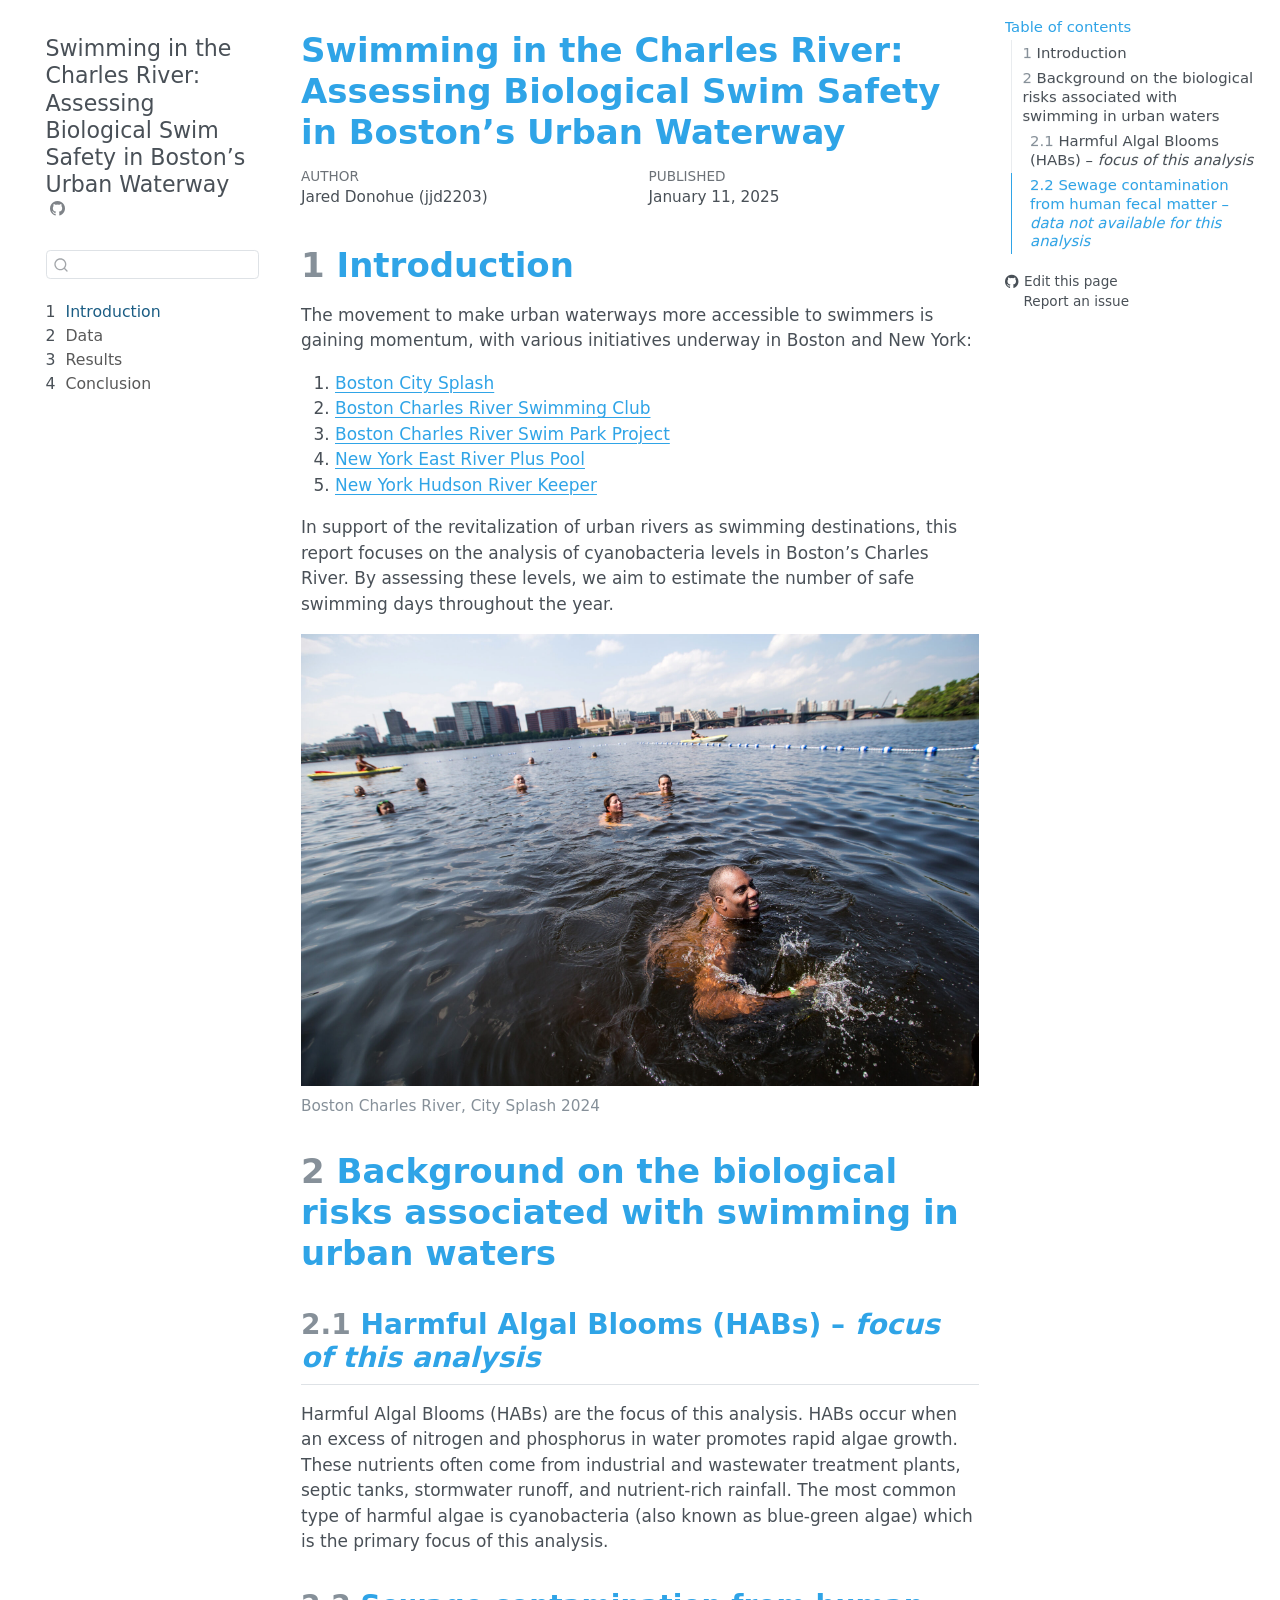
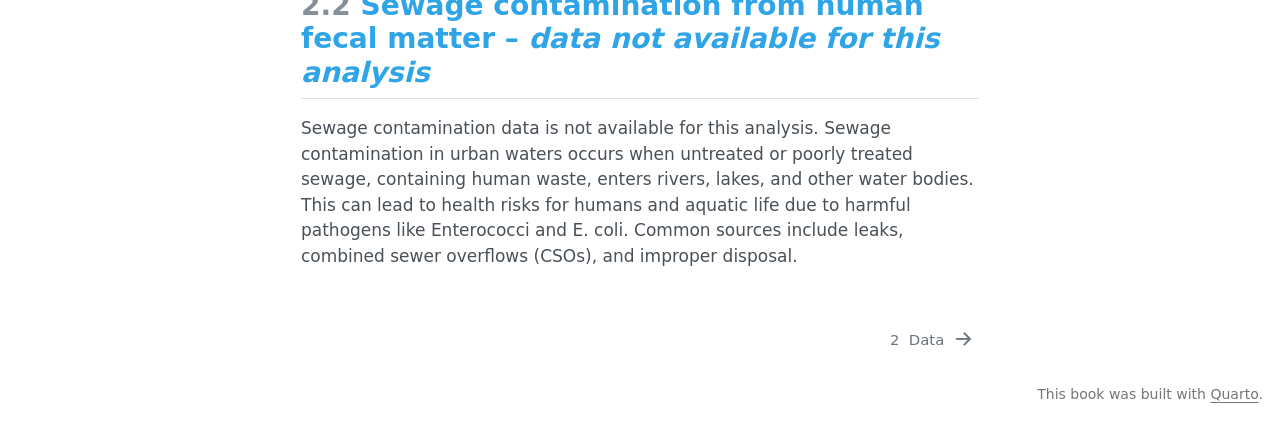
<file: docs/index.html>
<!DOCTYPE html>
<html xmlns="http://www.w3.org/1999/xhtml" lang="en" xml:lang="en"><head>

<meta charset="utf-8">
<meta name="generator" content="quarto-1.5.57">

<meta name="viewport" content="width=device-width, initial-scale=1.0, user-scalable=yes">

<meta name="author" content="Jared Donohue (jjd2203)">
<meta name="dcterms.date" content="2025-01-11">

<title>Swimming in the Charles River: Assessing Biological Swim Safety in Boston’s Urban Waterway</title>
<style>
code{white-space: pre-wrap;}
span.smallcaps{font-variant: small-caps;}
div.columns{display: flex; gap: min(4vw, 1.5em);}
div.column{flex: auto; overflow-x: auto;}
div.hanging-indent{margin-left: 1.5em; text-indent: -1.5em;}
ul.task-list{list-style: none;}
ul.task-list li input[type="checkbox"] {
  width: 0.8em;
  margin: 0 0.8em 0.2em -1em; /* quarto-specific, see https://github.com/quarto-dev/quarto-cli/issues/4556 */ 
  vertical-align: middle;
}
</style>


<script src="site_libs/quarto-nav/quarto-nav.js"></script>
<script src="site_libs/quarto-nav/headroom.min.js"></script>
<script src="site_libs/clipboard/clipboard.min.js"></script>
<script src="site_libs/quarto-search/autocomplete.umd.js"></script>
<script src="site_libs/quarto-search/fuse.min.js"></script>
<script src="site_libs/quarto-search/quarto-search.js"></script>
<meta name="quarto:offset" content="./">
<link href="./data.html" rel="next">
<script src="site_libs/quarto-html/quarto.js"></script>
<script src="site_libs/quarto-html/popper.min.js"></script>
<script src="site_libs/quarto-html/tippy.umd.min.js"></script>
<script src="site_libs/quarto-html/anchor.min.js"></script>
<link href="site_libs/quarto-html/tippy.css" rel="stylesheet">
<link href="site_libs/quarto-html/quarto-syntax-highlighting.css" rel="stylesheet" id="quarto-text-highlighting-styles">
<script src="site_libs/bootstrap/bootstrap.min.js"></script>
<link href="site_libs/bootstrap/bootstrap-icons.css" rel="stylesheet">
<link href="site_libs/bootstrap/bootstrap.min.css" rel="stylesheet" id="quarto-bootstrap" data-mode="light">
<script id="quarto-search-options" type="application/json">{
  "location": "sidebar",
  "copy-button": false,
  "collapse-after": 3,
  "panel-placement": "start",
  "type": "textbox",
  "limit": 50,
  "keyboard-shortcut": [
    "f",
    "/",
    "s"
  ],
  "show-item-context": false,
  "language": {
    "search-no-results-text": "No results",
    "search-matching-documents-text": "matching documents",
    "search-copy-link-title": "Copy link to search",
    "search-hide-matches-text": "Hide additional matches",
    "search-more-match-text": "more match in this document",
    "search-more-matches-text": "more matches in this document",
    "search-clear-button-title": "Clear",
    "search-text-placeholder": "",
    "search-detached-cancel-button-title": "Cancel",
    "search-submit-button-title": "Submit",
    "search-label": "Search"
  }
}</script>


</head>

<body class="nav-sidebar floating">

<div id="quarto-search-results"></div>
  <header id="quarto-header" class="headroom fixed-top">
  <nav class="quarto-secondary-nav">
    <div class="container-fluid d-flex">
      <button type="button" class="quarto-btn-toggle btn" data-bs-toggle="collapse" role="button" data-bs-target=".quarto-sidebar-collapse-item" aria-controls="quarto-sidebar" aria-expanded="false" aria-label="Toggle sidebar navigation" onclick="if (window.quartoToggleHeadroom) { window.quartoToggleHeadroom(); }">
        <i class="bi bi-layout-text-sidebar-reverse"></i>
      </button>
        <nav class="quarto-page-breadcrumbs" aria-label="breadcrumb"><ol class="breadcrumb"><li class="breadcrumb-item"><a href="./index.html"><span class="chapter-number">1</span>&nbsp; <span class="chapter-title">Introduction</span></a></li></ol></nav>
        <a class="flex-grow-1" role="navigation" data-bs-toggle="collapse" data-bs-target=".quarto-sidebar-collapse-item" aria-controls="quarto-sidebar" aria-expanded="false" aria-label="Toggle sidebar navigation" onclick="if (window.quartoToggleHeadroom) { window.quartoToggleHeadroom(); }">      
        </a>
      <button type="button" class="btn quarto-search-button" aria-label="Search" onclick="window.quartoOpenSearch();">
        <i class="bi bi-search"></i>
      </button>
    </div>
  </nav>
</header>
<!-- content -->
<div id="quarto-content" class="quarto-container page-columns page-rows-contents page-layout-article">
<!-- sidebar -->
  <nav id="quarto-sidebar" class="sidebar collapse collapse-horizontal quarto-sidebar-collapse-item sidebar-navigation floating overflow-auto">
    <div class="pt-lg-2 mt-2 text-left sidebar-header">
    <div class="sidebar-title mb-0 py-0">
      <a href="./">Swimming in the Charles River: Assessing Biological Swim Safety in Boston’s Urban Waterway</a> 
        <div class="sidebar-tools-main">
    <a href="https://github.com/jdonohue44/SwimTheCharlesRiver" title="Source Code" class="quarto-navigation-tool px-1" aria-label="Source Code"><i class="bi bi-github"></i></a>
</div>
    </div>
      </div>
        <div class="mt-2 flex-shrink-0 align-items-center">
        <div class="sidebar-search">
        <div id="quarto-search" class="" title="Search"></div>
        </div>
        </div>
    <div class="sidebar-menu-container"> 
    <ul class="list-unstyled mt-1">
        <li class="sidebar-item">
  <div class="sidebar-item-container"> 
  <a href="./index.html" class="sidebar-item-text sidebar-link active">
 <span class="menu-text"><span class="chapter-number">1</span>&nbsp; <span class="chapter-title">Introduction</span></span></a>
  </div>
</li>
        <li class="sidebar-item">
  <div class="sidebar-item-container"> 
  <a href="./data.html" class="sidebar-item-text sidebar-link">
 <span class="menu-text"><span class="chapter-number">2</span>&nbsp; <span class="chapter-title">Data</span></span></a>
  </div>
</li>
        <li class="sidebar-item">
  <div class="sidebar-item-container"> 
  <a href="./results.html" class="sidebar-item-text sidebar-link">
 <span class="menu-text"><span class="chapter-number">3</span>&nbsp; <span class="chapter-title">Results</span></span></a>
  </div>
</li>
        <li class="sidebar-item">
  <div class="sidebar-item-container"> 
  <a href="./conclusion.html" class="sidebar-item-text sidebar-link">
 <span class="menu-text"><span class="chapter-number">4</span>&nbsp; <span class="chapter-title">Conclusion</span></span></a>
  </div>
</li>
    </ul>
    </div>
</nav>
<div id="quarto-sidebar-glass" class="quarto-sidebar-collapse-item" data-bs-toggle="collapse" data-bs-target=".quarto-sidebar-collapse-item"></div>
<!-- margin-sidebar -->
    <div id="quarto-margin-sidebar" class="sidebar margin-sidebar">
        <nav id="TOC" role="doc-toc" class="toc-active">
    <h2 id="toc-title">Table of contents</h2>
   
  <ul>
  <li><a href="#introduction" id="toc-introduction" class="nav-link active" data-scroll-target="#introduction"><span class="header-section-number">1</span> Introduction</a></li>
  <li><a href="#background-on-the-biological-risks-associated-with-swimming-in-urban-waters" id="toc-background-on-the-biological-risks-associated-with-swimming-in-urban-waters" class="nav-link" data-scroll-target="#background-on-the-biological-risks-associated-with-swimming-in-urban-waters"><span class="header-section-number">2</span> Background on the biological risks associated with swimming in urban waters</a>
  <ul class="collapse">
  <li><a href="#harmful-algal-blooms-habs-focus-of-this-analysis" id="toc-harmful-algal-blooms-habs-focus-of-this-analysis" class="nav-link" data-scroll-target="#harmful-algal-blooms-habs-focus-of-this-analysis"><span class="header-section-number">2.1</span> Harmful Algal Blooms (HABs) – <em>focus of this analysis</em></a></li>
  <li><a href="#sewage-contamination-from-human-fecal-matter-data-not-available-for-this-analysis" id="toc-sewage-contamination-from-human-fecal-matter-data-not-available-for-this-analysis" class="nav-link" data-scroll-target="#sewage-contamination-from-human-fecal-matter-data-not-available-for-this-analysis"><span class="header-section-number">2.2</span> Sewage contamination from human fecal matter – <em>data not available for this analysis</em></a></li>
  </ul></li>
  </ul>
<div class="toc-actions"><ul><li><a href="https://github.com/jdonohue44/SwimTheCharlesRiver/edit/main/index.qmd" class="toc-action"><i class="bi bi-github"></i>Edit this page</a></li><li><a href="https://github.com/jdonohue44/SwimTheCharlesRiver/issues/new" class="toc-action"><i class="bi empty"></i>Report an issue</a></li></ul></div></nav>
    </div>
<!-- main -->
<main class="content" id="quarto-document-content">

<header id="title-block-header" class="quarto-title-block default">
<div class="quarto-title">
<h1 class="title">Swimming in the Charles River: Assessing Biological Swim Safety in Boston’s Urban Waterway</h1>
</div>



<div class="quarto-title-meta">

    <div>
    <div class="quarto-title-meta-heading">Author</div>
    <div class="quarto-title-meta-contents">
             <p>Jared Donohue (jjd2203) </p>
          </div>
  </div>
    
    <div>
    <div class="quarto-title-meta-heading">Published</div>
    <div class="quarto-title-meta-contents">
      <p class="date">January 11, 2025</p>
    </div>
  </div>
  
    
  </div>
  


</header>


<section id="introduction" class="level1" data-number="1">
<h1 data-number="1"><span class="header-section-number">1</span> Introduction</h1>
<p>The movement to make urban waterways more accessible to swimmers is gaining momentum, with various initiatives underway in Boston and New York:</p>
<ol type="1">
<li><a href="https://thecharles.org/city-splash/">Boston City Splash</a></li>
<li><a href="https://www.charlesriverswimmingclub.org/">Boston Charles River Swimming Club</a></li>
<li><a href="https://thecharles.org/swim-park-project/">Boston Charles River Swim Park Project</a></li>
<li><a href="https://pluspool.com/pool/design/">New York East River Plus Pool</a></li>
<li><a href="https://www.riverkeeper.org/">New York Hudson River Keeper</a></li>
</ol>
<p>In support of the revitalization of urban rivers as swimming destinations, this report focuses on the analysis of cyanobacteria levels in Boston’s Charles River. By assessing these levels, we aim to estimate the number of safe swimming days throughout the year.</p>
<div class="quarto-figure quarto-figure-center">
<figure class="figure">
<p><img src="./img/citysplash2024.jpg" class="img-fluid figure-img" style="width:100.0%"></p>
<figcaption>Boston Charles River, City Splash 2024</figcaption>
</figure>
</div>
</section>
<section id="background-on-the-biological-risks-associated-with-swimming-in-urban-waters" class="level1" data-number="2">
<h1 data-number="2"><span class="header-section-number">2</span> Background on the biological risks associated with swimming in urban waters</h1>
<section id="harmful-algal-blooms-habs-focus-of-this-analysis" class="level2" data-number="2.1">
<h2 data-number="2.1" class="anchored" data-anchor-id="harmful-algal-blooms-habs-focus-of-this-analysis"><span class="header-section-number">2.1</span> Harmful Algal Blooms (HABs) – <em>focus of this analysis</em></h2>
<p>Harmful Algal Blooms (HABs) are the focus of this analysis. HABs occur when an excess of nitrogen and phosphorus in water promotes rapid algae growth. These nutrients often come from industrial and wastewater treatment plants, septic tanks, stormwater runoff, and nutrient-rich rainfall. The most common type of harmful algae is cyanobacteria (also known as blue-green algae) which is the primary focus of this analysis.</p>
</section>
<section id="sewage-contamination-from-human-fecal-matter-data-not-available-for-this-analysis" class="level2" data-number="2.2">
<h2 data-number="2.2" class="anchored" data-anchor-id="sewage-contamination-from-human-fecal-matter-data-not-available-for-this-analysis"><span class="header-section-number">2.2</span> Sewage contamination from human fecal matter – <em>data not available for this analysis</em></h2>
<p>Sewage contamination data is not available for this analysis. Sewage contamination in urban waters occurs when untreated or poorly treated sewage, containing human waste, enters rivers, lakes, and other water bodies. This can lead to health risks for humans and aquatic life due to harmful pathogens like Enterococci and E. coli. Common sources include leaks, combined sewer overflows (CSOs), and improper disposal.</p>


</section>
</section>

</main> <!-- /main -->
<script id="quarto-html-after-body" type="application/javascript">
window.document.addEventListener("DOMContentLoaded", function (event) {
  const toggleBodyColorMode = (bsSheetEl) => {
    const mode = bsSheetEl.getAttribute("data-mode");
    const bodyEl = window.document.querySelector("body");
    if (mode === "dark") {
      bodyEl.classList.add("quarto-dark");
      bodyEl.classList.remove("quarto-light");
    } else {
      bodyEl.classList.add("quarto-light");
      bodyEl.classList.remove("quarto-dark");
    }
  }
  const toggleBodyColorPrimary = () => {
    const bsSheetEl = window.document.querySelector("link#quarto-bootstrap");
    if (bsSheetEl) {
      toggleBodyColorMode(bsSheetEl);
    }
  }
  toggleBodyColorPrimary();  
  const icon = "";
  const anchorJS = new window.AnchorJS();
  anchorJS.options = {
    placement: 'right',
    icon: icon
  };
  anchorJS.add('.anchored');
  const isCodeAnnotation = (el) => {
    for (const clz of el.classList) {
      if (clz.startsWith('code-annotation-')) {                     
        return true;
      }
    }
    return false;
  }
  const onCopySuccess = function(e) {
    // button target
    const button = e.trigger;
    // don't keep focus
    button.blur();
    // flash "checked"
    button.classList.add('code-copy-button-checked');
    var currentTitle = button.getAttribute("title");
    button.setAttribute("title", "Copied!");
    let tooltip;
    if (window.bootstrap) {
      button.setAttribute("data-bs-toggle", "tooltip");
      button.setAttribute("data-bs-placement", "left");
      button.setAttribute("data-bs-title", "Copied!");
      tooltip = new bootstrap.Tooltip(button, 
        { trigger: "manual", 
          customClass: "code-copy-button-tooltip",
          offset: [0, -8]});
      tooltip.show();    
    }
    setTimeout(function() {
      if (tooltip) {
        tooltip.hide();
        button.removeAttribute("data-bs-title");
        button.removeAttribute("data-bs-toggle");
        button.removeAttribute("data-bs-placement");
      }
      button.setAttribute("title", currentTitle);
      button.classList.remove('code-copy-button-checked');
    }, 1000);
    // clear code selection
    e.clearSelection();
  }
  const getTextToCopy = function(trigger) {
      const codeEl = trigger.previousElementSibling.cloneNode(true);
      for (const childEl of codeEl.children) {
        if (isCodeAnnotation(childEl)) {
          childEl.remove();
        }
      }
      return codeEl.innerText;
  }
  const clipboard = new window.ClipboardJS('.code-copy-button:not([data-in-quarto-modal])', {
    text: getTextToCopy
  });
  clipboard.on('success', onCopySuccess);
  if (window.document.getElementById('quarto-embedded-source-code-modal')) {
    // For code content inside modals, clipBoardJS needs to be initialized with a container option
    // TODO: Check when it could be a function (https://github.com/zenorocha/clipboard.js/issues/860)
    const clipboardModal = new window.ClipboardJS('.code-copy-button[data-in-quarto-modal]', {
      text: getTextToCopy,
      container: window.document.getElementById('quarto-embedded-source-code-modal')
    });
    clipboardModal.on('success', onCopySuccess);
  }
    var localhostRegex = new RegExp(/^(?:http|https):\/\/localhost\:?[0-9]*\//);
    var mailtoRegex = new RegExp(/^mailto:/);
      var filterRegex = new RegExp('/' + window.location.host + '/');
    var isInternal = (href) => {
        return filterRegex.test(href) || localhostRegex.test(href) || mailtoRegex.test(href);
    }
    // Inspect non-navigation links and adorn them if external
 	var links = window.document.querySelectorAll('a[href]:not(.nav-link):not(.navbar-brand):not(.toc-action):not(.sidebar-link):not(.sidebar-item-toggle):not(.pagination-link):not(.no-external):not([aria-hidden]):not(.dropdown-item):not(.quarto-navigation-tool):not(.about-link)');
    for (var i=0; i<links.length; i++) {
      const link = links[i];
      if (!isInternal(link.href)) {
        // undo the damage that might have been done by quarto-nav.js in the case of
        // links that we want to consider external
        if (link.dataset.originalHref !== undefined) {
          link.href = link.dataset.originalHref;
        }
      }
    }
  function tippyHover(el, contentFn, onTriggerFn, onUntriggerFn) {
    const config = {
      allowHTML: true,
      maxWidth: 500,
      delay: 100,
      arrow: false,
      appendTo: function(el) {
          return el.parentElement;
      },
      interactive: true,
      interactiveBorder: 10,
      theme: 'quarto',
      placement: 'bottom-start',
    };
    if (contentFn) {
      config.content = contentFn;
    }
    if (onTriggerFn) {
      config.onTrigger = onTriggerFn;
    }
    if (onUntriggerFn) {
      config.onUntrigger = onUntriggerFn;
    }
    window.tippy(el, config); 
  }
  const noterefs = window.document.querySelectorAll('a[role="doc-noteref"]');
  for (var i=0; i<noterefs.length; i++) {
    const ref = noterefs[i];
    tippyHover(ref, function() {
      // use id or data attribute instead here
      let href = ref.getAttribute('data-footnote-href') || ref.getAttribute('href');
      try { href = new URL(href).hash; } catch {}
      const id = href.replace(/^#\/?/, "");
      const note = window.document.getElementById(id);
      if (note) {
        return note.innerHTML;
      } else {
        return "";
      }
    });
  }
  const xrefs = window.document.querySelectorAll('a.quarto-xref');
  const processXRef = (id, note) => {
    // Strip column container classes
    const stripColumnClz = (el) => {
      el.classList.remove("page-full", "page-columns");
      if (el.children) {
        for (const child of el.children) {
          stripColumnClz(child);
        }
      }
    }
    stripColumnClz(note)
    if (id === null || id.startsWith('sec-')) {
      // Special case sections, only their first couple elements
      const container = document.createElement("div");
      if (note.children && note.children.length > 2) {
        container.appendChild(note.children[0].cloneNode(true));
        for (let i = 1; i < note.children.length; i++) {
          const child = note.children[i];
          if (child.tagName === "P" && child.innerText === "") {
            continue;
          } else {
            container.appendChild(child.cloneNode(true));
            break;
          }
        }
        if (window.Quarto?.typesetMath) {
          window.Quarto.typesetMath(container);
        }
        return container.innerHTML
      } else {
        if (window.Quarto?.typesetMath) {
          window.Quarto.typesetMath(note);
        }
        return note.innerHTML;
      }
    } else {
      // Remove any anchor links if they are present
      const anchorLink = note.querySelector('a.anchorjs-link');
      if (anchorLink) {
        anchorLink.remove();
      }
      if (window.Quarto?.typesetMath) {
        window.Quarto.typesetMath(note);
      }
      // TODO in 1.5, we should make sure this works without a callout special case
      if (note.classList.contains("callout")) {
        return note.outerHTML;
      } else {
        return note.innerHTML;
      }
    }
  }
  for (var i=0; i<xrefs.length; i++) {
    const xref = xrefs[i];
    tippyHover(xref, undefined, function(instance) {
      instance.disable();
      let url = xref.getAttribute('href');
      let hash = undefined; 
      if (url.startsWith('#')) {
        hash = url;
      } else {
        try { hash = new URL(url).hash; } catch {}
      }
      if (hash) {
        const id = hash.replace(/^#\/?/, "");
        const note = window.document.getElementById(id);
        if (note !== null) {
          try {
            const html = processXRef(id, note.cloneNode(true));
            instance.setContent(html);
          } finally {
            instance.enable();
            instance.show();
          }
        } else {
          // See if we can fetch this
          fetch(url.split('#')[0])
          .then(res => res.text())
          .then(html => {
            const parser = new DOMParser();
            const htmlDoc = parser.parseFromString(html, "text/html");
            const note = htmlDoc.getElementById(id);
            if (note !== null) {
              const html = processXRef(id, note);
              instance.setContent(html);
            } 
          }).finally(() => {
            instance.enable();
            instance.show();
          });
        }
      } else {
        // See if we can fetch a full url (with no hash to target)
        // This is a special case and we should probably do some content thinning / targeting
        fetch(url)
        .then(res => res.text())
        .then(html => {
          const parser = new DOMParser();
          const htmlDoc = parser.parseFromString(html, "text/html");
          const note = htmlDoc.querySelector('main.content');
          if (note !== null) {
            // This should only happen for chapter cross references
            // (since there is no id in the URL)
            // remove the first header
            if (note.children.length > 0 && note.children[0].tagName === "HEADER") {
              note.children[0].remove();
            }
            const html = processXRef(null, note);
            instance.setContent(html);
          } 
        }).finally(() => {
          instance.enable();
          instance.show();
        });
      }
    }, function(instance) {
    });
  }
      let selectedAnnoteEl;
      const selectorForAnnotation = ( cell, annotation) => {
        let cellAttr = 'data-code-cell="' + cell + '"';
        let lineAttr = 'data-code-annotation="' +  annotation + '"';
        const selector = 'span[' + cellAttr + '][' + lineAttr + ']';
        return selector;
      }
      const selectCodeLines = (annoteEl) => {
        const doc = window.document;
        const targetCell = annoteEl.getAttribute("data-target-cell");
        const targetAnnotation = annoteEl.getAttribute("data-target-annotation");
        const annoteSpan = window.document.querySelector(selectorForAnnotation(targetCell, targetAnnotation));
        const lines = annoteSpan.getAttribute("data-code-lines").split(",");
        const lineIds = lines.map((line) => {
          return targetCell + "-" + line;
        })
        let top = null;
        let height = null;
        let parent = null;
        if (lineIds.length > 0) {
            //compute the position of the single el (top and bottom and make a div)
            const el = window.document.getElementById(lineIds[0]);
            top = el.offsetTop;
            height = el.offsetHeight;
            parent = el.parentElement.parentElement;
          if (lineIds.length > 1) {
            const lastEl = window.document.getElementById(lineIds[lineIds.length - 1]);
            const bottom = lastEl.offsetTop + lastEl.offsetHeight;
            height = bottom - top;
          }
          if (top !== null && height !== null && parent !== null) {
            // cook up a div (if necessary) and position it 
            let div = window.document.getElementById("code-annotation-line-highlight");
            if (div === null) {
              div = window.document.createElement("div");
              div.setAttribute("id", "code-annotation-line-highlight");
              div.style.position = 'absolute';
              parent.appendChild(div);
            }
            div.style.top = top - 2 + "px";
            div.style.height = height + 4 + "px";
            div.style.left = 0;
            let gutterDiv = window.document.getElementById("code-annotation-line-highlight-gutter");
            if (gutterDiv === null) {
              gutterDiv = window.document.createElement("div");
              gutterDiv.setAttribute("id", "code-annotation-line-highlight-gutter");
              gutterDiv.style.position = 'absolute';
              const codeCell = window.document.getElementById(targetCell);
              const gutter = codeCell.querySelector('.code-annotation-gutter');
              gutter.appendChild(gutterDiv);
            }
            gutterDiv.style.top = top - 2 + "px";
            gutterDiv.style.height = height + 4 + "px";
          }
          selectedAnnoteEl = annoteEl;
        }
      };
      const unselectCodeLines = () => {
        const elementsIds = ["code-annotation-line-highlight", "code-annotation-line-highlight-gutter"];
        elementsIds.forEach((elId) => {
          const div = window.document.getElementById(elId);
          if (div) {
            div.remove();
          }
        });
        selectedAnnoteEl = undefined;
      };
        // Handle positioning of the toggle
    window.addEventListener(
      "resize",
      throttle(() => {
        elRect = undefined;
        if (selectedAnnoteEl) {
          selectCodeLines(selectedAnnoteEl);
        }
      }, 10)
    );
    function throttle(fn, ms) {
    let throttle = false;
    let timer;
      return (...args) => {
        if(!throttle) { // first call gets through
            fn.apply(this, args);
            throttle = true;
        } else { // all the others get throttled
            if(timer) clearTimeout(timer); // cancel #2
            timer = setTimeout(() => {
              fn.apply(this, args);
              timer = throttle = false;
            }, ms);
        }
      };
    }
      // Attach click handler to the DT
      const annoteDls = window.document.querySelectorAll('dt[data-target-cell]');
      for (const annoteDlNode of annoteDls) {
        annoteDlNode.addEventListener('click', (event) => {
          const clickedEl = event.target;
          if (clickedEl !== selectedAnnoteEl) {
            unselectCodeLines();
            const activeEl = window.document.querySelector('dt[data-target-cell].code-annotation-active');
            if (activeEl) {
              activeEl.classList.remove('code-annotation-active');
            }
            selectCodeLines(clickedEl);
            clickedEl.classList.add('code-annotation-active');
          } else {
            // Unselect the line
            unselectCodeLines();
            clickedEl.classList.remove('code-annotation-active');
          }
        });
      }
  const findCites = (el) => {
    const parentEl = el.parentElement;
    if (parentEl) {
      const cites = parentEl.dataset.cites;
      if (cites) {
        return {
          el,
          cites: cites.split(' ')
        };
      } else {
        return findCites(el.parentElement)
      }
    } else {
      return undefined;
    }
  };
  var bibliorefs = window.document.querySelectorAll('a[role="doc-biblioref"]');
  for (var i=0; i<bibliorefs.length; i++) {
    const ref = bibliorefs[i];
    const citeInfo = findCites(ref);
    if (citeInfo) {
      tippyHover(citeInfo.el, function() {
        var popup = window.document.createElement('div');
        citeInfo.cites.forEach(function(cite) {
          var citeDiv = window.document.createElement('div');
          citeDiv.classList.add('hanging-indent');
          citeDiv.classList.add('csl-entry');
          var biblioDiv = window.document.getElementById('ref-' + cite);
          if (biblioDiv) {
            citeDiv.innerHTML = biblioDiv.innerHTML;
          }
          popup.appendChild(citeDiv);
        });
        return popup.innerHTML;
      });
    }
  }
});
</script>
<nav class="page-navigation">
  <div class="nav-page nav-page-previous">
  </div>
  <div class="nav-page nav-page-next">
      <a href="./data.html" class="pagination-link" aria-label="Data">
        <span class="nav-page-text"><span class="chapter-number">2</span>&nbsp; <span class="chapter-title">Data</span></span> <i class="bi bi-arrow-right-short"></i>
      </a>
  </div>
</nav>
</div> <!-- /content -->
<footer class="footer">
  <div class="nav-footer">
    <div class="nav-footer-left">
      &nbsp;
    </div>   
    <div class="nav-footer-center">
      &nbsp;
    <div class="toc-actions d-sm-block d-md-none"><ul><li><a href="https://github.com/jdonohue44/SwimTheCharlesRiver/edit/main/index.qmd" class="toc-action"><i class="bi bi-github"></i>Edit this page</a></li><li><a href="https://github.com/jdonohue44/SwimTheCharlesRiver/issues/new" class="toc-action"><i class="bi empty"></i>Report an issue</a></li></ul></div></div>
    <div class="nav-footer-right">
<p>This book was built with <a href="https://quarto.org/">Quarto</a>.</p>
</div>
  </div>
</footer>




</body></html>
</file>
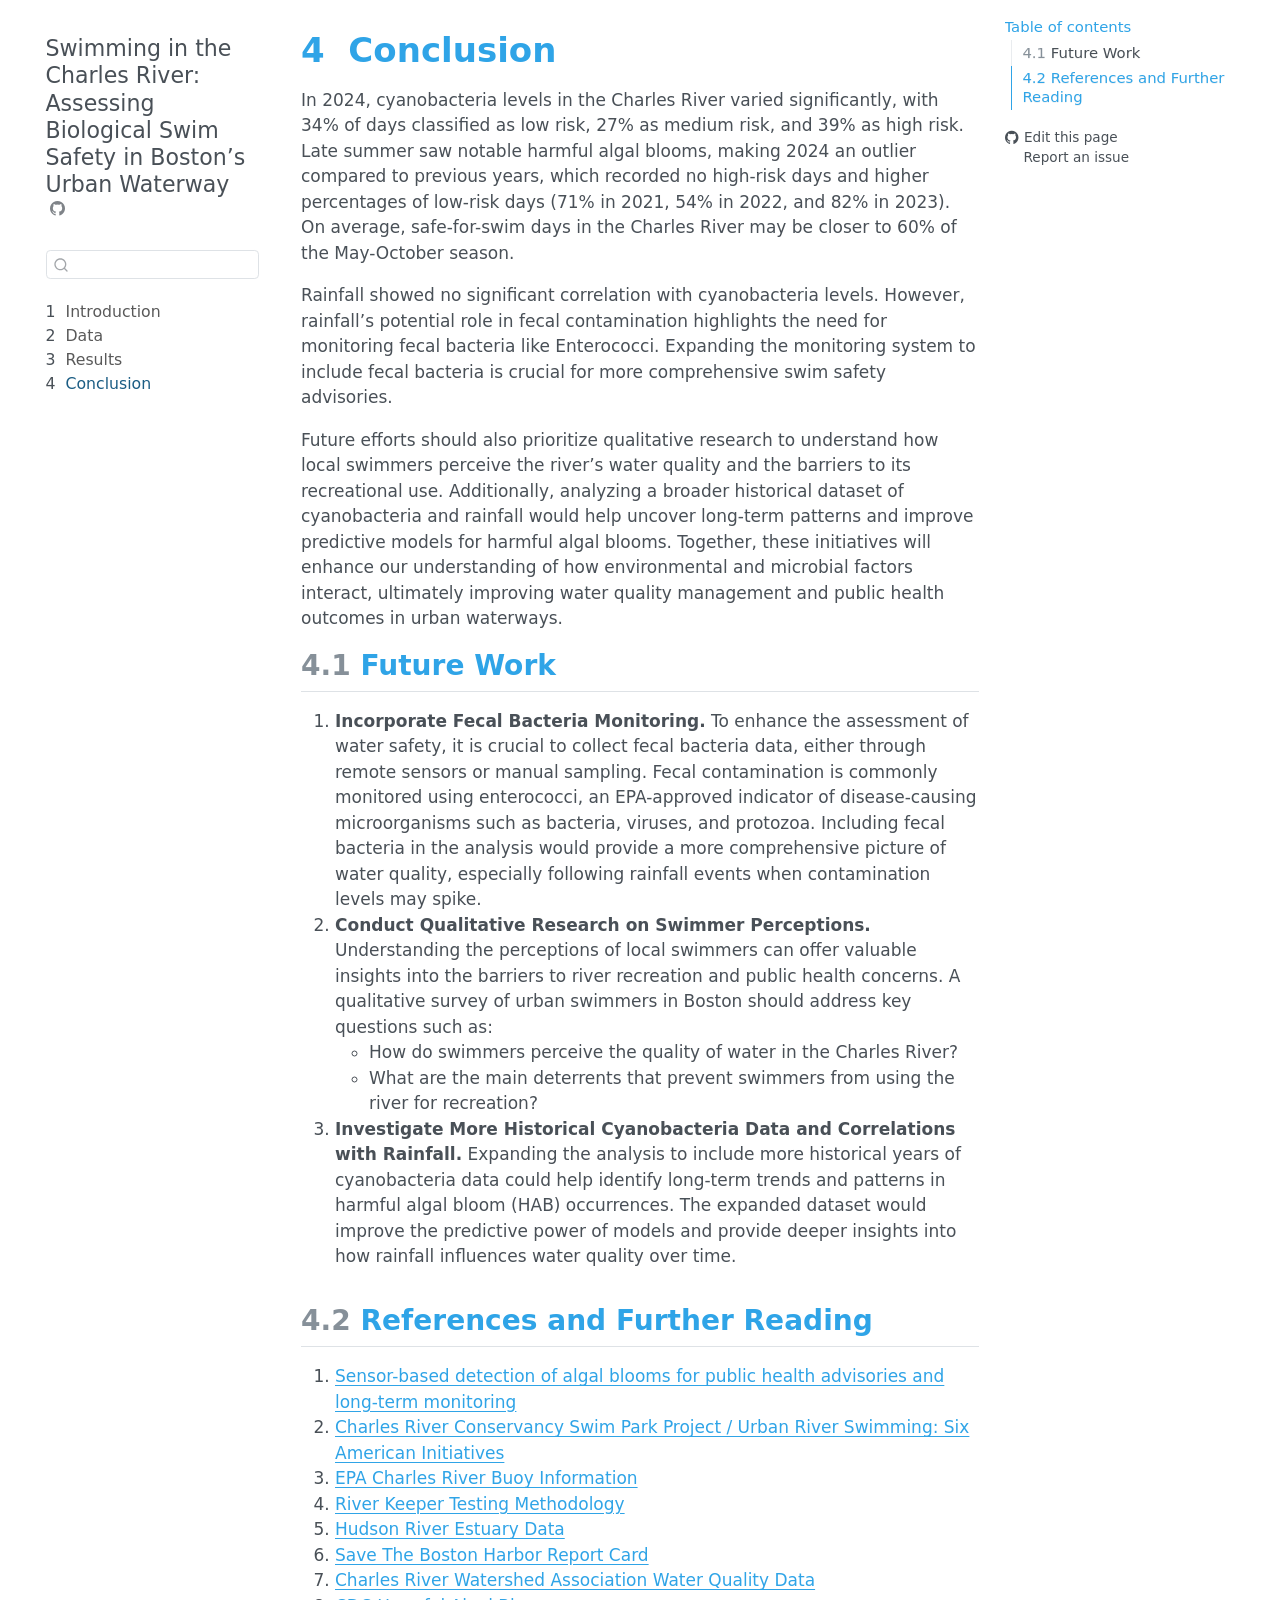
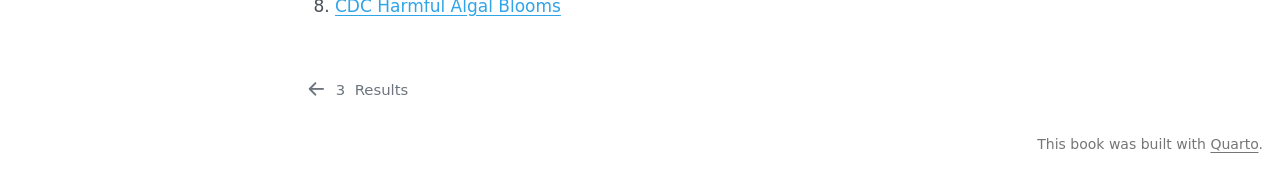
<file: docs/conclusion.html>
<!DOCTYPE html>
<html xmlns="http://www.w3.org/1999/xhtml" lang="en" xml:lang="en"><head>

<meta charset="utf-8">
<meta name="generator" content="quarto-1.5.57">

<meta name="viewport" content="width=device-width, initial-scale=1.0, user-scalable=yes">


<title>4&nbsp; Conclusion – Swimming in the Charles River: Assessing Biological Swim Safety in Boston's Urban Waterway</title>
<style>
code{white-space: pre-wrap;}
span.smallcaps{font-variant: small-caps;}
div.columns{display: flex; gap: min(4vw, 1.5em);}
div.column{flex: auto; overflow-x: auto;}
div.hanging-indent{margin-left: 1.5em; text-indent: -1.5em;}
ul.task-list{list-style: none;}
ul.task-list li input[type="checkbox"] {
  width: 0.8em;
  margin: 0 0.8em 0.2em -1em; /* quarto-specific, see https://github.com/quarto-dev/quarto-cli/issues/4556 */ 
  vertical-align: middle;
}
</style>


<script src="site_libs/quarto-nav/quarto-nav.js"></script>
<script src="site_libs/quarto-nav/headroom.min.js"></script>
<script src="site_libs/clipboard/clipboard.min.js"></script>
<script src="site_libs/quarto-search/autocomplete.umd.js"></script>
<script src="site_libs/quarto-search/fuse.min.js"></script>
<script src="site_libs/quarto-search/quarto-search.js"></script>
<meta name="quarto:offset" content="./">
<link href="./results.html" rel="prev">
<script src="site_libs/quarto-html/quarto.js"></script>
<script src="site_libs/quarto-html/popper.min.js"></script>
<script src="site_libs/quarto-html/tippy.umd.min.js"></script>
<script src="site_libs/quarto-html/anchor.min.js"></script>
<link href="site_libs/quarto-html/tippy.css" rel="stylesheet">
<link href="site_libs/quarto-html/quarto-syntax-highlighting.css" rel="stylesheet" id="quarto-text-highlighting-styles">
<script src="site_libs/bootstrap/bootstrap.min.js"></script>
<link href="site_libs/bootstrap/bootstrap-icons.css" rel="stylesheet">
<link href="site_libs/bootstrap/bootstrap.min.css" rel="stylesheet" id="quarto-bootstrap" data-mode="light">
<script id="quarto-search-options" type="application/json">{
  "location": "sidebar",
  "copy-button": false,
  "collapse-after": 3,
  "panel-placement": "start",
  "type": "textbox",
  "limit": 50,
  "keyboard-shortcut": [
    "f",
    "/",
    "s"
  ],
  "show-item-context": false,
  "language": {
    "search-no-results-text": "No results",
    "search-matching-documents-text": "matching documents",
    "search-copy-link-title": "Copy link to search",
    "search-hide-matches-text": "Hide additional matches",
    "search-more-match-text": "more match in this document",
    "search-more-matches-text": "more matches in this document",
    "search-clear-button-title": "Clear",
    "search-text-placeholder": "",
    "search-detached-cancel-button-title": "Cancel",
    "search-submit-button-title": "Submit",
    "search-label": "Search"
  }
}</script>


</head>

<body class="nav-sidebar floating">

<div id="quarto-search-results"></div>
  <header id="quarto-header" class="headroom fixed-top">
  <nav class="quarto-secondary-nav">
    <div class="container-fluid d-flex">
      <button type="button" class="quarto-btn-toggle btn" data-bs-toggle="collapse" role="button" data-bs-target=".quarto-sidebar-collapse-item" aria-controls="quarto-sidebar" aria-expanded="false" aria-label="Toggle sidebar navigation" onclick="if (window.quartoToggleHeadroom) { window.quartoToggleHeadroom(); }">
        <i class="bi bi-layout-text-sidebar-reverse"></i>
      </button>
        <nav class="quarto-page-breadcrumbs" aria-label="breadcrumb"><ol class="breadcrumb"><li class="breadcrumb-item"><a href="./conclusion.html"><span class="chapter-number">4</span>&nbsp; <span class="chapter-title">Conclusion</span></a></li></ol></nav>
        <a class="flex-grow-1" role="navigation" data-bs-toggle="collapse" data-bs-target=".quarto-sidebar-collapse-item" aria-controls="quarto-sidebar" aria-expanded="false" aria-label="Toggle sidebar navigation" onclick="if (window.quartoToggleHeadroom) { window.quartoToggleHeadroom(); }">      
        </a>
      <button type="button" class="btn quarto-search-button" aria-label="Search" onclick="window.quartoOpenSearch();">
        <i class="bi bi-search"></i>
      </button>
    </div>
  </nav>
</header>
<!-- content -->
<div id="quarto-content" class="quarto-container page-columns page-rows-contents page-layout-article">
<!-- sidebar -->
  <nav id="quarto-sidebar" class="sidebar collapse collapse-horizontal quarto-sidebar-collapse-item sidebar-navigation floating overflow-auto">
    <div class="pt-lg-2 mt-2 text-left sidebar-header">
    <div class="sidebar-title mb-0 py-0">
      <a href="./">Swimming in the Charles River: Assessing Biological Swim Safety in Boston’s Urban Waterway</a> 
        <div class="sidebar-tools-main">
    <a href="https://github.com/jdonohue44/SwimTheCharlesRiver" title="Source Code" class="quarto-navigation-tool px-1" aria-label="Source Code"><i class="bi bi-github"></i></a>
</div>
    </div>
      </div>
        <div class="mt-2 flex-shrink-0 align-items-center">
        <div class="sidebar-search">
        <div id="quarto-search" class="" title="Search"></div>
        </div>
        </div>
    <div class="sidebar-menu-container"> 
    <ul class="list-unstyled mt-1">
        <li class="sidebar-item">
  <div class="sidebar-item-container"> 
  <a href="./index.html" class="sidebar-item-text sidebar-link">
 <span class="menu-text"><span class="chapter-number">1</span>&nbsp; <span class="chapter-title">Introduction</span></span></a>
  </div>
</li>
        <li class="sidebar-item">
  <div class="sidebar-item-container"> 
  <a href="./data.html" class="sidebar-item-text sidebar-link">
 <span class="menu-text"><span class="chapter-number">2</span>&nbsp; <span class="chapter-title">Data</span></span></a>
  </div>
</li>
        <li class="sidebar-item">
  <div class="sidebar-item-container"> 
  <a href="./results.html" class="sidebar-item-text sidebar-link">
 <span class="menu-text"><span class="chapter-number">3</span>&nbsp; <span class="chapter-title">Results</span></span></a>
  </div>
</li>
        <li class="sidebar-item">
  <div class="sidebar-item-container"> 
  <a href="./conclusion.html" class="sidebar-item-text sidebar-link active">
 <span class="menu-text"><span class="chapter-number">4</span>&nbsp; <span class="chapter-title">Conclusion</span></span></a>
  </div>
</li>
    </ul>
    </div>
</nav>
<div id="quarto-sidebar-glass" class="quarto-sidebar-collapse-item" data-bs-toggle="collapse" data-bs-target=".quarto-sidebar-collapse-item"></div>
<!-- margin-sidebar -->
    <div id="quarto-margin-sidebar" class="sidebar margin-sidebar">
        <nav id="TOC" role="doc-toc" class="toc-active">
    <h2 id="toc-title">Table of contents</h2>
   
  <ul>
  <li><a href="#future-work" id="toc-future-work" class="nav-link active" data-scroll-target="#future-work"><span class="header-section-number">4.1</span> Future Work</a></li>
  <li><a href="#references-and-further-reading" id="toc-references-and-further-reading" class="nav-link" data-scroll-target="#references-and-further-reading"><span class="header-section-number">4.2</span> References and Further Reading</a></li>
  </ul>
<div class="toc-actions"><ul><li><a href="https://github.com/jdonohue44/SwimTheCharlesRiver/edit/main/conclusion.qmd" class="toc-action"><i class="bi bi-github"></i>Edit this page</a></li><li><a href="https://github.com/jdonohue44/SwimTheCharlesRiver/issues/new" class="toc-action"><i class="bi empty"></i>Report an issue</a></li></ul></div></nav>
    </div>
<!-- main -->
<main class="content" id="quarto-document-content">

<header id="title-block-header" class="quarto-title-block default">
<div class="quarto-title">
<h1 class="title"><span class="chapter-number">4</span>&nbsp; <span class="chapter-title">Conclusion</span></h1>
</div>



<div class="quarto-title-meta">

    
  
    
  </div>
  


</header>


<p>In 2024, cyanobacteria levels in the Charles River varied significantly, with 34% of days classified as low risk, 27% as medium risk, and 39% as high risk. Late summer saw notable harmful algal blooms, making 2024 an outlier compared to previous years, which recorded no high-risk days and higher percentages of low-risk days (71% in 2021, 54% in 2022, and 82% in 2023). On average, safe-for-swim days in the Charles River may be closer to 60% of the May-October season.</p>
<p>Rainfall showed no significant correlation with cyanobacteria levels. However, rainfall’s potential role in fecal contamination highlights the need for monitoring fecal bacteria like Enterococci. Expanding the monitoring system to include fecal bacteria is crucial for more comprehensive swim safety advisories.</p>
<p>Future efforts should also prioritize qualitative research to understand how local swimmers perceive the river’s water quality and the barriers to its recreational use. Additionally, analyzing a broader historical dataset of cyanobacteria and rainfall would help uncover long-term patterns and improve predictive models for harmful algal blooms. Together, these initiatives will enhance our understanding of how environmental and microbial factors interact, ultimately improving water quality management and public health outcomes in urban waterways.</p>
<section id="future-work" class="level2" data-number="4.1">
<h2 data-number="4.1" class="anchored" data-anchor-id="future-work"><span class="header-section-number">4.1</span> Future Work</h2>
<ol type="1">
<li><strong>Incorporate Fecal Bacteria Monitoring.</strong> To enhance the assessment of water safety, it is crucial to collect fecal bacteria data, either through remote sensors or manual sampling. Fecal contamination is commonly monitored using enterococci, an EPA-approved indicator of disease-causing microorganisms such as bacteria, viruses, and protozoa. Including fecal bacteria in the analysis would provide a more comprehensive picture of water quality, especially following rainfall events when contamination levels may spike.</li>
<li><strong>Conduct Qualitative Research on Swimmer Perceptions.</strong> Understanding the perceptions of local swimmers can offer valuable insights into the barriers to river recreation and public health concerns. A qualitative survey of urban swimmers in Boston should address key questions such as:
<ul>
<li>How do swimmers perceive the quality of water in the Charles River?<br>
</li>
<li>What are the main deterrents that prevent swimmers from using the river for recreation?</li>
</ul></li>
<li><strong>Investigate More Historical Cyanobacteria Data and Correlations with Rainfall.</strong> Expanding the analysis to include more historical years of cyanobacteria data could help identify long-term trends and patterns in harmful algal bloom (HAB) occurrences. The expanded dataset would improve the predictive power of models and provide deeper insights into how rainfall influences water quality over time.</li>
</ol>
</section>
<section id="references-and-further-reading" class="level2" data-number="4.2">
<h2 data-number="4.2" class="anchored" data-anchor-id="references-and-further-reading"><span class="header-section-number">4.2</span> References and Further Reading</h2>
<ol type="1">
<li><a href="https://pmc.ncbi.nlm.nih.gov/articles/PMC9562998/">Sensor-based detection of algal blooms for public health advisories and long-term monitoring</a></li>
<li><a href="https://www.thecharles.org/wp-content/uploads/2019/07/Tufts-Urban-River-Swimming-Report.pdf">Charles River Conservancy Swim Park Project / Urban River Swimming: Six American Initiatives</a></li>
<li><a href="https://www.epa.gov/charlesriver/basic-information-about-charles-river-buoy">EPA Charles River Buoy Information</a></li>
<li><a href="https://data.riverkeeper.org/water-quality/testing/what/">River Keeper Testing Methodology</a></li>
<li><a href="https://data.riverkeeper.org/water-quality/hudson-river/">Hudson River Estuary Data</a></li>
<li><a href="https://www.savetheharbor.org/reportcard">Save The Boston Harbor Report Card</a></li>
<li><a href="https://www.crwa.org/water-quality-data">Charles River Watershed Association Water Quality Data</a></li>
<li><a href="https://www.cdc.gov/harmful-algal-blooms/hcp/clinical-signs/symptoms-freshwater-harmful-algal-blooms.html">CDC Harmful Algal Blooms</a></li>
</ol>


</section>

</main> <!-- /main -->
<script id="quarto-html-after-body" type="application/javascript">
window.document.addEventListener("DOMContentLoaded", function (event) {
  const toggleBodyColorMode = (bsSheetEl) => {
    const mode = bsSheetEl.getAttribute("data-mode");
    const bodyEl = window.document.querySelector("body");
    if (mode === "dark") {
      bodyEl.classList.add("quarto-dark");
      bodyEl.classList.remove("quarto-light");
    } else {
      bodyEl.classList.add("quarto-light");
      bodyEl.classList.remove("quarto-dark");
    }
  }
  const toggleBodyColorPrimary = () => {
    const bsSheetEl = window.document.querySelector("link#quarto-bootstrap");
    if (bsSheetEl) {
      toggleBodyColorMode(bsSheetEl);
    }
  }
  toggleBodyColorPrimary();  
  const icon = "";
  const anchorJS = new window.AnchorJS();
  anchorJS.options = {
    placement: 'right',
    icon: icon
  };
  anchorJS.add('.anchored');
  const isCodeAnnotation = (el) => {
    for (const clz of el.classList) {
      if (clz.startsWith('code-annotation-')) {                     
        return true;
      }
    }
    return false;
  }
  const onCopySuccess = function(e) {
    // button target
    const button = e.trigger;
    // don't keep focus
    button.blur();
    // flash "checked"
    button.classList.add('code-copy-button-checked');
    var currentTitle = button.getAttribute("title");
    button.setAttribute("title", "Copied!");
    let tooltip;
    if (window.bootstrap) {
      button.setAttribute("data-bs-toggle", "tooltip");
      button.setAttribute("data-bs-placement", "left");
      button.setAttribute("data-bs-title", "Copied!");
      tooltip = new bootstrap.Tooltip(button, 
        { trigger: "manual", 
          customClass: "code-copy-button-tooltip",
          offset: [0, -8]});
      tooltip.show();    
    }
    setTimeout(function() {
      if (tooltip) {
        tooltip.hide();
        button.removeAttribute("data-bs-title");
        button.removeAttribute("data-bs-toggle");
        button.removeAttribute("data-bs-placement");
      }
      button.setAttribute("title", currentTitle);
      button.classList.remove('code-copy-button-checked');
    }, 1000);
    // clear code selection
    e.clearSelection();
  }
  const getTextToCopy = function(trigger) {
      const codeEl = trigger.previousElementSibling.cloneNode(true);
      for (const childEl of codeEl.children) {
        if (isCodeAnnotation(childEl)) {
          childEl.remove();
        }
      }
      return codeEl.innerText;
  }
  const clipboard = new window.ClipboardJS('.code-copy-button:not([data-in-quarto-modal])', {
    text: getTextToCopy
  });
  clipboard.on('success', onCopySuccess);
  if (window.document.getElementById('quarto-embedded-source-code-modal')) {
    // For code content inside modals, clipBoardJS needs to be initialized with a container option
    // TODO: Check when it could be a function (https://github.com/zenorocha/clipboard.js/issues/860)
    const clipboardModal = new window.ClipboardJS('.code-copy-button[data-in-quarto-modal]', {
      text: getTextToCopy,
      container: window.document.getElementById('quarto-embedded-source-code-modal')
    });
    clipboardModal.on('success', onCopySuccess);
  }
    var localhostRegex = new RegExp(/^(?:http|https):\/\/localhost\:?[0-9]*\//);
    var mailtoRegex = new RegExp(/^mailto:/);
      var filterRegex = new RegExp('/' + window.location.host + '/');
    var isInternal = (href) => {
        return filterRegex.test(href) || localhostRegex.test(href) || mailtoRegex.test(href);
    }
    // Inspect non-navigation links and adorn them if external
 	var links = window.document.querySelectorAll('a[href]:not(.nav-link):not(.navbar-brand):not(.toc-action):not(.sidebar-link):not(.sidebar-item-toggle):not(.pagination-link):not(.no-external):not([aria-hidden]):not(.dropdown-item):not(.quarto-navigation-tool):not(.about-link)');
    for (var i=0; i<links.length; i++) {
      const link = links[i];
      if (!isInternal(link.href)) {
        // undo the damage that might have been done by quarto-nav.js in the case of
        // links that we want to consider external
        if (link.dataset.originalHref !== undefined) {
          link.href = link.dataset.originalHref;
        }
      }
    }
  function tippyHover(el, contentFn, onTriggerFn, onUntriggerFn) {
    const config = {
      allowHTML: true,
      maxWidth: 500,
      delay: 100,
      arrow: false,
      appendTo: function(el) {
          return el.parentElement;
      },
      interactive: true,
      interactiveBorder: 10,
      theme: 'quarto',
      placement: 'bottom-start',
    };
    if (contentFn) {
      config.content = contentFn;
    }
    if (onTriggerFn) {
      config.onTrigger = onTriggerFn;
    }
    if (onUntriggerFn) {
      config.onUntrigger = onUntriggerFn;
    }
    window.tippy(el, config); 
  }
  const noterefs = window.document.querySelectorAll('a[role="doc-noteref"]');
  for (var i=0; i<noterefs.length; i++) {
    const ref = noterefs[i];
    tippyHover(ref, function() {
      // use id or data attribute instead here
      let href = ref.getAttribute('data-footnote-href') || ref.getAttribute('href');
      try { href = new URL(href).hash; } catch {}
      const id = href.replace(/^#\/?/, "");
      const note = window.document.getElementById(id);
      if (note) {
        return note.innerHTML;
      } else {
        return "";
      }
    });
  }
  const xrefs = window.document.querySelectorAll('a.quarto-xref');
  const processXRef = (id, note) => {
    // Strip column container classes
    const stripColumnClz = (el) => {
      el.classList.remove("page-full", "page-columns");
      if (el.children) {
        for (const child of el.children) {
          stripColumnClz(child);
        }
      }
    }
    stripColumnClz(note)
    if (id === null || id.startsWith('sec-')) {
      // Special case sections, only their first couple elements
      const container = document.createElement("div");
      if (note.children && note.children.length > 2) {
        container.appendChild(note.children[0].cloneNode(true));
        for (let i = 1; i < note.children.length; i++) {
          const child = note.children[i];
          if (child.tagName === "P" && child.innerText === "") {
            continue;
          } else {
            container.appendChild(child.cloneNode(true));
            break;
          }
        }
        if (window.Quarto?.typesetMath) {
          window.Quarto.typesetMath(container);
        }
        return container.innerHTML
      } else {
        if (window.Quarto?.typesetMath) {
          window.Quarto.typesetMath(note);
        }
        return note.innerHTML;
      }
    } else {
      // Remove any anchor links if they are present
      const anchorLink = note.querySelector('a.anchorjs-link');
      if (anchorLink) {
        anchorLink.remove();
      }
      if (window.Quarto?.typesetMath) {
        window.Quarto.typesetMath(note);
      }
      // TODO in 1.5, we should make sure this works without a callout special case
      if (note.classList.contains("callout")) {
        return note.outerHTML;
      } else {
        return note.innerHTML;
      }
    }
  }
  for (var i=0; i<xrefs.length; i++) {
    const xref = xrefs[i];
    tippyHover(xref, undefined, function(instance) {
      instance.disable();
      let url = xref.getAttribute('href');
      let hash = undefined; 
      if (url.startsWith('#')) {
        hash = url;
      } else {
        try { hash = new URL(url).hash; } catch {}
      }
      if (hash) {
        const id = hash.replace(/^#\/?/, "");
        const note = window.document.getElementById(id);
        if (note !== null) {
          try {
            const html = processXRef(id, note.cloneNode(true));
            instance.setContent(html);
          } finally {
            instance.enable();
            instance.show();
          }
        } else {
          // See if we can fetch this
          fetch(url.split('#')[0])
          .then(res => res.text())
          .then(html => {
            const parser = new DOMParser();
            const htmlDoc = parser.parseFromString(html, "text/html");
            const note = htmlDoc.getElementById(id);
            if (note !== null) {
              const html = processXRef(id, note);
              instance.setContent(html);
            } 
          }).finally(() => {
            instance.enable();
            instance.show();
          });
        }
      } else {
        // See if we can fetch a full url (with no hash to target)
        // This is a special case and we should probably do some content thinning / targeting
        fetch(url)
        .then(res => res.text())
        .then(html => {
          const parser = new DOMParser();
          const htmlDoc = parser.parseFromString(html, "text/html");
          const note = htmlDoc.querySelector('main.content');
          if (note !== null) {
            // This should only happen for chapter cross references
            // (since there is no id in the URL)
            // remove the first header
            if (note.children.length > 0 && note.children[0].tagName === "HEADER") {
              note.children[0].remove();
            }
            const html = processXRef(null, note);
            instance.setContent(html);
          } 
        }).finally(() => {
          instance.enable();
          instance.show();
        });
      }
    }, function(instance) {
    });
  }
      let selectedAnnoteEl;
      const selectorForAnnotation = ( cell, annotation) => {
        let cellAttr = 'data-code-cell="' + cell + '"';
        let lineAttr = 'data-code-annotation="' +  annotation + '"';
        const selector = 'span[' + cellAttr + '][' + lineAttr + ']';
        return selector;
      }
      const selectCodeLines = (annoteEl) => {
        const doc = window.document;
        const targetCell = annoteEl.getAttribute("data-target-cell");
        const targetAnnotation = annoteEl.getAttribute("data-target-annotation");
        const annoteSpan = window.document.querySelector(selectorForAnnotation(targetCell, targetAnnotation));
        const lines = annoteSpan.getAttribute("data-code-lines").split(",");
        const lineIds = lines.map((line) => {
          return targetCell + "-" + line;
        })
        let top = null;
        let height = null;
        let parent = null;
        if (lineIds.length > 0) {
            //compute the position of the single el (top and bottom and make a div)
            const el = window.document.getElementById(lineIds[0]);
            top = el.offsetTop;
            height = el.offsetHeight;
            parent = el.parentElement.parentElement;
          if (lineIds.length > 1) {
            const lastEl = window.document.getElementById(lineIds[lineIds.length - 1]);
            const bottom = lastEl.offsetTop + lastEl.offsetHeight;
            height = bottom - top;
          }
          if (top !== null && height !== null && parent !== null) {
            // cook up a div (if necessary) and position it 
            let div = window.document.getElementById("code-annotation-line-highlight");
            if (div === null) {
              div = window.document.createElement("div");
              div.setAttribute("id", "code-annotation-line-highlight");
              div.style.position = 'absolute';
              parent.appendChild(div);
            }
            div.style.top = top - 2 + "px";
            div.style.height = height + 4 + "px";
            div.style.left = 0;
            let gutterDiv = window.document.getElementById("code-annotation-line-highlight-gutter");
            if (gutterDiv === null) {
              gutterDiv = window.document.createElement("div");
              gutterDiv.setAttribute("id", "code-annotation-line-highlight-gutter");
              gutterDiv.style.position = 'absolute';
              const codeCell = window.document.getElementById(targetCell);
              const gutter = codeCell.querySelector('.code-annotation-gutter');
              gutter.appendChild(gutterDiv);
            }
            gutterDiv.style.top = top - 2 + "px";
            gutterDiv.style.height = height + 4 + "px";
          }
          selectedAnnoteEl = annoteEl;
        }
      };
      const unselectCodeLines = () => {
        const elementsIds = ["code-annotation-line-highlight", "code-annotation-line-highlight-gutter"];
        elementsIds.forEach((elId) => {
          const div = window.document.getElementById(elId);
          if (div) {
            div.remove();
          }
        });
        selectedAnnoteEl = undefined;
      };
        // Handle positioning of the toggle
    window.addEventListener(
      "resize",
      throttle(() => {
        elRect = undefined;
        if (selectedAnnoteEl) {
          selectCodeLines(selectedAnnoteEl);
        }
      }, 10)
    );
    function throttle(fn, ms) {
    let throttle = false;
    let timer;
      return (...args) => {
        if(!throttle) { // first call gets through
            fn.apply(this, args);
            throttle = true;
        } else { // all the others get throttled
            if(timer) clearTimeout(timer); // cancel #2
            timer = setTimeout(() => {
              fn.apply(this, args);
              timer = throttle = false;
            }, ms);
        }
      };
    }
      // Attach click handler to the DT
      const annoteDls = window.document.querySelectorAll('dt[data-target-cell]');
      for (const annoteDlNode of annoteDls) {
        annoteDlNode.addEventListener('click', (event) => {
          const clickedEl = event.target;
          if (clickedEl !== selectedAnnoteEl) {
            unselectCodeLines();
            const activeEl = window.document.querySelector('dt[data-target-cell].code-annotation-active');
            if (activeEl) {
              activeEl.classList.remove('code-annotation-active');
            }
            selectCodeLines(clickedEl);
            clickedEl.classList.add('code-annotation-active');
          } else {
            // Unselect the line
            unselectCodeLines();
            clickedEl.classList.remove('code-annotation-active');
          }
        });
      }
  const findCites = (el) => {
    const parentEl = el.parentElement;
    if (parentEl) {
      const cites = parentEl.dataset.cites;
      if (cites) {
        return {
          el,
          cites: cites.split(' ')
        };
      } else {
        return findCites(el.parentElement)
      }
    } else {
      return undefined;
    }
  };
  var bibliorefs = window.document.querySelectorAll('a[role="doc-biblioref"]');
  for (var i=0; i<bibliorefs.length; i++) {
    const ref = bibliorefs[i];
    const citeInfo = findCites(ref);
    if (citeInfo) {
      tippyHover(citeInfo.el, function() {
        var popup = window.document.createElement('div');
        citeInfo.cites.forEach(function(cite) {
          var citeDiv = window.document.createElement('div');
          citeDiv.classList.add('hanging-indent');
          citeDiv.classList.add('csl-entry');
          var biblioDiv = window.document.getElementById('ref-' + cite);
          if (biblioDiv) {
            citeDiv.innerHTML = biblioDiv.innerHTML;
          }
          popup.appendChild(citeDiv);
        });
        return popup.innerHTML;
      });
    }
  }
});
</script>
<nav class="page-navigation">
  <div class="nav-page nav-page-previous">
      <a href="./results.html" class="pagination-link" aria-label="Results">
        <i class="bi bi-arrow-left-short"></i> <span class="nav-page-text"><span class="chapter-number">3</span>&nbsp; <span class="chapter-title">Results</span></span>
      </a>          
  </div>
  <div class="nav-page nav-page-next">
  </div>
</nav>
</div> <!-- /content -->
<footer class="footer">
  <div class="nav-footer">
    <div class="nav-footer-left">
      &nbsp;
    </div>   
    <div class="nav-footer-center">
      &nbsp;
    <div class="toc-actions d-sm-block d-md-none"><ul><li><a href="https://github.com/jdonohue44/SwimTheCharlesRiver/edit/main/conclusion.qmd" class="toc-action"><i class="bi bi-github"></i>Edit this page</a></li><li><a href="https://github.com/jdonohue44/SwimTheCharlesRiver/issues/new" class="toc-action"><i class="bi empty"></i>Report an issue</a></li></ul></div></div>
    <div class="nav-footer-right">
<p>This book was built with <a href="https://quarto.org/">Quarto</a>.</p>
</div>
  </div>
</footer>




</body></html>
</file>
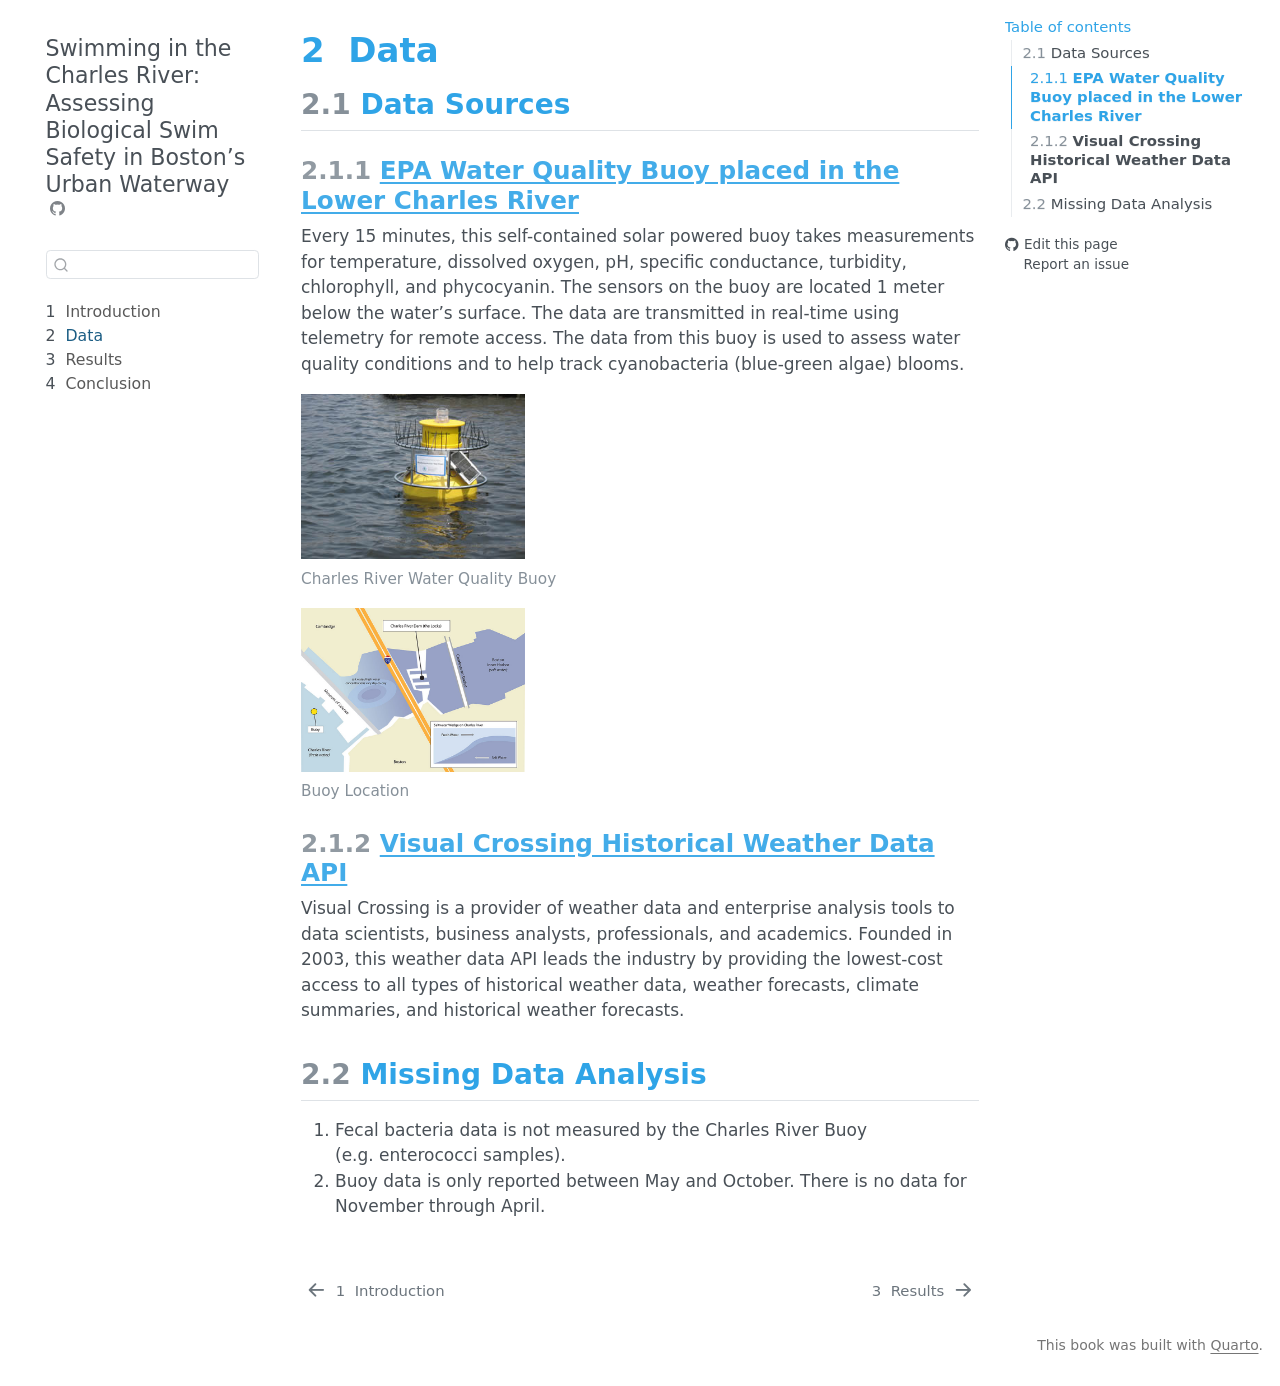
<file: docs/data.html>
<!DOCTYPE html>
<html xmlns="http://www.w3.org/1999/xhtml" lang="en" xml:lang="en"><head>

<meta charset="utf-8">
<meta name="generator" content="quarto-1.5.57">

<meta name="viewport" content="width=device-width, initial-scale=1.0, user-scalable=yes">


<title>2&nbsp; Data – Swimming in the Charles River: Assessing Biological Swim Safety in Boston's Urban Waterway</title>
<style>
code{white-space: pre-wrap;}
span.smallcaps{font-variant: small-caps;}
div.columns{display: flex; gap: min(4vw, 1.5em);}
div.column{flex: auto; overflow-x: auto;}
div.hanging-indent{margin-left: 1.5em; text-indent: -1.5em;}
ul.task-list{list-style: none;}
ul.task-list li input[type="checkbox"] {
  width: 0.8em;
  margin: 0 0.8em 0.2em -1em; /* quarto-specific, see https://github.com/quarto-dev/quarto-cli/issues/4556 */ 
  vertical-align: middle;
}
</style>


<script src="site_libs/quarto-nav/quarto-nav.js"></script>
<script src="site_libs/quarto-nav/headroom.min.js"></script>
<script src="site_libs/clipboard/clipboard.min.js"></script>
<script src="site_libs/quarto-search/autocomplete.umd.js"></script>
<script src="site_libs/quarto-search/fuse.min.js"></script>
<script src="site_libs/quarto-search/quarto-search.js"></script>
<meta name="quarto:offset" content="./">
<link href="./results.html" rel="next">
<link href="./index.html" rel="prev">
<script src="site_libs/quarto-html/quarto.js"></script>
<script src="site_libs/quarto-html/popper.min.js"></script>
<script src="site_libs/quarto-html/tippy.umd.min.js"></script>
<script src="site_libs/quarto-html/anchor.min.js"></script>
<link href="site_libs/quarto-html/tippy.css" rel="stylesheet">
<link href="site_libs/quarto-html/quarto-syntax-highlighting.css" rel="stylesheet" id="quarto-text-highlighting-styles">
<script src="site_libs/bootstrap/bootstrap.min.js"></script>
<link href="site_libs/bootstrap/bootstrap-icons.css" rel="stylesheet">
<link href="site_libs/bootstrap/bootstrap.min.css" rel="stylesheet" id="quarto-bootstrap" data-mode="light">
<script id="quarto-search-options" type="application/json">{
  "location": "sidebar",
  "copy-button": false,
  "collapse-after": 3,
  "panel-placement": "start",
  "type": "textbox",
  "limit": 50,
  "keyboard-shortcut": [
    "f",
    "/",
    "s"
  ],
  "show-item-context": false,
  "language": {
    "search-no-results-text": "No results",
    "search-matching-documents-text": "matching documents",
    "search-copy-link-title": "Copy link to search",
    "search-hide-matches-text": "Hide additional matches",
    "search-more-match-text": "more match in this document",
    "search-more-matches-text": "more matches in this document",
    "search-clear-button-title": "Clear",
    "search-text-placeholder": "",
    "search-detached-cancel-button-title": "Cancel",
    "search-submit-button-title": "Submit",
    "search-label": "Search"
  }
}</script>


</head>

<body class="nav-sidebar floating">

<div id="quarto-search-results"></div>
  <header id="quarto-header" class="headroom fixed-top">
  <nav class="quarto-secondary-nav">
    <div class="container-fluid d-flex">
      <button type="button" class="quarto-btn-toggle btn" data-bs-toggle="collapse" role="button" data-bs-target=".quarto-sidebar-collapse-item" aria-controls="quarto-sidebar" aria-expanded="false" aria-label="Toggle sidebar navigation" onclick="if (window.quartoToggleHeadroom) { window.quartoToggleHeadroom(); }">
        <i class="bi bi-layout-text-sidebar-reverse"></i>
      </button>
        <nav class="quarto-page-breadcrumbs" aria-label="breadcrumb"><ol class="breadcrumb"><li class="breadcrumb-item"><a href="./data.html"><span class="chapter-number">2</span>&nbsp; <span class="chapter-title">Data</span></a></li></ol></nav>
        <a class="flex-grow-1" role="navigation" data-bs-toggle="collapse" data-bs-target=".quarto-sidebar-collapse-item" aria-controls="quarto-sidebar" aria-expanded="false" aria-label="Toggle sidebar navigation" onclick="if (window.quartoToggleHeadroom) { window.quartoToggleHeadroom(); }">      
        </a>
      <button type="button" class="btn quarto-search-button" aria-label="Search" onclick="window.quartoOpenSearch();">
        <i class="bi bi-search"></i>
      </button>
    </div>
  </nav>
</header>
<!-- content -->
<div id="quarto-content" class="quarto-container page-columns page-rows-contents page-layout-article">
<!-- sidebar -->
  <nav id="quarto-sidebar" class="sidebar collapse collapse-horizontal quarto-sidebar-collapse-item sidebar-navigation floating overflow-auto">
    <div class="pt-lg-2 mt-2 text-left sidebar-header">
    <div class="sidebar-title mb-0 py-0">
      <a href="./">Swimming in the Charles River: Assessing Biological Swim Safety in Boston’s Urban Waterway</a> 
        <div class="sidebar-tools-main">
    <a href="https://github.com/jdonohue44/SwimTheCharlesRiver" title="Source Code" class="quarto-navigation-tool px-1" aria-label="Source Code"><i class="bi bi-github"></i></a>
</div>
    </div>
      </div>
        <div class="mt-2 flex-shrink-0 align-items-center">
        <div class="sidebar-search">
        <div id="quarto-search" class="" title="Search"></div>
        </div>
        </div>
    <div class="sidebar-menu-container"> 
    <ul class="list-unstyled mt-1">
        <li class="sidebar-item">
  <div class="sidebar-item-container"> 
  <a href="./index.html" class="sidebar-item-text sidebar-link">
 <span class="menu-text"><span class="chapter-number">1</span>&nbsp; <span class="chapter-title">Introduction</span></span></a>
  </div>
</li>
        <li class="sidebar-item">
  <div class="sidebar-item-container"> 
  <a href="./data.html" class="sidebar-item-text sidebar-link active">
 <span class="menu-text"><span class="chapter-number">2</span>&nbsp; <span class="chapter-title">Data</span></span></a>
  </div>
</li>
        <li class="sidebar-item">
  <div class="sidebar-item-container"> 
  <a href="./results.html" class="sidebar-item-text sidebar-link">
 <span class="menu-text"><span class="chapter-number">3</span>&nbsp; <span class="chapter-title">Results</span></span></a>
  </div>
</li>
        <li class="sidebar-item">
  <div class="sidebar-item-container"> 
  <a href="./conclusion.html" class="sidebar-item-text sidebar-link">
 <span class="menu-text"><span class="chapter-number">4</span>&nbsp; <span class="chapter-title">Conclusion</span></span></a>
  </div>
</li>
    </ul>
    </div>
</nav>
<div id="quarto-sidebar-glass" class="quarto-sidebar-collapse-item" data-bs-toggle="collapse" data-bs-target=".quarto-sidebar-collapse-item"></div>
<!-- margin-sidebar -->
    <div id="quarto-margin-sidebar" class="sidebar margin-sidebar">
        <nav id="TOC" role="doc-toc" class="toc-active">
    <h2 id="toc-title">Table of contents</h2>
   
  <ul>
  <li><a href="#data-sources" id="toc-data-sources" class="nav-link active" data-scroll-target="#data-sources"><span class="header-section-number">2.1</span> Data Sources</a>
  <ul class="collapse">
  <li><a href="#epa-water-quality-buoy-placed-in-the-lower-charles-river" id="toc-epa-water-quality-buoy-placed-in-the-lower-charles-river" class="nav-link" data-scroll-target="#epa-water-quality-buoy-placed-in-the-lower-charles-river"><span class="header-section-number">2.1.1</span> <strong>EPA Water Quality Buoy placed in the Lower Charles River</strong></a></li>
  <li><a href="#visual-crossing-historical-weather-data-api" id="toc-visual-crossing-historical-weather-data-api" class="nav-link" data-scroll-target="#visual-crossing-historical-weather-data-api"><span class="header-section-number">2.1.2</span> <strong>Visual Crossing Historical Weather Data API</strong></a></li>
  </ul></li>
  <li><a href="#missing-data-analysis" id="toc-missing-data-analysis" class="nav-link" data-scroll-target="#missing-data-analysis"><span class="header-section-number">2.2</span> Missing Data Analysis</a></li>
  </ul>
<div class="toc-actions"><ul><li><a href="https://github.com/jdonohue44/SwimTheCharlesRiver/edit/main/data.qmd" class="toc-action"><i class="bi bi-github"></i>Edit this page</a></li><li><a href="https://github.com/jdonohue44/SwimTheCharlesRiver/issues/new" class="toc-action"><i class="bi empty"></i>Report an issue</a></li></ul></div></nav>
    </div>
<!-- main -->
<main class="content" id="quarto-document-content">

<header id="title-block-header" class="quarto-title-block default">
<div class="quarto-title">
<h1 class="title"><span class="chapter-number">2</span>&nbsp; <span class="chapter-title">Data</span></h1>
</div>



<div class="quarto-title-meta">

    
  
    
  </div>
  


</header>


<section id="data-sources" class="level2" data-number="2.1">
<h2 data-number="2.1" class="anchored" data-anchor-id="data-sources"><span class="header-section-number">2.1</span> Data Sources</h2>
<section id="epa-water-quality-buoy-placed-in-the-lower-charles-river" class="level3" data-number="2.1.1">
<h3 data-number="2.1.1" class="anchored" data-anchor-id="epa-water-quality-buoy-placed-in-the-lower-charles-river"><span class="header-section-number">2.1.1</span> <strong><a href="https://www.epa.gov/charlesriver/live-water-quality-data-lower-charles-river">EPA Water Quality Buoy placed in the Lower Charles River</a></strong></h3>
<p>Every 15 minutes, this self-contained solar powered buoy takes measurements for temperature, dissolved oxygen, pH, specific conductance, turbidity, chlorophyll, and phycocyanin. The sensors on the buoy are located 1 meter below the water’s surface. The data are transmitted in real-time using telemetry for remote access. The data from this buoy is used to assess water quality conditions and to help track cyanobacteria (blue-green algae) blooms.</p>
<div class="quarto-figure quarto-figure-left">
<figure class="figure">
<p><img src="./img/crbuoy.jpg" class="img-fluid figure-img" style="width:33.0%"></p>
<figcaption>Charles River Water Quality Buoy</figcaption>
</figure>
</div>
<div class="quarto-figure quarto-figure-left">
<figure class="figure">
<p><img src="./img/buoy-saltwater.jpg" class="img-fluid figure-img" style="width:33.0%"></p>
<figcaption>Buoy Location</figcaption>
</figure>
</div>
</section>
<section id="visual-crossing-historical-weather-data-api" class="level3" data-number="2.1.2">
<h3 data-number="2.1.2" class="anchored" data-anchor-id="visual-crossing-historical-weather-data-api"><span class="header-section-number">2.1.2</span> <strong><a href="https://www.visualcrossing.com/weather/weather-data-services">Visual Crossing Historical Weather Data API</a></strong></h3>
<p>Visual Crossing is a provider of weather data and enterprise analysis tools to data scientists, business analysts, professionals, and academics. Founded in 2003, this weather data API leads the industry by providing the lowest-cost access to all types of historical weather data, weather forecasts, climate summaries, and historical weather forecasts.</p>
</section>
</section>
<section id="missing-data-analysis" class="level2" data-number="2.2">
<h2 data-number="2.2" class="anchored" data-anchor-id="missing-data-analysis"><span class="header-section-number">2.2</span> Missing Data Analysis</h2>
<ol type="1">
<li>Fecal bacteria data is not measured by the Charles River Buoy (e.g.&nbsp;enterococci samples).</li>
<li>Buoy data is only reported between May and October. There is no data for November through April.</li>
</ol>


</section>

</main> <!-- /main -->
<script id="quarto-html-after-body" type="application/javascript">
window.document.addEventListener("DOMContentLoaded", function (event) {
  const toggleBodyColorMode = (bsSheetEl) => {
    const mode = bsSheetEl.getAttribute("data-mode");
    const bodyEl = window.document.querySelector("body");
    if (mode === "dark") {
      bodyEl.classList.add("quarto-dark");
      bodyEl.classList.remove("quarto-light");
    } else {
      bodyEl.classList.add("quarto-light");
      bodyEl.classList.remove("quarto-dark");
    }
  }
  const toggleBodyColorPrimary = () => {
    const bsSheetEl = window.document.querySelector("link#quarto-bootstrap");
    if (bsSheetEl) {
      toggleBodyColorMode(bsSheetEl);
    }
  }
  toggleBodyColorPrimary();  
  const icon = "";
  const anchorJS = new window.AnchorJS();
  anchorJS.options = {
    placement: 'right',
    icon: icon
  };
  anchorJS.add('.anchored');
  const isCodeAnnotation = (el) => {
    for (const clz of el.classList) {
      if (clz.startsWith('code-annotation-')) {                     
        return true;
      }
    }
    return false;
  }
  const onCopySuccess = function(e) {
    // button target
    const button = e.trigger;
    // don't keep focus
    button.blur();
    // flash "checked"
    button.classList.add('code-copy-button-checked');
    var currentTitle = button.getAttribute("title");
    button.setAttribute("title", "Copied!");
    let tooltip;
    if (window.bootstrap) {
      button.setAttribute("data-bs-toggle", "tooltip");
      button.setAttribute("data-bs-placement", "left");
      button.setAttribute("data-bs-title", "Copied!");
      tooltip = new bootstrap.Tooltip(button, 
        { trigger: "manual", 
          customClass: "code-copy-button-tooltip",
          offset: [0, -8]});
      tooltip.show();    
    }
    setTimeout(function() {
      if (tooltip) {
        tooltip.hide();
        button.removeAttribute("data-bs-title");
        button.removeAttribute("data-bs-toggle");
        button.removeAttribute("data-bs-placement");
      }
      button.setAttribute("title", currentTitle);
      button.classList.remove('code-copy-button-checked');
    }, 1000);
    // clear code selection
    e.clearSelection();
  }
  const getTextToCopy = function(trigger) {
      const codeEl = trigger.previousElementSibling.cloneNode(true);
      for (const childEl of codeEl.children) {
        if (isCodeAnnotation(childEl)) {
          childEl.remove();
        }
      }
      return codeEl.innerText;
  }
  const clipboard = new window.ClipboardJS('.code-copy-button:not([data-in-quarto-modal])', {
    text: getTextToCopy
  });
  clipboard.on('success', onCopySuccess);
  if (window.document.getElementById('quarto-embedded-source-code-modal')) {
    // For code content inside modals, clipBoardJS needs to be initialized with a container option
    // TODO: Check when it could be a function (https://github.com/zenorocha/clipboard.js/issues/860)
    const clipboardModal = new window.ClipboardJS('.code-copy-button[data-in-quarto-modal]', {
      text: getTextToCopy,
      container: window.document.getElementById('quarto-embedded-source-code-modal')
    });
    clipboardModal.on('success', onCopySuccess);
  }
    var localhostRegex = new RegExp(/^(?:http|https):\/\/localhost\:?[0-9]*\//);
    var mailtoRegex = new RegExp(/^mailto:/);
      var filterRegex = new RegExp('/' + window.location.host + '/');
    var isInternal = (href) => {
        return filterRegex.test(href) || localhostRegex.test(href) || mailtoRegex.test(href);
    }
    // Inspect non-navigation links and adorn them if external
 	var links = window.document.querySelectorAll('a[href]:not(.nav-link):not(.navbar-brand):not(.toc-action):not(.sidebar-link):not(.sidebar-item-toggle):not(.pagination-link):not(.no-external):not([aria-hidden]):not(.dropdown-item):not(.quarto-navigation-tool):not(.about-link)');
    for (var i=0; i<links.length; i++) {
      const link = links[i];
      if (!isInternal(link.href)) {
        // undo the damage that might have been done by quarto-nav.js in the case of
        // links that we want to consider external
        if (link.dataset.originalHref !== undefined) {
          link.href = link.dataset.originalHref;
        }
      }
    }
  function tippyHover(el, contentFn, onTriggerFn, onUntriggerFn) {
    const config = {
      allowHTML: true,
      maxWidth: 500,
      delay: 100,
      arrow: false,
      appendTo: function(el) {
          return el.parentElement;
      },
      interactive: true,
      interactiveBorder: 10,
      theme: 'quarto',
      placement: 'bottom-start',
    };
    if (contentFn) {
      config.content = contentFn;
    }
    if (onTriggerFn) {
      config.onTrigger = onTriggerFn;
    }
    if (onUntriggerFn) {
      config.onUntrigger = onUntriggerFn;
    }
    window.tippy(el, config); 
  }
  const noterefs = window.document.querySelectorAll('a[role="doc-noteref"]');
  for (var i=0; i<noterefs.length; i++) {
    const ref = noterefs[i];
    tippyHover(ref, function() {
      // use id or data attribute instead here
      let href = ref.getAttribute('data-footnote-href') || ref.getAttribute('href');
      try { href = new URL(href).hash; } catch {}
      const id = href.replace(/^#\/?/, "");
      const note = window.document.getElementById(id);
      if (note) {
        return note.innerHTML;
      } else {
        return "";
      }
    });
  }
  const xrefs = window.document.querySelectorAll('a.quarto-xref');
  const processXRef = (id, note) => {
    // Strip column container classes
    const stripColumnClz = (el) => {
      el.classList.remove("page-full", "page-columns");
      if (el.children) {
        for (const child of el.children) {
          stripColumnClz(child);
        }
      }
    }
    stripColumnClz(note)
    if (id === null || id.startsWith('sec-')) {
      // Special case sections, only their first couple elements
      const container = document.createElement("div");
      if (note.children && note.children.length > 2) {
        container.appendChild(note.children[0].cloneNode(true));
        for (let i = 1; i < note.children.length; i++) {
          const child = note.children[i];
          if (child.tagName === "P" && child.innerText === "") {
            continue;
          } else {
            container.appendChild(child.cloneNode(true));
            break;
          }
        }
        if (window.Quarto?.typesetMath) {
          window.Quarto.typesetMath(container);
        }
        return container.innerHTML
      } else {
        if (window.Quarto?.typesetMath) {
          window.Quarto.typesetMath(note);
        }
        return note.innerHTML;
      }
    } else {
      // Remove any anchor links if they are present
      const anchorLink = note.querySelector('a.anchorjs-link');
      if (anchorLink) {
        anchorLink.remove();
      }
      if (window.Quarto?.typesetMath) {
        window.Quarto.typesetMath(note);
      }
      // TODO in 1.5, we should make sure this works without a callout special case
      if (note.classList.contains("callout")) {
        return note.outerHTML;
      } else {
        return note.innerHTML;
      }
    }
  }
  for (var i=0; i<xrefs.length; i++) {
    const xref = xrefs[i];
    tippyHover(xref, undefined, function(instance) {
      instance.disable();
      let url = xref.getAttribute('href');
      let hash = undefined; 
      if (url.startsWith('#')) {
        hash = url;
      } else {
        try { hash = new URL(url).hash; } catch {}
      }
      if (hash) {
        const id = hash.replace(/^#\/?/, "");
        const note = window.document.getElementById(id);
        if (note !== null) {
          try {
            const html = processXRef(id, note.cloneNode(true));
            instance.setContent(html);
          } finally {
            instance.enable();
            instance.show();
          }
        } else {
          // See if we can fetch this
          fetch(url.split('#')[0])
          .then(res => res.text())
          .then(html => {
            const parser = new DOMParser();
            const htmlDoc = parser.parseFromString(html, "text/html");
            const note = htmlDoc.getElementById(id);
            if (note !== null) {
              const html = processXRef(id, note);
              instance.setContent(html);
            } 
          }).finally(() => {
            instance.enable();
            instance.show();
          });
        }
      } else {
        // See if we can fetch a full url (with no hash to target)
        // This is a special case and we should probably do some content thinning / targeting
        fetch(url)
        .then(res => res.text())
        .then(html => {
          const parser = new DOMParser();
          const htmlDoc = parser.parseFromString(html, "text/html");
          const note = htmlDoc.querySelector('main.content');
          if (note !== null) {
            // This should only happen for chapter cross references
            // (since there is no id in the URL)
            // remove the first header
            if (note.children.length > 0 && note.children[0].tagName === "HEADER") {
              note.children[0].remove();
            }
            const html = processXRef(null, note);
            instance.setContent(html);
          } 
        }).finally(() => {
          instance.enable();
          instance.show();
        });
      }
    }, function(instance) {
    });
  }
      let selectedAnnoteEl;
      const selectorForAnnotation = ( cell, annotation) => {
        let cellAttr = 'data-code-cell="' + cell + '"';
        let lineAttr = 'data-code-annotation="' +  annotation + '"';
        const selector = 'span[' + cellAttr + '][' + lineAttr + ']';
        return selector;
      }
      const selectCodeLines = (annoteEl) => {
        const doc = window.document;
        const targetCell = annoteEl.getAttribute("data-target-cell");
        const targetAnnotation = annoteEl.getAttribute("data-target-annotation");
        const annoteSpan = window.document.querySelector(selectorForAnnotation(targetCell, targetAnnotation));
        const lines = annoteSpan.getAttribute("data-code-lines").split(",");
        const lineIds = lines.map((line) => {
          return targetCell + "-" + line;
        })
        let top = null;
        let height = null;
        let parent = null;
        if (lineIds.length > 0) {
            //compute the position of the single el (top and bottom and make a div)
            const el = window.document.getElementById(lineIds[0]);
            top = el.offsetTop;
            height = el.offsetHeight;
            parent = el.parentElement.parentElement;
          if (lineIds.length > 1) {
            const lastEl = window.document.getElementById(lineIds[lineIds.length - 1]);
            const bottom = lastEl.offsetTop + lastEl.offsetHeight;
            height = bottom - top;
          }
          if (top !== null && height !== null && parent !== null) {
            // cook up a div (if necessary) and position it 
            let div = window.document.getElementById("code-annotation-line-highlight");
            if (div === null) {
              div = window.document.createElement("div");
              div.setAttribute("id", "code-annotation-line-highlight");
              div.style.position = 'absolute';
              parent.appendChild(div);
            }
            div.style.top = top - 2 + "px";
            div.style.height = height + 4 + "px";
            div.style.left = 0;
            let gutterDiv = window.document.getElementById("code-annotation-line-highlight-gutter");
            if (gutterDiv === null) {
              gutterDiv = window.document.createElement("div");
              gutterDiv.setAttribute("id", "code-annotation-line-highlight-gutter");
              gutterDiv.style.position = 'absolute';
              const codeCell = window.document.getElementById(targetCell);
              const gutter = codeCell.querySelector('.code-annotation-gutter');
              gutter.appendChild(gutterDiv);
            }
            gutterDiv.style.top = top - 2 + "px";
            gutterDiv.style.height = height + 4 + "px";
          }
          selectedAnnoteEl = annoteEl;
        }
      };
      const unselectCodeLines = () => {
        const elementsIds = ["code-annotation-line-highlight", "code-annotation-line-highlight-gutter"];
        elementsIds.forEach((elId) => {
          const div = window.document.getElementById(elId);
          if (div) {
            div.remove();
          }
        });
        selectedAnnoteEl = undefined;
      };
        // Handle positioning of the toggle
    window.addEventListener(
      "resize",
      throttle(() => {
        elRect = undefined;
        if (selectedAnnoteEl) {
          selectCodeLines(selectedAnnoteEl);
        }
      }, 10)
    );
    function throttle(fn, ms) {
    let throttle = false;
    let timer;
      return (...args) => {
        if(!throttle) { // first call gets through
            fn.apply(this, args);
            throttle = true;
        } else { // all the others get throttled
            if(timer) clearTimeout(timer); // cancel #2
            timer = setTimeout(() => {
              fn.apply(this, args);
              timer = throttle = false;
            }, ms);
        }
      };
    }
      // Attach click handler to the DT
      const annoteDls = window.document.querySelectorAll('dt[data-target-cell]');
      for (const annoteDlNode of annoteDls) {
        annoteDlNode.addEventListener('click', (event) => {
          const clickedEl = event.target;
          if (clickedEl !== selectedAnnoteEl) {
            unselectCodeLines();
            const activeEl = window.document.querySelector('dt[data-target-cell].code-annotation-active');
            if (activeEl) {
              activeEl.classList.remove('code-annotation-active');
            }
            selectCodeLines(clickedEl);
            clickedEl.classList.add('code-annotation-active');
          } else {
            // Unselect the line
            unselectCodeLines();
            clickedEl.classList.remove('code-annotation-active');
          }
        });
      }
  const findCites = (el) => {
    const parentEl = el.parentElement;
    if (parentEl) {
      const cites = parentEl.dataset.cites;
      if (cites) {
        return {
          el,
          cites: cites.split(' ')
        };
      } else {
        return findCites(el.parentElement)
      }
    } else {
      return undefined;
    }
  };
  var bibliorefs = window.document.querySelectorAll('a[role="doc-biblioref"]');
  for (var i=0; i<bibliorefs.length; i++) {
    const ref = bibliorefs[i];
    const citeInfo = findCites(ref);
    if (citeInfo) {
      tippyHover(citeInfo.el, function() {
        var popup = window.document.createElement('div');
        citeInfo.cites.forEach(function(cite) {
          var citeDiv = window.document.createElement('div');
          citeDiv.classList.add('hanging-indent');
          citeDiv.classList.add('csl-entry');
          var biblioDiv = window.document.getElementById('ref-' + cite);
          if (biblioDiv) {
            citeDiv.innerHTML = biblioDiv.innerHTML;
          }
          popup.appendChild(citeDiv);
        });
        return popup.innerHTML;
      });
    }
  }
});
</script>
<nav class="page-navigation">
  <div class="nav-page nav-page-previous">
      <a href="./index.html" class="pagination-link" aria-label="Introduction">
        <i class="bi bi-arrow-left-short"></i> <span class="nav-page-text"><span class="chapter-number">1</span>&nbsp; <span class="chapter-title">Introduction</span></span>
      </a>          
  </div>
  <div class="nav-page nav-page-next">
      <a href="./results.html" class="pagination-link" aria-label="Results">
        <span class="nav-page-text"><span class="chapter-number">3</span>&nbsp; <span class="chapter-title">Results</span></span> <i class="bi bi-arrow-right-short"></i>
      </a>
  </div>
</nav>
</div> <!-- /content -->
<footer class="footer">
  <div class="nav-footer">
    <div class="nav-footer-left">
      &nbsp;
    </div>   
    <div class="nav-footer-center">
      &nbsp;
    <div class="toc-actions d-sm-block d-md-none"><ul><li><a href="https://github.com/jdonohue44/SwimTheCharlesRiver/edit/main/data.qmd" class="toc-action"><i class="bi bi-github"></i>Edit this page</a></li><li><a href="https://github.com/jdonohue44/SwimTheCharlesRiver/issues/new" class="toc-action"><i class="bi empty"></i>Report an issue</a></li></ul></div></div>
    <div class="nav-footer-right">
<p>This book was built with <a href="https://quarto.org/">Quarto</a>.</p>
</div>
  </div>
</footer>




</body></html>
</file>
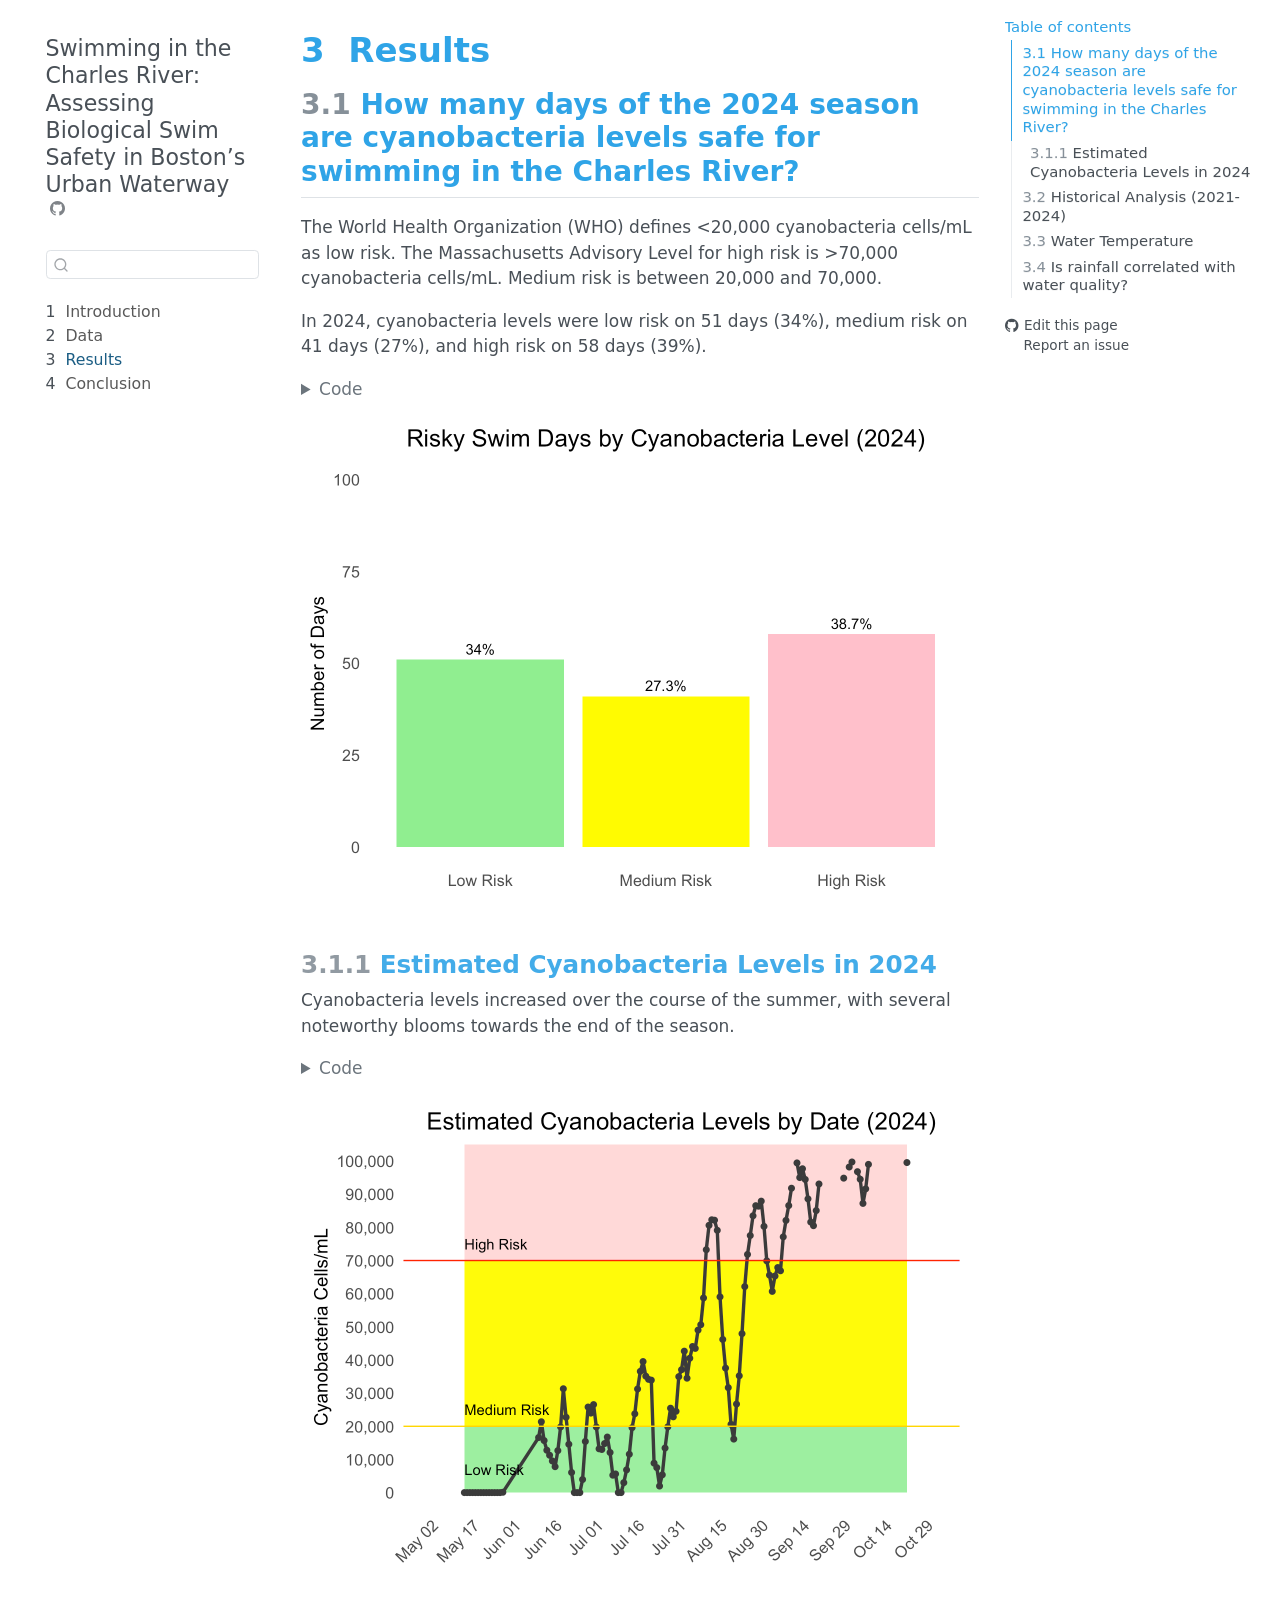
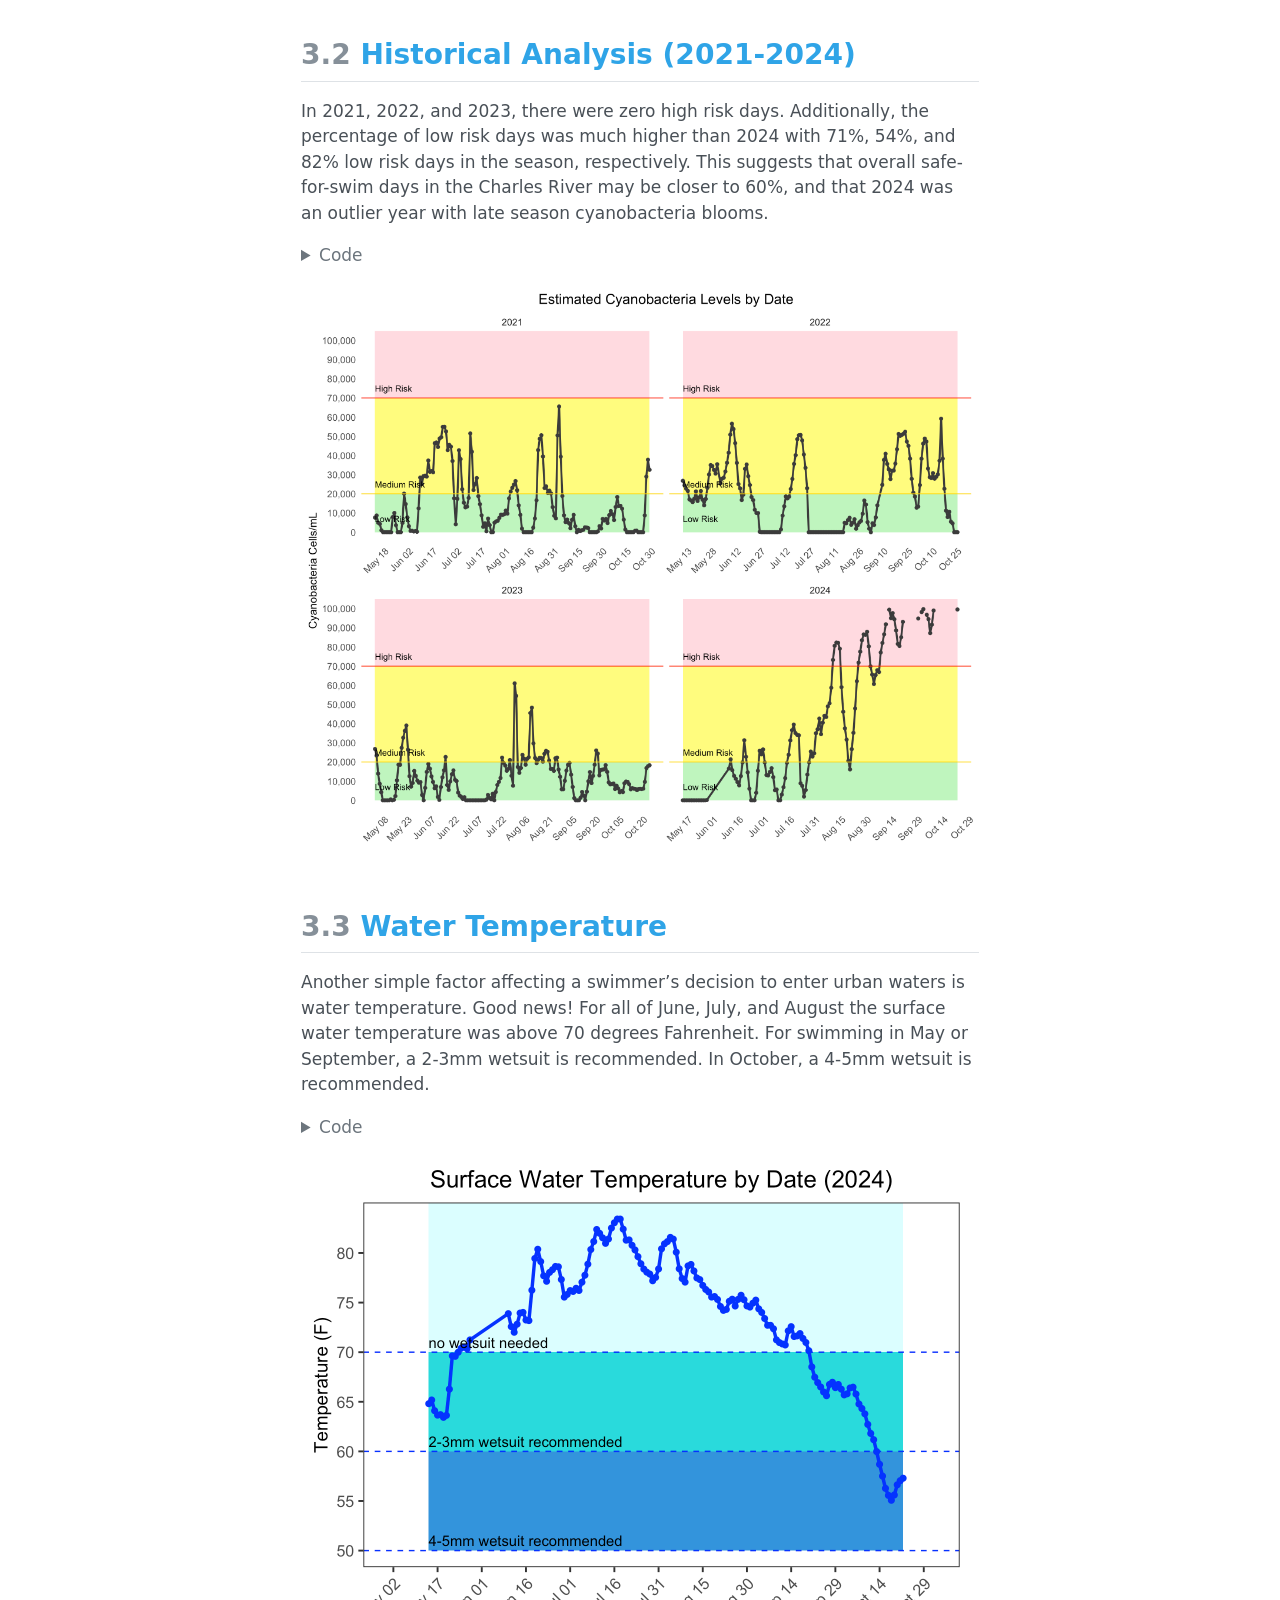
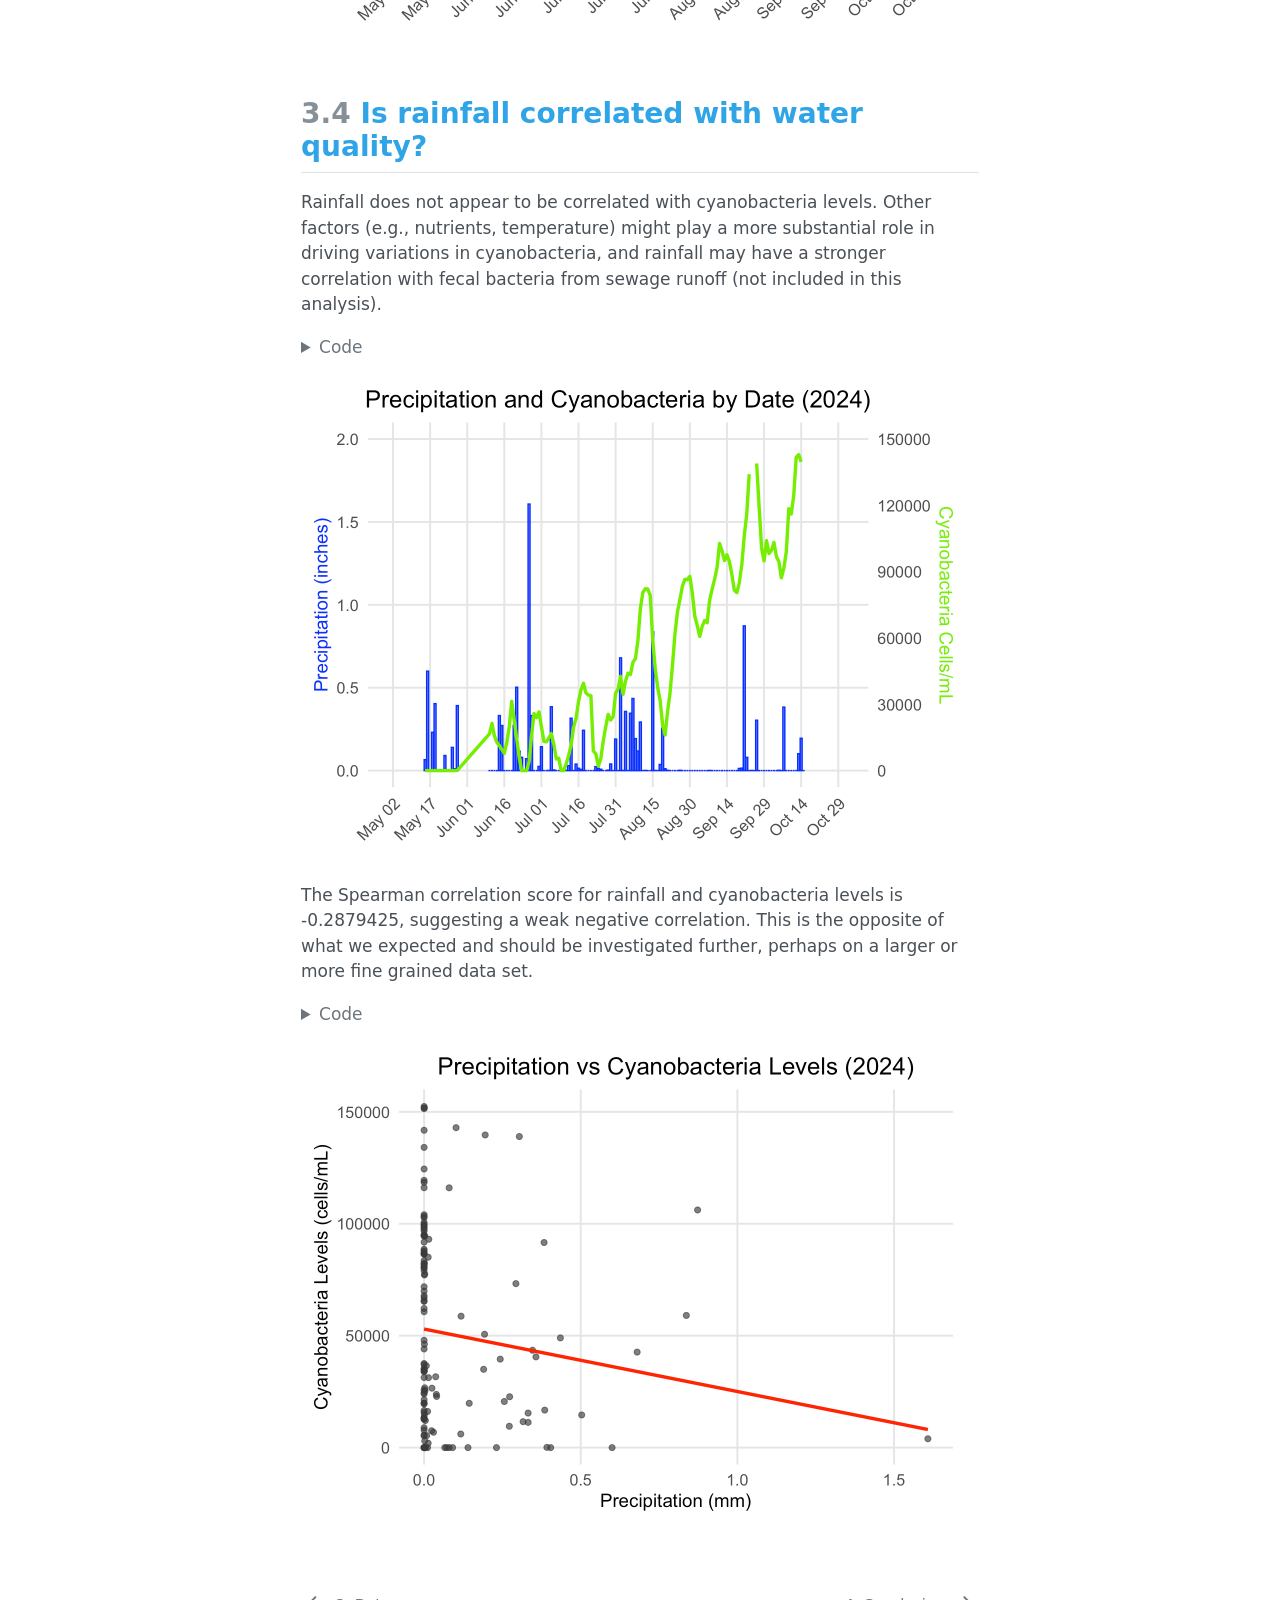
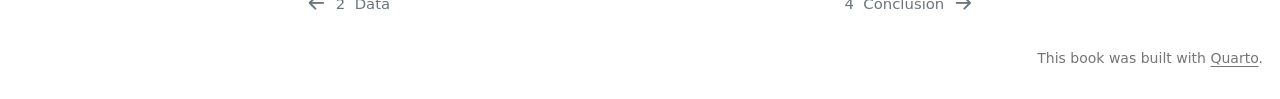
<file: docs/results.html>
<!DOCTYPE html>
<html xmlns="http://www.w3.org/1999/xhtml" lang="en" xml:lang="en"><head>

<meta charset="utf-8">
<meta name="generator" content="quarto-1.5.57">

<meta name="viewport" content="width=device-width, initial-scale=1.0, user-scalable=yes">


<title>3&nbsp; Results – Swimming in the Charles River: Assessing Biological Swim Safety in Boston's Urban Waterway</title>
<style>
code{white-space: pre-wrap;}
span.smallcaps{font-variant: small-caps;}
div.columns{display: flex; gap: min(4vw, 1.5em);}
div.column{flex: auto; overflow-x: auto;}
div.hanging-indent{margin-left: 1.5em; text-indent: -1.5em;}
ul.task-list{list-style: none;}
ul.task-list li input[type="checkbox"] {
  width: 0.8em;
  margin: 0 0.8em 0.2em -1em; /* quarto-specific, see https://github.com/quarto-dev/quarto-cli/issues/4556 */ 
  vertical-align: middle;
}
/* CSS for syntax highlighting */
pre > code.sourceCode { white-space: pre; position: relative; }
pre > code.sourceCode > span { line-height: 1.25; }
pre > code.sourceCode > span:empty { height: 1.2em; }
.sourceCode { overflow: visible; }
code.sourceCode > span { color: inherit; text-decoration: inherit; }
div.sourceCode { margin: 1em 0; }
pre.sourceCode { margin: 0; }
@media screen {
div.sourceCode { overflow: auto; }
}
@media print {
pre > code.sourceCode { white-space: pre-wrap; }
pre > code.sourceCode > span { display: inline-block; text-indent: -5em; padding-left: 5em; }
}
pre.numberSource code
  { counter-reset: source-line 0; }
pre.numberSource code > span
  { position: relative; left: -4em; counter-increment: source-line; }
pre.numberSource code > span > a:first-child::before
  { content: counter(source-line);
    position: relative; left: -1em; text-align: right; vertical-align: baseline;
    border: none; display: inline-block;
    -webkit-touch-callout: none; -webkit-user-select: none;
    -khtml-user-select: none; -moz-user-select: none;
    -ms-user-select: none; user-select: none;
    padding: 0 4px; width: 4em;
  }
pre.numberSource { margin-left: 3em;  padding-left: 4px; }
div.sourceCode
  {   }
@media screen {
pre > code.sourceCode > span > a:first-child::before { text-decoration: underline; }
}
</style>


<script src="site_libs/quarto-nav/quarto-nav.js"></script>
<script src="site_libs/quarto-nav/headroom.min.js"></script>
<script src="site_libs/clipboard/clipboard.min.js"></script>
<script src="site_libs/quarto-search/autocomplete.umd.js"></script>
<script src="site_libs/quarto-search/fuse.min.js"></script>
<script src="site_libs/quarto-search/quarto-search.js"></script>
<meta name="quarto:offset" content="./">
<link href="./conclusion.html" rel="next">
<link href="./data.html" rel="prev">
<script src="site_libs/quarto-html/quarto.js"></script>
<script src="site_libs/quarto-html/popper.min.js"></script>
<script src="site_libs/quarto-html/tippy.umd.min.js"></script>
<script src="site_libs/quarto-html/anchor.min.js"></script>
<link href="site_libs/quarto-html/tippy.css" rel="stylesheet">
<link href="site_libs/quarto-html/quarto-syntax-highlighting.css" rel="stylesheet" id="quarto-text-highlighting-styles">
<script src="site_libs/bootstrap/bootstrap.min.js"></script>
<link href="site_libs/bootstrap/bootstrap-icons.css" rel="stylesheet">
<link href="site_libs/bootstrap/bootstrap.min.css" rel="stylesheet" id="quarto-bootstrap" data-mode="light">
<script id="quarto-search-options" type="application/json">{
  "location": "sidebar",
  "copy-button": false,
  "collapse-after": 3,
  "panel-placement": "start",
  "type": "textbox",
  "limit": 50,
  "keyboard-shortcut": [
    "f",
    "/",
    "s"
  ],
  "show-item-context": false,
  "language": {
    "search-no-results-text": "No results",
    "search-matching-documents-text": "matching documents",
    "search-copy-link-title": "Copy link to search",
    "search-hide-matches-text": "Hide additional matches",
    "search-more-match-text": "more match in this document",
    "search-more-matches-text": "more matches in this document",
    "search-clear-button-title": "Clear",
    "search-text-placeholder": "",
    "search-detached-cancel-button-title": "Cancel",
    "search-submit-button-title": "Submit",
    "search-label": "Search"
  }
}</script>


</head>

<body class="nav-sidebar floating">

<div id="quarto-search-results"></div>
  <header id="quarto-header" class="headroom fixed-top">
  <nav class="quarto-secondary-nav">
    <div class="container-fluid d-flex">
      <button type="button" class="quarto-btn-toggle btn" data-bs-toggle="collapse" role="button" data-bs-target=".quarto-sidebar-collapse-item" aria-controls="quarto-sidebar" aria-expanded="false" aria-label="Toggle sidebar navigation" onclick="if (window.quartoToggleHeadroom) { window.quartoToggleHeadroom(); }">
        <i class="bi bi-layout-text-sidebar-reverse"></i>
      </button>
        <nav class="quarto-page-breadcrumbs" aria-label="breadcrumb"><ol class="breadcrumb"><li class="breadcrumb-item"><a href="./results.html"><span class="chapter-number">3</span>&nbsp; <span class="chapter-title">Results</span></a></li></ol></nav>
        <a class="flex-grow-1" role="navigation" data-bs-toggle="collapse" data-bs-target=".quarto-sidebar-collapse-item" aria-controls="quarto-sidebar" aria-expanded="false" aria-label="Toggle sidebar navigation" onclick="if (window.quartoToggleHeadroom) { window.quartoToggleHeadroom(); }">      
        </a>
      <button type="button" class="btn quarto-search-button" aria-label="Search" onclick="window.quartoOpenSearch();">
        <i class="bi bi-search"></i>
      </button>
    </div>
  </nav>
</header>
<!-- content -->
<div id="quarto-content" class="quarto-container page-columns page-rows-contents page-layout-article">
<!-- sidebar -->
  <nav id="quarto-sidebar" class="sidebar collapse collapse-horizontal quarto-sidebar-collapse-item sidebar-navigation floating overflow-auto">
    <div class="pt-lg-2 mt-2 text-left sidebar-header">
    <div class="sidebar-title mb-0 py-0">
      <a href="./">Swimming in the Charles River: Assessing Biological Swim Safety in Boston’s Urban Waterway</a> 
        <div class="sidebar-tools-main">
    <a href="https://github.com/jdonohue44/SwimTheCharlesRiver" title="Source Code" class="quarto-navigation-tool px-1" aria-label="Source Code"><i class="bi bi-github"></i></a>
</div>
    </div>
      </div>
        <div class="mt-2 flex-shrink-0 align-items-center">
        <div class="sidebar-search">
        <div id="quarto-search" class="" title="Search"></div>
        </div>
        </div>
    <div class="sidebar-menu-container"> 
    <ul class="list-unstyled mt-1">
        <li class="sidebar-item">
  <div class="sidebar-item-container"> 
  <a href="./index.html" class="sidebar-item-text sidebar-link">
 <span class="menu-text"><span class="chapter-number">1</span>&nbsp; <span class="chapter-title">Introduction</span></span></a>
  </div>
</li>
        <li class="sidebar-item">
  <div class="sidebar-item-container"> 
  <a href="./data.html" class="sidebar-item-text sidebar-link">
 <span class="menu-text"><span class="chapter-number">2</span>&nbsp; <span class="chapter-title">Data</span></span></a>
  </div>
</li>
        <li class="sidebar-item">
  <div class="sidebar-item-container"> 
  <a href="./results.html" class="sidebar-item-text sidebar-link active">
 <span class="menu-text"><span class="chapter-number">3</span>&nbsp; <span class="chapter-title">Results</span></span></a>
  </div>
</li>
        <li class="sidebar-item">
  <div class="sidebar-item-container"> 
  <a href="./conclusion.html" class="sidebar-item-text sidebar-link">
 <span class="menu-text"><span class="chapter-number">4</span>&nbsp; <span class="chapter-title">Conclusion</span></span></a>
  </div>
</li>
    </ul>
    </div>
</nav>
<div id="quarto-sidebar-glass" class="quarto-sidebar-collapse-item" data-bs-toggle="collapse" data-bs-target=".quarto-sidebar-collapse-item"></div>
<!-- margin-sidebar -->
    <div id="quarto-margin-sidebar" class="sidebar margin-sidebar">
        <nav id="TOC" role="doc-toc" class="toc-active">
    <h2 id="toc-title">Table of contents</h2>
   
  <ul>
  <li><a href="#how-many-days-of-the-2024-season-are-cyanobacteria-levels-safe-for-swimming-in-the-charles-river" id="toc-how-many-days-of-the-2024-season-are-cyanobacteria-levels-safe-for-swimming-in-the-charles-river" class="nav-link active" data-scroll-target="#how-many-days-of-the-2024-season-are-cyanobacteria-levels-safe-for-swimming-in-the-charles-river"><span class="header-section-number">3.1</span> How many days of the 2024 season are cyanobacteria levels safe for swimming in the Charles River?</a>
  <ul class="collapse">
  <li><a href="#estimated-cyanobacteria-levels-in-2024" id="toc-estimated-cyanobacteria-levels-in-2024" class="nav-link" data-scroll-target="#estimated-cyanobacteria-levels-in-2024"><span class="header-section-number">3.1.1</span> Estimated Cyanobacteria Levels in 2024</a></li>
  </ul></li>
  <li><a href="#historical-analysis-2021-2024" id="toc-historical-analysis-2021-2024" class="nav-link" data-scroll-target="#historical-analysis-2021-2024"><span class="header-section-number">3.2</span> Historical Analysis (2021-2024)</a></li>
  <li><a href="#water-temperature" id="toc-water-temperature" class="nav-link" data-scroll-target="#water-temperature"><span class="header-section-number">3.3</span> Water Temperature</a></li>
  <li><a href="#is-rainfall-correlated-with-water-quality" id="toc-is-rainfall-correlated-with-water-quality" class="nav-link" data-scroll-target="#is-rainfall-correlated-with-water-quality"><span class="header-section-number">3.4</span> Is rainfall correlated with water quality?</a></li>
  </ul>
<div class="toc-actions"><ul><li><a href="https://github.com/jdonohue44/SwimTheCharlesRiver/edit/main/results.qmd" class="toc-action"><i class="bi bi-github"></i>Edit this page</a></li><li><a href="https://github.com/jdonohue44/SwimTheCharlesRiver/issues/new" class="toc-action"><i class="bi empty"></i>Report an issue</a></li></ul></div></nav>
    </div>
<!-- main -->
<main class="content" id="quarto-document-content">

<header id="title-block-header" class="quarto-title-block default">
<div class="quarto-title">
<h1 class="title"><span class="chapter-number">3</span>&nbsp; <span class="chapter-title">Results</span></h1>
</div>



<div class="quarto-title-meta">

    
  
    
  </div>
  


</header>


<section id="how-many-days-of-the-2024-season-are-cyanobacteria-levels-safe-for-swimming-in-the-charles-river" class="level2" data-number="3.1">
<h2 data-number="3.1" class="anchored" data-anchor-id="how-many-days-of-the-2024-season-are-cyanobacteria-levels-safe-for-swimming-in-the-charles-river"><span class="header-section-number">3.1</span> How many days of the 2024 season are cyanobacteria levels safe for swimming in the Charles River?</h2>
<p>The World Health Organization (WHO) defines &lt;20,000 cyanobacteria cells/mL as low risk. The Massachusetts Advisory Level for high risk is &gt;70,000 cyanobacteria cells/mL. Medium risk is between 20,000 and 70,000.</p>
<p>In 2024, cyanobacteria levels were low risk on 51 days (34%), medium risk on 41 days (27%), and high risk on 58 days (39%).</p>
<div class="cell">
<details class="code-fold">
<summary>Code</summary>
<div class="sourceCode cell-code" id="cb1"><pre class="sourceCode r code-with-copy"><code class="sourceCode r"><span id="cb1-1"><a href="#cb1-1" aria-hidden="true" tabindex="-1"></a><span class="fu">library</span>(dplyr)</span>
<span id="cb1-2"><a href="#cb1-2" aria-hidden="true" tabindex="-1"></a><span class="fu">library</span>(ggplot2)</span>
<span id="cb1-3"><a href="#cb1-3" aria-hidden="true" tabindex="-1"></a><span class="fu">library</span>(tidyr)</span>
<span id="cb1-4"><a href="#cb1-4" aria-hidden="true" tabindex="-1"></a><span class="fu">library</span>(lubridate)</span>
<span id="cb1-5"><a href="#cb1-5" aria-hidden="true" tabindex="-1"></a></span>
<span id="cb1-6"><a href="#cb1-6" aria-hidden="true" tabindex="-1"></a><span class="co"># 2024</span></span>
<span id="cb1-7"><a href="#cb1-7" aria-hidden="true" tabindex="-1"></a>water2024<span class="ot">&lt;-</span><span class="fu">read.csv</span>(<span class="st">'./data/crbuoy2024.csv'</span>)</span>
<span id="cb1-8"><a href="#cb1-8" aria-hidden="true" tabindex="-1"></a>water2024_summary <span class="ot">&lt;-</span> water2024 <span class="sc">|&gt;</span> </span>
<span id="cb1-9"><a href="#cb1-9" aria-hidden="true" tabindex="-1"></a>  <span class="fu">select</span>(date, temp.c, <span class="st">`</span><span class="at">do..mg.l.</span><span class="st">`</span>, <span class="st">`</span><span class="at">est.chl.a..ug.l.</span><span class="st">`</span>, <span class="st">`</span><span class="at">est..cyano..cells.ml.</span><span class="st">`</span>) <span class="sc">|&gt;</span> </span>
<span id="cb1-10"><a href="#cb1-10" aria-hidden="true" tabindex="-1"></a>  <span class="fu">group_by</span>(date) <span class="sc">|&gt;</span> </span>
<span id="cb1-11"><a href="#cb1-11" aria-hidden="true" tabindex="-1"></a>  <span class="fu">summarize</span>(</span>
<span id="cb1-12"><a href="#cb1-12" aria-hidden="true" tabindex="-1"></a>    <span class="at">avg_temp =</span> <span class="fu">pmax</span>(<span class="fu">mean</span>((temp.c <span class="sc">*</span> <span class="dv">9</span><span class="sc">/</span><span class="dv">5</span>) <span class="sc">+</span> <span class="dv">32</span>, <span class="at">na.rm =</span> <span class="cn">TRUE</span>),<span class="dv">0</span>),</span>
<span id="cb1-13"><a href="#cb1-13" aria-hidden="true" tabindex="-1"></a>    <span class="at">avg_oxygen =</span> <span class="fu">pmax</span>(<span class="fu">mean</span>(<span class="st">`</span><span class="at">do..mg.l.</span><span class="st">`</span>, <span class="at">na.rm =</span> <span class="cn">TRUE</span>),<span class="dv">0</span>),</span>
<span id="cb1-14"><a href="#cb1-14" aria-hidden="true" tabindex="-1"></a>    <span class="at">avg_chloro =</span> <span class="fu">pmax</span>(<span class="fu">mean</span>(<span class="st">`</span><span class="at">est.chl.a..ug.l.</span><span class="st">`</span>, <span class="at">na.rm =</span> <span class="cn">TRUE</span>),<span class="dv">0</span>),</span>
<span id="cb1-15"><a href="#cb1-15" aria-hidden="true" tabindex="-1"></a>    <span class="at">avg_est_cyano =</span> <span class="fu">pmax</span>(<span class="fu">mean</span>(<span class="st">`</span><span class="at">est..cyano..cells.ml.</span><span class="st">`</span>, <span class="at">na.rm =</span> <span class="cn">TRUE</span>),<span class="dv">0</span>)</span>
<span id="cb1-16"><a href="#cb1-16" aria-hidden="true" tabindex="-1"></a>  )</span>
<span id="cb1-17"><a href="#cb1-17" aria-hidden="true" tabindex="-1"></a>water2024_summary<span class="sc">$</span>date <span class="ot">&lt;-</span> <span class="fu">as.Date</span>(water2024_summary<span class="sc">$</span>date, <span class="at">format =</span> <span class="st">"%m/%d/%Y"</span>)</span>
<span id="cb1-18"><a href="#cb1-18" aria-hidden="true" tabindex="-1"></a></span>
<span id="cb1-19"><a href="#cb1-19" aria-hidden="true" tabindex="-1"></a>water2024_summary <span class="ot">&lt;-</span> water2024_summary <span class="sc">|&gt;</span></span>
<span id="cb1-20"><a href="#cb1-20" aria-hidden="true" tabindex="-1"></a>  <span class="fu">mutate</span>(</span>
<span id="cb1-21"><a href="#cb1-21" aria-hidden="true" tabindex="-1"></a>    <span class="at">hab_risk =</span> <span class="fu">case_when</span>(</span>
<span id="cb1-22"><a href="#cb1-22" aria-hidden="true" tabindex="-1"></a>      avg_est_cyano <span class="sc">&lt;</span> <span class="dv">20000</span> <span class="sc">~</span> <span class="st">"Low Risk"</span>,</span>
<span id="cb1-23"><a href="#cb1-23" aria-hidden="true" tabindex="-1"></a>      avg_est_cyano <span class="sc">&gt;=</span> <span class="dv">20000</span> <span class="sc">&amp;</span> avg_est_cyano <span class="sc">&lt;</span> <span class="dv">70000</span> <span class="sc">~</span> <span class="st">"Medium Risk"</span>,</span>
<span id="cb1-24"><a href="#cb1-24" aria-hidden="true" tabindex="-1"></a>      avg_est_cyano <span class="sc">&gt;=</span> <span class="dv">70000</span> <span class="sc">~</span> <span class="st">"High Risk"</span>                       </span>
<span id="cb1-25"><a href="#cb1-25" aria-hidden="true" tabindex="-1"></a>    ),</span>
<span id="cb1-26"><a href="#cb1-26" aria-hidden="true" tabindex="-1"></a>    <span class="at">hab_risk =</span> <span class="fu">factor</span>(hab_risk, <span class="at">levels =</span> <span class="fu">c</span>(<span class="st">"Low Risk"</span>, <span class="st">"Medium Risk"</span>, <span class="st">"High Risk"</span>))</span>
<span id="cb1-27"><a href="#cb1-27" aria-hidden="true" tabindex="-1"></a>  )</span>
<span id="cb1-28"><a href="#cb1-28" aria-hidden="true" tabindex="-1"></a></span>
<span id="cb1-29"><a href="#cb1-29" aria-hidden="true" tabindex="-1"></a><span class="co"># Count the number of days for each risk category</span></span>
<span id="cb1-30"><a href="#cb1-30" aria-hidden="true" tabindex="-1"></a>risk_counts2024 <span class="ot">&lt;-</span> water2024_summary <span class="sc">|&gt;</span></span>
<span id="cb1-31"><a href="#cb1-31" aria-hidden="true" tabindex="-1"></a>  <span class="fu">count</span>(hab_risk)</span>
<span id="cb1-32"><a href="#cb1-32" aria-hidden="true" tabindex="-1"></a></span>
<span id="cb1-33"><a href="#cb1-33" aria-hidden="true" tabindex="-1"></a>total_count2024 <span class="ot">&lt;-</span> <span class="fu">sum</span>(risk_counts2024<span class="sc">$</span>n)</span>
<span id="cb1-34"><a href="#cb1-34" aria-hidden="true" tabindex="-1"></a>risk_counts2024 <span class="ot">&lt;-</span> risk_counts2024 <span class="sc">|&gt;</span></span>
<span id="cb1-35"><a href="#cb1-35" aria-hidden="true" tabindex="-1"></a>  <span class="fu">mutate</span>(</span>
<span id="cb1-36"><a href="#cb1-36" aria-hidden="true" tabindex="-1"></a>    <span class="at">percentage =</span> (n <span class="sc">/</span> total_count2024) <span class="sc">*</span> <span class="dv">100</span>  <span class="co"># Calculate percentage for each category</span></span>
<span id="cb1-37"><a href="#cb1-37" aria-hidden="true" tabindex="-1"></a>  )</span>
<span id="cb1-38"><a href="#cb1-38" aria-hidden="true" tabindex="-1"></a></span>
<span id="cb1-39"><a href="#cb1-39" aria-hidden="true" tabindex="-1"></a><span class="fu">ggplot</span>(risk_counts2024, <span class="fu">aes</span>(<span class="at">x =</span> hab_risk, <span class="at">y =</span> n, <span class="at">fill =</span> hab_risk)) <span class="sc">+</span></span>
<span id="cb1-40"><a href="#cb1-40" aria-hidden="true" tabindex="-1"></a>  <span class="fu">geom_bar</span>(<span class="at">stat =</span> <span class="st">"identity"</span>, <span class="at">show.legend =</span> <span class="cn">FALSE</span>) <span class="sc">+</span></span>
<span id="cb1-41"><a href="#cb1-41" aria-hidden="true" tabindex="-1"></a>  <span class="fu">geom_text</span>(<span class="fu">aes</span>(<span class="at">label =</span> <span class="fu">paste0</span>(<span class="fu">round</span>(percentage, <span class="dv">1</span>), <span class="st">"%"</span>)), <span class="at">vjust =</span> <span class="sc">-</span><span class="fl">0.5</span>) <span class="sc">+</span>  <span class="co"># Add percentage labels</span></span>
<span id="cb1-42"><a href="#cb1-42" aria-hidden="true" tabindex="-1"></a>  <span class="fu">scale_fill_manual</span>(<span class="at">values =</span> <span class="fu">c</span>(<span class="st">"Low Risk"</span> <span class="ot">=</span> <span class="st">"lightgreen"</span>, <span class="st">"Medium Risk"</span> <span class="ot">=</span> <span class="st">"yellow"</span>, <span class="st">"High Risk"</span> <span class="ot">=</span> <span class="st">"pink"</span>, <span class="st">"Unknown"</span> <span class="ot">=</span> <span class="st">"gray"</span>)) <span class="sc">+</span></span>
<span id="cb1-43"><a href="#cb1-43" aria-hidden="true" tabindex="-1"></a>  <span class="fu">scale_y_continuous</span>(<span class="at">limits =</span> <span class="fu">c</span>(<span class="dv">0</span>, <span class="dv">100</span>)) <span class="sc">+</span></span>
<span id="cb1-44"><a href="#cb1-44" aria-hidden="true" tabindex="-1"></a>  <span class="fu">labs</span>(</span>
<span id="cb1-45"><a href="#cb1-45" aria-hidden="true" tabindex="-1"></a>    <span class="at">title =</span> <span class="st">"Risky Swim Days by Cyanobacteria Level (2024)"</span>,</span>
<span id="cb1-46"><a href="#cb1-46" aria-hidden="true" tabindex="-1"></a>    <span class="at">x =</span> <span class="st">"Risk Category"</span>,</span>
<span id="cb1-47"><a href="#cb1-47" aria-hidden="true" tabindex="-1"></a>    <span class="at">y =</span> <span class="st">"Number of Days"</span></span>
<span id="cb1-48"><a href="#cb1-48" aria-hidden="true" tabindex="-1"></a>  ) <span class="sc">+</span></span>
<span id="cb1-49"><a href="#cb1-49" aria-hidden="true" tabindex="-1"></a>  <span class="fu">labs</span>(<span class="at">x =</span> <span class="cn">NULL</span>) <span class="sc">+</span></span>
<span id="cb1-50"><a href="#cb1-50" aria-hidden="true" tabindex="-1"></a>  <span class="fu">theme_minimal</span>(<span class="at">base_size =</span> <span class="dv">15</span>) <span class="sc">+</span></span>
<span id="cb1-51"><a href="#cb1-51" aria-hidden="true" tabindex="-1"></a>    <span class="fu">theme</span>(</span>
<span id="cb1-52"><a href="#cb1-52" aria-hidden="true" tabindex="-1"></a>        <span class="at">plot.title =</span> <span class="fu">element_text</span>(<span class="at">size =</span> <span class="dv">18</span>, <span class="at">hjust =</span> <span class="fl">0.5</span>),  <span class="co"># Title style</span></span>
<span id="cb1-53"><a href="#cb1-53" aria-hidden="true" tabindex="-1"></a>        <span class="at">axis.title =</span> <span class="fu">element_text</span>(<span class="at">size =</span> <span class="dv">14</span>),  <span class="co"># Axis titles</span></span>
<span id="cb1-54"><a href="#cb1-54" aria-hidden="true" tabindex="-1"></a>        <span class="at">axis.text =</span> <span class="fu">element_text</span>(<span class="at">size =</span> <span class="dv">12</span>),  <span class="co"># Axis labels</span></span>
<span id="cb1-55"><a href="#cb1-55" aria-hidden="true" tabindex="-1"></a>        <span class="at">panel.grid.major =</span> <span class="fu">element_blank</span>(),  <span class="co"># Remove major grid lines</span></span>
<span id="cb1-56"><a href="#cb1-56" aria-hidden="true" tabindex="-1"></a>        <span class="at">panel.grid.minor =</span> <span class="fu">element_blank</span>(),  <span class="co"># Remove minor grid lines</span></span>
<span id="cb1-57"><a href="#cb1-57" aria-hidden="true" tabindex="-1"></a>      )</span></code><button title="Copy to Clipboard" class="code-copy-button"><i class="bi"></i></button></pre></div>
</details>
<div class="cell-output-display">
<div>
<figure class="figure">
<p><img src="results_files/figure-html/unnamed-chunk-1-1.png" class="img-fluid figure-img" width="672"></p>
</figure>
</div>
</div>
</div>
<section id="estimated-cyanobacteria-levels-in-2024" class="level3" data-number="3.1.1">
<h3 data-number="3.1.1" class="anchored" data-anchor-id="estimated-cyanobacteria-levels-in-2024"><span class="header-section-number">3.1.1</span> Estimated Cyanobacteria Levels in 2024</h3>
<p>Cyanobacteria levels increased over the course of the summer, with several noteworthy blooms towards the end of the season.</p>
<div class="cell">
<details class="code-fold">
<summary>Code</summary>
<div class="sourceCode cell-code" id="cb2"><pre class="sourceCode r code-with-copy"><code class="sourceCode r"><span id="cb2-1"><a href="#cb2-1" aria-hidden="true" tabindex="-1"></a><span class="fu">ggplot</span>(water2024_summary, <span class="fu">aes</span>(<span class="at">x =</span> date, <span class="at">y =</span> avg_est_cyano)) <span class="sc">+</span></span>
<span id="cb2-2"><a href="#cb2-2" aria-hidden="true" tabindex="-1"></a>  <span class="fu">geom_rect</span>(<span class="fu">aes</span>(<span class="at">xmin =</span> <span class="fu">min</span>(date), <span class="at">xmax =</span> <span class="fu">max</span>(date),</span>
<span id="cb2-3"><a href="#cb2-3" aria-hidden="true" tabindex="-1"></a>                <span class="at">ymin =</span> <span class="dv">0</span>, <span class="at">ymax =</span> <span class="dv">20000</span>),</span>
<span id="cb2-4"><a href="#cb2-4" aria-hidden="true" tabindex="-1"></a>            <span class="at">fill =</span> <span class="st">"lightgreen"</span>, <span class="at">alpha =</span> <span class="fl">0.03</span>) <span class="sc">+</span></span>
<span id="cb2-5"><a href="#cb2-5" aria-hidden="true" tabindex="-1"></a>  <span class="fu">geom_rect</span>(<span class="fu">aes</span>(<span class="at">xmin =</span> <span class="fu">min</span>(date), <span class="at">xmax =</span> <span class="fu">max</span>(date),</span>
<span id="cb2-6"><a href="#cb2-6" aria-hidden="true" tabindex="-1"></a>                <span class="at">ymin =</span> <span class="dv">20000</span>, <span class="at">ymax =</span> <span class="dv">70000</span>),</span>
<span id="cb2-7"><a href="#cb2-7" aria-hidden="true" tabindex="-1"></a>            <span class="at">fill =</span> <span class="st">"yellow"</span>, <span class="at">alpha =</span> <span class="fl">0.03</span>) <span class="sc">+</span></span>
<span id="cb2-8"><a href="#cb2-8" aria-hidden="true" tabindex="-1"></a>  <span class="fu">geom_rect</span>(<span class="fu">aes</span>(<span class="at">xmin =</span> <span class="fu">min</span>(date), <span class="at">xmax =</span> <span class="fu">max</span>(date),</span>
<span id="cb2-9"><a href="#cb2-9" aria-hidden="true" tabindex="-1"></a>                <span class="at">ymin =</span> <span class="dv">70000</span>, <span class="at">ymax =</span> <span class="cn">Inf</span>),</span>
<span id="cb2-10"><a href="#cb2-10" aria-hidden="true" tabindex="-1"></a>            <span class="at">fill =</span> <span class="st">"pink"</span>, <span class="at">alpha =</span> <span class="fl">0.03</span>) <span class="sc">+</span></span>
<span id="cb2-11"><a href="#cb2-11" aria-hidden="true" tabindex="-1"></a>  <span class="fu">geom_line</span>(<span class="at">color =</span> <span class="st">"#3b3b3b"</span>, <span class="at">size =</span> <span class="fl">1.2</span>) <span class="sc">+</span></span>
<span id="cb2-12"><a href="#cb2-12" aria-hidden="true" tabindex="-1"></a>  <span class="fu">geom_point</span>(<span class="at">color =</span> <span class="st">"#3b3b3b"</span>, <span class="at">size =</span> <span class="fl">1.8</span>) <span class="sc">+</span> </span>
<span id="cb2-13"><a href="#cb2-13" aria-hidden="true" tabindex="-1"></a>  <span class="fu">geom_hline</span>(<span class="at">yintercept =</span> <span class="dv">20000</span>, <span class="at">linetype =</span> <span class="st">"solid"</span>, <span class="at">color =</span> <span class="st">"gold"</span>) <span class="sc">+</span></span>
<span id="cb2-14"><a href="#cb2-14" aria-hidden="true" tabindex="-1"></a>  <span class="fu">geom_hline</span>(<span class="at">yintercept =</span> <span class="dv">70000</span>, <span class="at">linetype =</span> <span class="st">"solid"</span>, <span class="at">color =</span> <span class="st">"red"</span>) <span class="sc">+</span></span>
<span id="cb2-15"><a href="#cb2-15" aria-hidden="true" tabindex="-1"></a>  <span class="fu">annotate</span>(<span class="st">"text"</span>, <span class="at">x =</span> <span class="fu">min</span>(water2024_summary<span class="sc">$</span>date), <span class="at">y =</span> <span class="dv">7000</span>,</span>
<span id="cb2-16"><a href="#cb2-16" aria-hidden="true" tabindex="-1"></a>           <span class="at">label =</span> <span class="st">"Low Risk"</span>, <span class="at">hjust =</span> <span class="dv">0</span>) <span class="sc">+</span></span>
<span id="cb2-17"><a href="#cb2-17" aria-hidden="true" tabindex="-1"></a>  <span class="fu">annotate</span>(<span class="st">"text"</span>, <span class="at">x =</span> <span class="fu">min</span>(water2024_summary<span class="sc">$</span>date), <span class="at">y =</span> <span class="dv">25000</span>,</span>
<span id="cb2-18"><a href="#cb2-18" aria-hidden="true" tabindex="-1"></a>           <span class="at">label =</span> <span class="st">"Medium Risk"</span>, <span class="at">hjust =</span> <span class="dv">0</span>) <span class="sc">+</span></span>
<span id="cb2-19"><a href="#cb2-19" aria-hidden="true" tabindex="-1"></a>  <span class="fu">annotate</span>(<span class="st">"text"</span>, <span class="at">x =</span> <span class="fu">min</span>(water2024_summary<span class="sc">$</span>date), <span class="at">y =</span> <span class="dv">75000</span>,</span>
<span id="cb2-20"><a href="#cb2-20" aria-hidden="true" tabindex="-1"></a>           <span class="at">label =</span> <span class="st">"High Risk"</span>, <span class="at">hjust =</span> <span class="dv">0</span>) <span class="sc">+</span></span>
<span id="cb2-21"><a href="#cb2-21" aria-hidden="true" tabindex="-1"></a>  <span class="fu">scale_y_continuous</span>(</span>
<span id="cb2-22"><a href="#cb2-22" aria-hidden="true" tabindex="-1"></a>    <span class="at">limits =</span> <span class="fu">c</span>(<span class="dv">0</span>,<span class="dv">100000</span>),</span>
<span id="cb2-23"><a href="#cb2-23" aria-hidden="true" tabindex="-1"></a>    <span class="at">labels =</span> scales<span class="sc">::</span>comma,</span>
<span id="cb2-24"><a href="#cb2-24" aria-hidden="true" tabindex="-1"></a>    <span class="at">breaks =</span> <span class="fu">seq</span>(<span class="dv">0</span>, <span class="fu">max</span>(water2024_summary<span class="sc">$</span>avg_est_cyano), <span class="at">by =</span> <span class="dv">10000</span>)</span>
<span id="cb2-25"><a href="#cb2-25" aria-hidden="true" tabindex="-1"></a>    ) <span class="sc">+</span></span>
<span id="cb2-26"><a href="#cb2-26" aria-hidden="true" tabindex="-1"></a>    <span class="fu">scale_x_date</span>(</span>
<span id="cb2-27"><a href="#cb2-27" aria-hidden="true" tabindex="-1"></a>    <span class="at">limits =</span> <span class="fu">as.Date</span>(<span class="fu">c</span>(<span class="st">"2024-05-01"</span>, <span class="st">"2024-11-01"</span>)),</span>
<span id="cb2-28"><a href="#cb2-28" aria-hidden="true" tabindex="-1"></a>    <span class="at">date_labels =</span> <span class="st">"%b %d"</span>, </span>
<span id="cb2-29"><a href="#cb2-29" aria-hidden="true" tabindex="-1"></a>    <span class="at">date_breaks =</span> <span class="st">"15 day"</span>) <span class="sc">+</span></span>
<span id="cb2-30"><a href="#cb2-30" aria-hidden="true" tabindex="-1"></a>  <span class="fu">labs</span>(<span class="at">title =</span> <span class="st">"Estimated Cyanobacteria Levels by Date (2024)"</span>,</span>
<span id="cb2-31"><a href="#cb2-31" aria-hidden="true" tabindex="-1"></a>       <span class="at">x =</span> <span class="cn">NULL</span>,</span>
<span id="cb2-32"><a href="#cb2-32" aria-hidden="true" tabindex="-1"></a>       <span class="at">y =</span> <span class="st">"Cyanobacteria Cells/mL"</span>) <span class="sc">+</span></span>
<span id="cb2-33"><a href="#cb2-33" aria-hidden="true" tabindex="-1"></a>  <span class="fu">theme_minimal</span>(<span class="at">base_size =</span> <span class="dv">15</span>) <span class="sc">+</span></span>
<span id="cb2-34"><a href="#cb2-34" aria-hidden="true" tabindex="-1"></a>  <span class="fu">theme</span> (</span>
<span id="cb2-35"><a href="#cb2-35" aria-hidden="true" tabindex="-1"></a>    <span class="at">plot.title =</span> <span class="fu">element_text</span>(<span class="at">size =</span> <span class="dv">18</span>, <span class="at">hjust =</span> <span class="fl">0.5</span>),  <span class="co"># Title style</span></span>
<span id="cb2-36"><a href="#cb2-36" aria-hidden="true" tabindex="-1"></a>    <span class="at">axis.title =</span> <span class="fu">element_text</span>(<span class="at">size =</span> <span class="dv">14</span>),  <span class="co"># Axis titles size</span></span>
<span id="cb2-37"><a href="#cb2-37" aria-hidden="true" tabindex="-1"></a>    <span class="at">axis.text =</span> <span class="fu">element_text</span>(<span class="at">size =</span> <span class="dv">12</span>),  <span class="co"># Axis labels size</span></span>
<span id="cb2-38"><a href="#cb2-38" aria-hidden="true" tabindex="-1"></a>    <span class="at">axis.text.x =</span> <span class="fu">element_text</span>(<span class="at">angle =</span> <span class="dv">45</span>, <span class="at">hjust =</span> <span class="dv">1</span>),  <span class="co"># Rotate X-axis labels for clarity</span></span>
<span id="cb2-39"><a href="#cb2-39" aria-hidden="true" tabindex="-1"></a>    <span class="at">panel.grid.major =</span> <span class="fu">element_blank</span>(),  <span class="co"># Remove major grid lines</span></span>
<span id="cb2-40"><a href="#cb2-40" aria-hidden="true" tabindex="-1"></a>    <span class="at">panel.grid.minor =</span> <span class="fu">element_blank</span>(),  <span class="co"># Remove minor grid lines</span></span>
<span id="cb2-41"><a href="#cb2-41" aria-hidden="true" tabindex="-1"></a>    <span class="at">plot.margin =</span> <span class="fu">margin</span>(<span class="dv">10</span>, <span class="dv">10</span>, <span class="dv">10</span>, <span class="dv">10</span>)  <span class="co"># Adjust margins for better spacing</span></span>
<span id="cb2-42"><a href="#cb2-42" aria-hidden="true" tabindex="-1"></a>  )</span></code><button title="Copy to Clipboard" class="code-copy-button"><i class="bi"></i></button></pre></div>
</details>
<div class="cell-output-display">
<div>
<figure class="figure">
<p><img src="results_files/figure-html/unnamed-chunk-2-1.png" class="img-fluid figure-img" width="672"></p>
</figure>
</div>
</div>
</div>
</section>
</section>
<section id="historical-analysis-2021-2024" class="level2" data-number="3.2">
<h2 data-number="3.2" class="anchored" data-anchor-id="historical-analysis-2021-2024"><span class="header-section-number">3.2</span> Historical Analysis (2021-2024)</h2>
<p>In 2021, 2022, and 2023, there were zero high risk days. Additionally, the percentage of low risk days was much higher than 2024 with 71%, 54%, and 82% low risk days in the season, respectively. This suggests that overall safe-for-swim days in the Charles River may be closer to 60%, and that 2024 was an outlier year with late season cyanobacteria blooms.</p>
<div class="cell">
<details class="code-fold">
<summary>Code</summary>
<div class="sourceCode cell-code" id="cb3"><pre class="sourceCode r code-with-copy"><code class="sourceCode r"><span id="cb3-1"><a href="#cb3-1" aria-hidden="true" tabindex="-1"></a><span class="co"># 2021</span></span>
<span id="cb3-2"><a href="#cb3-2" aria-hidden="true" tabindex="-1"></a>water2021<span class="ot">&lt;-</span><span class="fu">read.csv</span>(<span class="st">'./data/crbuoy2021.csv'</span>)</span>
<span id="cb3-3"><a href="#cb3-3" aria-hidden="true" tabindex="-1"></a>water2021_summary <span class="ot">&lt;-</span> water2021 <span class="sc">|&gt;</span> </span>
<span id="cb3-4"><a href="#cb3-4" aria-hidden="true" tabindex="-1"></a>  <span class="fu">select</span>(date, temp.c, <span class="st">`</span><span class="at">do..mg.l.</span><span class="st">`</span>, <span class="st">`</span><span class="at">est.chl.a..ug.l.</span><span class="st">`</span>, <span class="st">`</span><span class="at">est..cyano..cells.ml.</span><span class="st">`</span>) <span class="sc">|&gt;</span> </span>
<span id="cb3-5"><a href="#cb3-5" aria-hidden="true" tabindex="-1"></a>  <span class="fu">group_by</span>(date) <span class="sc">|&gt;</span> </span>
<span id="cb3-6"><a href="#cb3-6" aria-hidden="true" tabindex="-1"></a>  <span class="fu">summarize</span>(</span>
<span id="cb3-7"><a href="#cb3-7" aria-hidden="true" tabindex="-1"></a>    <span class="at">avg_temp =</span> <span class="fu">pmax</span>(<span class="fu">mean</span>((temp.c <span class="sc">*</span> <span class="dv">9</span><span class="sc">/</span><span class="dv">5</span>) <span class="sc">+</span> <span class="dv">32</span>, <span class="at">na.rm =</span> <span class="cn">TRUE</span>),<span class="dv">0</span>),</span>
<span id="cb3-8"><a href="#cb3-8" aria-hidden="true" tabindex="-1"></a>    <span class="at">avg_oxygen =</span> <span class="fu">pmax</span>(<span class="fu">mean</span>(<span class="st">`</span><span class="at">do..mg.l.</span><span class="st">`</span>, <span class="at">na.rm =</span> <span class="cn">TRUE</span>),<span class="dv">0</span>),</span>
<span id="cb3-9"><a href="#cb3-9" aria-hidden="true" tabindex="-1"></a>    <span class="at">avg_chloro =</span> <span class="fu">pmax</span>(<span class="fu">mean</span>(<span class="st">`</span><span class="at">est.chl.a..ug.l.</span><span class="st">`</span>, <span class="at">na.rm =</span> <span class="cn">TRUE</span>),<span class="dv">0</span>),</span>
<span id="cb3-10"><a href="#cb3-10" aria-hidden="true" tabindex="-1"></a>    <span class="at">avg_est_cyano =</span> <span class="fu">pmax</span>(<span class="fu">mean</span>(<span class="st">`</span><span class="at">est..cyano..cells.ml.</span><span class="st">`</span>, <span class="at">na.rm =</span> <span class="cn">TRUE</span>),<span class="dv">0</span>)</span>
<span id="cb3-11"><a href="#cb3-11" aria-hidden="true" tabindex="-1"></a>  )</span>
<span id="cb3-12"><a href="#cb3-12" aria-hidden="true" tabindex="-1"></a>water2021_summary<span class="sc">$</span>date <span class="ot">&lt;-</span> <span class="fu">as.Date</span>(water2021_summary<span class="sc">$</span>date, <span class="at">format =</span> <span class="st">"%m/%d/%Y"</span>)</span>
<span id="cb3-13"><a href="#cb3-13" aria-hidden="true" tabindex="-1"></a></span>
<span id="cb3-14"><a href="#cb3-14" aria-hidden="true" tabindex="-1"></a><span class="co"># 2022</span></span>
<span id="cb3-15"><a href="#cb3-15" aria-hidden="true" tabindex="-1"></a>water2022<span class="ot">&lt;-</span><span class="fu">read.csv</span>(<span class="st">'./data/crbuoy2022.csv'</span>)</span>
<span id="cb3-16"><a href="#cb3-16" aria-hidden="true" tabindex="-1"></a>water2022_summary <span class="ot">&lt;-</span> water2022 <span class="sc">|&gt;</span> </span>
<span id="cb3-17"><a href="#cb3-17" aria-hidden="true" tabindex="-1"></a>  <span class="fu">select</span>(date, temp.c, <span class="st">`</span><span class="at">do..mg.l.</span><span class="st">`</span>, <span class="st">`</span><span class="at">est.chl.a..ug.l.</span><span class="st">`</span>, <span class="st">`</span><span class="at">est..cyano..cells.ml.</span><span class="st">`</span>) <span class="sc">|&gt;</span> </span>
<span id="cb3-18"><a href="#cb3-18" aria-hidden="true" tabindex="-1"></a>  <span class="fu">group_by</span>(date) <span class="sc">|&gt;</span> </span>
<span id="cb3-19"><a href="#cb3-19" aria-hidden="true" tabindex="-1"></a>  <span class="fu">summarize</span>(</span>
<span id="cb3-20"><a href="#cb3-20" aria-hidden="true" tabindex="-1"></a>    <span class="at">avg_temp =</span> <span class="fu">pmax</span>(<span class="fu">mean</span>((temp.c <span class="sc">*</span> <span class="dv">9</span><span class="sc">/</span><span class="dv">5</span>) <span class="sc">+</span> <span class="dv">32</span>, <span class="at">na.rm =</span> <span class="cn">TRUE</span>),<span class="dv">0</span>),</span>
<span id="cb3-21"><a href="#cb3-21" aria-hidden="true" tabindex="-1"></a>    <span class="at">avg_oxygen =</span> <span class="fu">pmax</span>(<span class="fu">mean</span>(<span class="st">`</span><span class="at">do..mg.l.</span><span class="st">`</span>, <span class="at">na.rm =</span> <span class="cn">TRUE</span>),<span class="dv">0</span>),</span>
<span id="cb3-22"><a href="#cb3-22" aria-hidden="true" tabindex="-1"></a>    <span class="at">avg_chloro =</span> <span class="fu">pmax</span>(<span class="fu">mean</span>(<span class="st">`</span><span class="at">est.chl.a..ug.l.</span><span class="st">`</span>, <span class="at">na.rm =</span> <span class="cn">TRUE</span>),<span class="dv">0</span>),</span>
<span id="cb3-23"><a href="#cb3-23" aria-hidden="true" tabindex="-1"></a>    <span class="at">avg_est_cyano =</span> <span class="fu">pmax</span>(<span class="fu">mean</span>(<span class="st">`</span><span class="at">est..cyano..cells.ml.</span><span class="st">`</span>, <span class="at">na.rm =</span> <span class="cn">TRUE</span>),<span class="dv">0</span>)</span>
<span id="cb3-24"><a href="#cb3-24" aria-hidden="true" tabindex="-1"></a>  )</span>
<span id="cb3-25"><a href="#cb3-25" aria-hidden="true" tabindex="-1"></a>water2022_summary<span class="sc">$</span>date <span class="ot">&lt;-</span> <span class="fu">as.Date</span>(water2022_summary<span class="sc">$</span>date, <span class="at">format =</span> <span class="st">"%m/%d/%Y"</span>)</span>
<span id="cb3-26"><a href="#cb3-26" aria-hidden="true" tabindex="-1"></a></span>
<span id="cb3-27"><a href="#cb3-27" aria-hidden="true" tabindex="-1"></a><span class="co"># 2023</span></span>
<span id="cb3-28"><a href="#cb3-28" aria-hidden="true" tabindex="-1"></a>water2023<span class="ot">&lt;-</span><span class="fu">read.csv</span>(<span class="st">'./data/crbuoy2023.csv'</span>)</span>
<span id="cb3-29"><a href="#cb3-29" aria-hidden="true" tabindex="-1"></a>water2023_summary <span class="ot">&lt;-</span> water2023 <span class="sc">|&gt;</span> </span>
<span id="cb3-30"><a href="#cb3-30" aria-hidden="true" tabindex="-1"></a>  <span class="fu">select</span>(date, temp.c, <span class="st">`</span><span class="at">do..mg.l.</span><span class="st">`</span>, <span class="st">`</span><span class="at">est.chl.a..ug.l.</span><span class="st">`</span>, <span class="st">`</span><span class="at">est..cyano..cells.ml.</span><span class="st">`</span>) <span class="sc">|&gt;</span> </span>
<span id="cb3-31"><a href="#cb3-31" aria-hidden="true" tabindex="-1"></a>  <span class="fu">group_by</span>(date) <span class="sc">|&gt;</span> </span>
<span id="cb3-32"><a href="#cb3-32" aria-hidden="true" tabindex="-1"></a>  <span class="fu">summarize</span>(</span>
<span id="cb3-33"><a href="#cb3-33" aria-hidden="true" tabindex="-1"></a>    <span class="at">avg_temp =</span> <span class="fu">pmax</span>(<span class="fu">mean</span>((temp.c <span class="sc">*</span> <span class="dv">9</span><span class="sc">/</span><span class="dv">5</span>) <span class="sc">+</span> <span class="dv">32</span>, <span class="at">na.rm =</span> <span class="cn">TRUE</span>),<span class="dv">0</span>),</span>
<span id="cb3-34"><a href="#cb3-34" aria-hidden="true" tabindex="-1"></a>    <span class="at">avg_oxygen =</span> <span class="fu">pmax</span>(<span class="fu">mean</span>(<span class="st">`</span><span class="at">do..mg.l.</span><span class="st">`</span>, <span class="at">na.rm =</span> <span class="cn">TRUE</span>),<span class="dv">0</span>),</span>
<span id="cb3-35"><a href="#cb3-35" aria-hidden="true" tabindex="-1"></a>    <span class="at">avg_chloro =</span> <span class="fu">pmax</span>(<span class="fu">mean</span>(<span class="st">`</span><span class="at">est.chl.a..ug.l.</span><span class="st">`</span>, <span class="at">na.rm =</span> <span class="cn">TRUE</span>),<span class="dv">0</span>),</span>
<span id="cb3-36"><a href="#cb3-36" aria-hidden="true" tabindex="-1"></a>    <span class="at">avg_est_cyano =</span> <span class="fu">pmax</span>(<span class="fu">mean</span>(<span class="st">`</span><span class="at">est..cyano..cells.ml.</span><span class="st">`</span>, <span class="at">na.rm =</span> <span class="cn">TRUE</span>),<span class="dv">0</span>)</span>
<span id="cb3-37"><a href="#cb3-37" aria-hidden="true" tabindex="-1"></a>  )</span>
<span id="cb3-38"><a href="#cb3-38" aria-hidden="true" tabindex="-1"></a>water2023_summary<span class="sc">$</span>date <span class="ot">&lt;-</span> <span class="fu">as.Date</span>(water2023_summary<span class="sc">$</span>date, <span class="at">format =</span> <span class="st">"%m/%d/%Y"</span>)</span>
<span id="cb3-39"><a href="#cb3-39" aria-hidden="true" tabindex="-1"></a></span>
<span id="cb3-40"><a href="#cb3-40" aria-hidden="true" tabindex="-1"></a><span class="co"># 2024</span></span>
<span id="cb3-41"><a href="#cb3-41" aria-hidden="true" tabindex="-1"></a>water2024<span class="ot">&lt;-</span><span class="fu">read.csv</span>(<span class="st">'./data/crbuoy2024.csv'</span>)</span>
<span id="cb3-42"><a href="#cb3-42" aria-hidden="true" tabindex="-1"></a>water2024_summary <span class="ot">&lt;-</span> water2024 <span class="sc">|&gt;</span> </span>
<span id="cb3-43"><a href="#cb3-43" aria-hidden="true" tabindex="-1"></a>  <span class="fu">select</span>(date, temp.c, <span class="st">`</span><span class="at">do..mg.l.</span><span class="st">`</span>, <span class="st">`</span><span class="at">est.chl.a..ug.l.</span><span class="st">`</span>, <span class="st">`</span><span class="at">est..cyano..cells.ml.</span><span class="st">`</span>) <span class="sc">|&gt;</span> </span>
<span id="cb3-44"><a href="#cb3-44" aria-hidden="true" tabindex="-1"></a>  <span class="fu">group_by</span>(date) <span class="sc">|&gt;</span> </span>
<span id="cb3-45"><a href="#cb3-45" aria-hidden="true" tabindex="-1"></a>  <span class="fu">summarize</span>(</span>
<span id="cb3-46"><a href="#cb3-46" aria-hidden="true" tabindex="-1"></a>    <span class="at">avg_temp =</span> <span class="fu">pmax</span>(<span class="fu">mean</span>((temp.c <span class="sc">*</span> <span class="dv">9</span><span class="sc">/</span><span class="dv">5</span>) <span class="sc">+</span> <span class="dv">32</span>, <span class="at">na.rm =</span> <span class="cn">TRUE</span>),<span class="dv">0</span>),</span>
<span id="cb3-47"><a href="#cb3-47" aria-hidden="true" tabindex="-1"></a>    <span class="at">avg_oxygen =</span> <span class="fu">pmax</span>(<span class="fu">mean</span>(<span class="st">`</span><span class="at">do..mg.l.</span><span class="st">`</span>, <span class="at">na.rm =</span> <span class="cn">TRUE</span>),<span class="dv">0</span>),</span>
<span id="cb3-48"><a href="#cb3-48" aria-hidden="true" tabindex="-1"></a>    <span class="at">avg_chloro =</span> <span class="fu">pmax</span>(<span class="fu">mean</span>(<span class="st">`</span><span class="at">est.chl.a..ug.l.</span><span class="st">`</span>, <span class="at">na.rm =</span> <span class="cn">TRUE</span>),<span class="dv">0</span>),</span>
<span id="cb3-49"><a href="#cb3-49" aria-hidden="true" tabindex="-1"></a>    <span class="at">avg_est_cyano =</span> <span class="fu">pmax</span>(<span class="fu">mean</span>(<span class="st">`</span><span class="at">est..cyano..cells.ml.</span><span class="st">`</span>, <span class="at">na.rm =</span> <span class="cn">TRUE</span>),<span class="dv">0</span>)</span>
<span id="cb3-50"><a href="#cb3-50" aria-hidden="true" tabindex="-1"></a>  )</span>
<span id="cb3-51"><a href="#cb3-51" aria-hidden="true" tabindex="-1"></a>water2024_summary<span class="sc">$</span>date <span class="ot">&lt;-</span> <span class="fu">as.Date</span>(water2024_summary<span class="sc">$</span>date, <span class="at">format =</span> <span class="st">"%m/%d/%Y"</span>)</span>
<span id="cb3-52"><a href="#cb3-52" aria-hidden="true" tabindex="-1"></a></span>
<span id="cb3-53"><a href="#cb3-53" aria-hidden="true" tabindex="-1"></a><span class="co"># Drop hab_risk column to combine years</span></span>
<span id="cb3-54"><a href="#cb3-54" aria-hidden="true" tabindex="-1"></a>water2024_summary <span class="ot">&lt;-</span> water2024_summary[, <span class="sc">!</span>(<span class="fu">names</span>(water2024_summary) <span class="sc">%in%</span> <span class="st">"hab_risk"</span>)]</span>
<span id="cb3-55"><a href="#cb3-55" aria-hidden="true" tabindex="-1"></a></span>
<span id="cb3-56"><a href="#cb3-56" aria-hidden="true" tabindex="-1"></a><span class="co"># Combine the data</span></span>
<span id="cb3-57"><a href="#cb3-57" aria-hidden="true" tabindex="-1"></a>water_data <span class="ot">&lt;-</span> <span class="fu">rbind</span>(</span>
<span id="cb3-58"><a href="#cb3-58" aria-hidden="true" tabindex="-1"></a>  <span class="fu">transform</span>(water2021_summary, <span class="at">year =</span> <span class="dv">2021</span>),</span>
<span id="cb3-59"><a href="#cb3-59" aria-hidden="true" tabindex="-1"></a>  <span class="fu">transform</span>(water2022_summary, <span class="at">year =</span> <span class="dv">2022</span>),</span>
<span id="cb3-60"><a href="#cb3-60" aria-hidden="true" tabindex="-1"></a>  <span class="fu">transform</span>(water2023_summary, <span class="at">year =</span> <span class="dv">2023</span>),</span>
<span id="cb3-61"><a href="#cb3-61" aria-hidden="true" tabindex="-1"></a>  <span class="fu">transform</span>(water2024_summary, <span class="at">year =</span> <span class="dv">2024</span>)</span>
<span id="cb3-62"><a href="#cb3-62" aria-hidden="true" tabindex="-1"></a>)</span>
<span id="cb3-63"><a href="#cb3-63" aria-hidden="true" tabindex="-1"></a></span>
<span id="cb3-64"><a href="#cb3-64" aria-hidden="true" tabindex="-1"></a>decor_data <span class="ot">&lt;-</span> water_data <span class="sc">|&gt;</span></span>
<span id="cb3-65"><a href="#cb3-65" aria-hidden="true" tabindex="-1"></a>  <span class="fu">group_by</span>(year) <span class="sc">|&gt;</span></span>
<span id="cb3-66"><a href="#cb3-66" aria-hidden="true" tabindex="-1"></a>  <span class="fu">summarize</span>(</span>
<span id="cb3-67"><a href="#cb3-67" aria-hidden="true" tabindex="-1"></a>    <span class="at">xmin =</span> <span class="fu">min</span>(date),</span>
<span id="cb3-68"><a href="#cb3-68" aria-hidden="true" tabindex="-1"></a>    <span class="at">xmax =</span> <span class="fu">max</span>(date),</span>
<span id="cb3-69"><a href="#cb3-69" aria-hidden="true" tabindex="-1"></a>    <span class="at">low_risk_label_x =</span> <span class="fu">min</span>(date),</span>
<span id="cb3-70"><a href="#cb3-70" aria-hidden="true" tabindex="-1"></a>    <span class="at">medium_risk_label_x =</span> <span class="fu">min</span>(date),</span>
<span id="cb3-71"><a href="#cb3-71" aria-hidden="true" tabindex="-1"></a>    <span class="at">high_risk_label_x =</span> <span class="fu">min</span>(date),</span>
<span id="cb3-72"><a href="#cb3-72" aria-hidden="true" tabindex="-1"></a>    <span class="at">low_risk_label_y =</span> <span class="dv">7000</span>,</span>
<span id="cb3-73"><a href="#cb3-73" aria-hidden="true" tabindex="-1"></a>    <span class="at">medium_risk_label_y =</span> <span class="dv">25000</span>,</span>
<span id="cb3-74"><a href="#cb3-74" aria-hidden="true" tabindex="-1"></a>    <span class="at">high_risk_label_y =</span> <span class="dv">75000</span></span>
<span id="cb3-75"><a href="#cb3-75" aria-hidden="true" tabindex="-1"></a>  )</span>
<span id="cb3-76"><a href="#cb3-76" aria-hidden="true" tabindex="-1"></a></span>
<span id="cb3-77"><a href="#cb3-77" aria-hidden="true" tabindex="-1"></a><span class="co"># Create the 2x2 grid of plots using facet_wrap</span></span>
<span id="cb3-78"><a href="#cb3-78" aria-hidden="true" tabindex="-1"></a><span class="fu">ggplot</span>(water_data, <span class="fu">aes</span>(<span class="at">x =</span> date, <span class="at">y =</span> avg_est_cyano)) <span class="sc">+</span></span>
<span id="cb3-79"><a href="#cb3-79" aria-hidden="true" tabindex="-1"></a>  <span class="fu">geom_rect</span>(</span>
<span id="cb3-80"><a href="#cb3-80" aria-hidden="true" tabindex="-1"></a>    <span class="at">data =</span> decor_data,</span>
<span id="cb3-81"><a href="#cb3-81" aria-hidden="true" tabindex="-1"></a>    <span class="fu">aes</span>(<span class="at">xmin =</span> xmin, <span class="at">xmax =</span> xmax, <span class="at">ymin =</span> <span class="dv">0</span>, <span class="at">ymax =</span> <span class="dv">20000</span>),</span>
<span id="cb3-82"><a href="#cb3-82" aria-hidden="true" tabindex="-1"></a>    <span class="at">fill =</span> <span class="st">"lightgreen"</span>,</span>
<span id="cb3-83"><a href="#cb3-83" aria-hidden="true" tabindex="-1"></a>    <span class="at">alpha =</span> <span class="fl">0.6</span>,</span>
<span id="cb3-84"><a href="#cb3-84" aria-hidden="true" tabindex="-1"></a>    <span class="at">inherit.aes =</span> <span class="cn">FALSE</span></span>
<span id="cb3-85"><a href="#cb3-85" aria-hidden="true" tabindex="-1"></a>  ) <span class="sc">+</span></span>
<span id="cb3-86"><a href="#cb3-86" aria-hidden="true" tabindex="-1"></a>  <span class="fu">geom_rect</span>(</span>
<span id="cb3-87"><a href="#cb3-87" aria-hidden="true" tabindex="-1"></a>    <span class="at">data =</span> decor_data,</span>
<span id="cb3-88"><a href="#cb3-88" aria-hidden="true" tabindex="-1"></a>    <span class="fu">aes</span>(<span class="at">xmin =</span> xmin, <span class="at">xmax =</span> xmax, <span class="at">ymin =</span> <span class="dv">20000</span>, <span class="at">ymax =</span> <span class="dv">70000</span>),</span>
<span id="cb3-89"><a href="#cb3-89" aria-hidden="true" tabindex="-1"></a>    <span class="at">fill =</span> <span class="st">"yellow"</span>,</span>
<span id="cb3-90"><a href="#cb3-90" aria-hidden="true" tabindex="-1"></a>    <span class="at">alpha =</span> <span class="fl">0.6</span>,</span>
<span id="cb3-91"><a href="#cb3-91" aria-hidden="true" tabindex="-1"></a>    <span class="at">inherit.aes =</span> <span class="cn">FALSE</span></span>
<span id="cb3-92"><a href="#cb3-92" aria-hidden="true" tabindex="-1"></a>  ) <span class="sc">+</span></span>
<span id="cb3-93"><a href="#cb3-93" aria-hidden="true" tabindex="-1"></a>  <span class="fu">geom_rect</span>(</span>
<span id="cb3-94"><a href="#cb3-94" aria-hidden="true" tabindex="-1"></a>    <span class="at">data =</span> decor_data,</span>
<span id="cb3-95"><a href="#cb3-95" aria-hidden="true" tabindex="-1"></a>    <span class="fu">aes</span>(<span class="at">xmin =</span> xmin, <span class="at">xmax =</span> xmax, <span class="at">ymin =</span> <span class="dv">70000</span>, <span class="at">ymax =</span> <span class="cn">Inf</span>),</span>
<span id="cb3-96"><a href="#cb3-96" aria-hidden="true" tabindex="-1"></a>    <span class="at">fill =</span> <span class="st">"pink"</span>,</span>
<span id="cb3-97"><a href="#cb3-97" aria-hidden="true" tabindex="-1"></a>    <span class="at">alpha =</span> <span class="fl">0.6</span>,</span>
<span id="cb3-98"><a href="#cb3-98" aria-hidden="true" tabindex="-1"></a>    <span class="at">inherit.aes =</span> <span class="cn">FALSE</span></span>
<span id="cb3-99"><a href="#cb3-99" aria-hidden="true" tabindex="-1"></a>  ) <span class="sc">+</span></span>
<span id="cb3-100"><a href="#cb3-100" aria-hidden="true" tabindex="-1"></a>  <span class="fu">geom_line</span>(<span class="at">color =</span> <span class="st">"#3b3b3b"</span>, <span class="at">size =</span> <span class="fl">1.2</span>) <span class="sc">+</span></span>
<span id="cb3-101"><a href="#cb3-101" aria-hidden="true" tabindex="-1"></a>  <span class="fu">geom_point</span>(<span class="at">color =</span> <span class="st">"#3b3b3b"</span>, <span class="at">size =</span> <span class="fl">1.8</span>) <span class="sc">+</span></span>
<span id="cb3-102"><a href="#cb3-102" aria-hidden="true" tabindex="-1"></a>  <span class="fu">geom_hline</span>(<span class="at">yintercept =</span> <span class="dv">20000</span>, <span class="at">linetype =</span> <span class="st">"solid"</span>, <span class="at">color =</span> <span class="st">"gold"</span>) <span class="sc">+</span></span>
<span id="cb3-103"><a href="#cb3-103" aria-hidden="true" tabindex="-1"></a>  <span class="fu">geom_hline</span>(<span class="at">yintercept =</span> <span class="dv">70000</span>, <span class="at">linetype =</span> <span class="st">"solid"</span>, <span class="at">color =</span> <span class="st">"red"</span>) <span class="sc">+</span></span>
<span id="cb3-104"><a href="#cb3-104" aria-hidden="true" tabindex="-1"></a>  <span class="fu">geom_text</span>(</span>
<span id="cb3-105"><a href="#cb3-105" aria-hidden="true" tabindex="-1"></a>    <span class="at">data =</span> decor_data,</span>
<span id="cb3-106"><a href="#cb3-106" aria-hidden="true" tabindex="-1"></a>    <span class="fu">aes</span>(<span class="at">x =</span> low_risk_label_x, <span class="at">y =</span> low_risk_label_y, <span class="at">label =</span> <span class="st">"Low Risk"</span>),</span>
<span id="cb3-107"><a href="#cb3-107" aria-hidden="true" tabindex="-1"></a>    <span class="at">hjust =</span> <span class="dv">0</span>,</span>
<span id="cb3-108"><a href="#cb3-108" aria-hidden="true" tabindex="-1"></a>    <span class="at">inherit.aes =</span> <span class="cn">FALSE</span></span>
<span id="cb3-109"><a href="#cb3-109" aria-hidden="true" tabindex="-1"></a>  ) <span class="sc">+</span></span>
<span id="cb3-110"><a href="#cb3-110" aria-hidden="true" tabindex="-1"></a>  <span class="fu">geom_text</span>(</span>
<span id="cb3-111"><a href="#cb3-111" aria-hidden="true" tabindex="-1"></a>    <span class="at">data =</span> decor_data,</span>
<span id="cb3-112"><a href="#cb3-112" aria-hidden="true" tabindex="-1"></a>    <span class="fu">aes</span>(<span class="at">x =</span> medium_risk_label_x, <span class="at">y =</span> medium_risk_label_y, <span class="at">label =</span> <span class="st">"Medium Risk"</span>),</span>
<span id="cb3-113"><a href="#cb3-113" aria-hidden="true" tabindex="-1"></a>    <span class="at">hjust =</span> <span class="dv">0</span>,</span>
<span id="cb3-114"><a href="#cb3-114" aria-hidden="true" tabindex="-1"></a>    <span class="at">inherit.aes =</span> <span class="cn">FALSE</span></span>
<span id="cb3-115"><a href="#cb3-115" aria-hidden="true" tabindex="-1"></a>  ) <span class="sc">+</span></span>
<span id="cb3-116"><a href="#cb3-116" aria-hidden="true" tabindex="-1"></a>  <span class="fu">geom_text</span>(</span>
<span id="cb3-117"><a href="#cb3-117" aria-hidden="true" tabindex="-1"></a>    <span class="at">data =</span> decor_data,</span>
<span id="cb3-118"><a href="#cb3-118" aria-hidden="true" tabindex="-1"></a>    <span class="fu">aes</span>(<span class="at">x =</span> high_risk_label_x, <span class="at">y =</span> high_risk_label_y, <span class="at">label =</span> <span class="st">"High Risk"</span>),</span>
<span id="cb3-119"><a href="#cb3-119" aria-hidden="true" tabindex="-1"></a>    <span class="at">hjust =</span> <span class="dv">0</span>,</span>
<span id="cb3-120"><a href="#cb3-120" aria-hidden="true" tabindex="-1"></a>    <span class="at">inherit.aes =</span> <span class="cn">FALSE</span></span>
<span id="cb3-121"><a href="#cb3-121" aria-hidden="true" tabindex="-1"></a>  ) <span class="sc">+</span></span>
<span id="cb3-122"><a href="#cb3-122" aria-hidden="true" tabindex="-1"></a>  </span>
<span id="cb3-123"><a href="#cb3-123" aria-hidden="true" tabindex="-1"></a>  <span class="fu">scale_y_continuous</span>(</span>
<span id="cb3-124"><a href="#cb3-124" aria-hidden="true" tabindex="-1"></a>    <span class="at">limits =</span> <span class="fu">c</span>(<span class="dv">0</span>,<span class="dv">100000</span>),</span>
<span id="cb3-125"><a href="#cb3-125" aria-hidden="true" tabindex="-1"></a>    <span class="at">labels =</span> scales<span class="sc">::</span>comma,</span>
<span id="cb3-126"><a href="#cb3-126" aria-hidden="true" tabindex="-1"></a>    <span class="at">breaks =</span> <span class="fu">seq</span>(<span class="dv">0</span>, <span class="fu">max</span>(water_data<span class="sc">$</span>avg_est_cyano), <span class="at">by =</span> <span class="dv">10000</span>)</span>
<span id="cb3-127"><a href="#cb3-127" aria-hidden="true" tabindex="-1"></a>  ) <span class="sc">+</span></span>
<span id="cb3-128"><a href="#cb3-128" aria-hidden="true" tabindex="-1"></a>  <span class="fu">scale_x_date</span>(</span>
<span id="cb3-129"><a href="#cb3-129" aria-hidden="true" tabindex="-1"></a>    <span class="at">date_labels =</span> <span class="st">"%b %d"</span>,</span>
<span id="cb3-130"><a href="#cb3-130" aria-hidden="true" tabindex="-1"></a>    <span class="at">date_breaks =</span> <span class="st">"15 day"</span>, </span>
<span id="cb3-131"><a href="#cb3-131" aria-hidden="true" tabindex="-1"></a>  ) <span class="sc">+</span></span>
<span id="cb3-132"><a href="#cb3-132" aria-hidden="true" tabindex="-1"></a>  <span class="fu">labs</span>(<span class="at">title =</span> <span class="st">"Estimated Cyanobacteria Levels by Date"</span>,</span>
<span id="cb3-133"><a href="#cb3-133" aria-hidden="true" tabindex="-1"></a>       <span class="at">x =</span> <span class="cn">NULL</span>,</span>
<span id="cb3-134"><a href="#cb3-134" aria-hidden="true" tabindex="-1"></a>       <span class="at">y =</span> <span class="st">"Cyanobacteria Cells/mL"</span>) <span class="sc">+</span></span>
<span id="cb3-135"><a href="#cb3-135" aria-hidden="true" tabindex="-1"></a>  <span class="fu">facet_wrap</span>(<span class="sc">~</span> year, <span class="at">scales =</span> <span class="st">"free_x"</span>) <span class="sc">+</span></span>
<span id="cb3-136"><a href="#cb3-136" aria-hidden="true" tabindex="-1"></a>  <span class="fu">theme_minimal</span>(<span class="at">base_size =</span> <span class="dv">15</span>) <span class="sc">+</span></span>
<span id="cb3-137"><a href="#cb3-137" aria-hidden="true" tabindex="-1"></a>  <span class="fu">theme</span>(</span>
<span id="cb3-138"><a href="#cb3-138" aria-hidden="true" tabindex="-1"></a>    <span class="at">plot.title =</span> <span class="fu">element_text</span>(<span class="at">size =</span> <span class="dv">18</span>, <span class="at">hjust =</span> <span class="fl">0.5</span>),</span>
<span id="cb3-139"><a href="#cb3-139" aria-hidden="true" tabindex="-1"></a>    <span class="at">axis.title =</span> <span class="fu">element_text</span>(<span class="at">size =</span> <span class="dv">14</span>),</span>
<span id="cb3-140"><a href="#cb3-140" aria-hidden="true" tabindex="-1"></a>    <span class="at">axis.text =</span> <span class="fu">element_text</span>(<span class="at">size =</span> <span class="dv">12</span>),</span>
<span id="cb3-141"><a href="#cb3-141" aria-hidden="true" tabindex="-1"></a>    <span class="at">axis.text.x =</span> <span class="fu">element_text</span>(<span class="at">angle =</span> <span class="dv">45</span>, <span class="at">hjust =</span> <span class="dv">1</span>),</span>
<span id="cb3-142"><a href="#cb3-142" aria-hidden="true" tabindex="-1"></a>    <span class="at">panel.grid.major =</span> <span class="fu">element_blank</span>(),</span>
<span id="cb3-143"><a href="#cb3-143" aria-hidden="true" tabindex="-1"></a>    <span class="at">panel.grid.minor =</span> <span class="fu">element_blank</span>(),</span>
<span id="cb3-144"><a href="#cb3-144" aria-hidden="true" tabindex="-1"></a>    <span class="at">plot.margin =</span> <span class="fu">margin</span>(<span class="dv">10</span>, <span class="dv">10</span>, <span class="dv">10</span>, <span class="dv">10</span>)</span>
<span id="cb3-145"><a href="#cb3-145" aria-hidden="true" tabindex="-1"></a>  )</span></code><button title="Copy to Clipboard" class="code-copy-button"><i class="bi"></i></button></pre></div>
</details>
<div class="cell-output-display">
<div>
<figure class="figure">
<p><img src="results_files/figure-html/unnamed-chunk-3-1.png" class="img-fluid figure-img" width="1152"></p>
</figure>
</div>
</div>
</div>
</section>
<section id="water-temperature" class="level2" data-number="3.3">
<h2 data-number="3.3" class="anchored" data-anchor-id="water-temperature"><span class="header-section-number">3.3</span> Water Temperature</h2>
<p>Another simple factor affecting a swimmer’s decision to enter urban waters is water temperature. Good news! For all of June, July, and August the surface water temperature was above 70 degrees Fahrenheit. For swimming in May or September, a 2-3mm wetsuit is recommended. In October, a 4-5mm wetsuit is recommended.</p>
<div class="cell">
<details class="code-fold">
<summary>Code</summary>
<div class="sourceCode cell-code" id="cb4"><pre class="sourceCode r code-with-copy"><code class="sourceCode r"><span id="cb4-1"><a href="#cb4-1" aria-hidden="true" tabindex="-1"></a><span class="fu">ggplot</span>(water2024_summary, <span class="fu">aes</span>(<span class="at">x =</span> date, <span class="at">y =</span> avg_temp)) <span class="sc">+</span></span>
<span id="cb4-2"><a href="#cb4-2" aria-hidden="true" tabindex="-1"></a>  <span class="fu">geom_rect</span>(<span class="fu">aes</span>(<span class="at">xmin =</span> <span class="fu">min</span>(date), <span class="at">xmax =</span> <span class="fu">max</span>(date),</span>
<span id="cb4-3"><a href="#cb4-3" aria-hidden="true" tabindex="-1"></a>                <span class="at">ymin =</span> <span class="dv">70</span>, <span class="at">ymax =</span> <span class="cn">Inf</span>),</span>
<span id="cb4-4"><a href="#cb4-4" aria-hidden="true" tabindex="-1"></a>            <span class="at">fill =</span> <span class="st">"cadetblue1"</span>, <span class="at">alpha =</span> <span class="fl">0.01</span>) <span class="sc">+</span></span>
<span id="cb4-5"><a href="#cb4-5" aria-hidden="true" tabindex="-1"></a>  <span class="fu">geom_rect</span>(<span class="fu">aes</span>(<span class="at">xmin =</span> <span class="fu">min</span>(date), <span class="at">xmax =</span> <span class="fu">max</span>(date),</span>
<span id="cb4-6"><a href="#cb4-6" aria-hidden="true" tabindex="-1"></a>                <span class="at">ymin =</span> <span class="dv">60</span>, <span class="at">ymax =</span> <span class="dv">70</span>),</span>
<span id="cb4-7"><a href="#cb4-7" aria-hidden="true" tabindex="-1"></a>            <span class="at">fill =</span> <span class="st">"#17c3b2"</span>, <span class="at">alpha =</span> <span class="fl">0.01</span>) <span class="sc">+</span></span>
<span id="cb4-8"><a href="#cb4-8" aria-hidden="true" tabindex="-1"></a>  <span class="fu">geom_rect</span>(<span class="fu">aes</span>(<span class="at">xmin =</span> <span class="fu">min</span>(date), <span class="at">xmax =</span> <span class="fu">max</span>(date),</span>
<span id="cb4-9"><a href="#cb4-9" aria-hidden="true" tabindex="-1"></a>                <span class="at">ymin =</span> <span class="dv">50</span>, <span class="at">ymax =</span> <span class="dv">60</span>),</span>
<span id="cb4-10"><a href="#cb4-10" aria-hidden="true" tabindex="-1"></a>            <span class="at">fill =</span> <span class="st">"#1f77b4"</span>, <span class="at">alpha =</span> <span class="fl">0.01</span>) <span class="sc">+</span></span>
<span id="cb4-11"><a href="#cb4-11" aria-hidden="true" tabindex="-1"></a>  <span class="fu">geom_line</span>(<span class="at">color =</span> <span class="st">"blue"</span>, <span class="at">size =</span> <span class="fl">1.2</span>) <span class="sc">+</span>  <span class="co"># Thicker, clearer line</span></span>
<span id="cb4-12"><a href="#cb4-12" aria-hidden="true" tabindex="-1"></a>  <span class="fu">geom_point</span>(<span class="at">color =</span> <span class="st">"blue"</span>, <span class="at">size =</span> <span class="fl">1.8</span>) <span class="sc">+</span>  <span class="co"># Larger points for clarity</span></span>
<span id="cb4-13"><a href="#cb4-13" aria-hidden="true" tabindex="-1"></a>    <span class="fu">geom_hline</span>(<span class="at">yintercept =</span> <span class="dv">70</span>, <span class="at">linetype =</span> <span class="st">"dashed"</span>, <span class="at">color =</span> <span class="st">"blue"</span>) <span class="sc">+</span></span>
<span id="cb4-14"><a href="#cb4-14" aria-hidden="true" tabindex="-1"></a>  <span class="fu">geom_hline</span>(<span class="at">yintercept =</span> <span class="dv">60</span>, <span class="at">linetype =</span> <span class="st">"dashed"</span>, <span class="at">color =</span> <span class="st">"blue"</span>) <span class="sc">+</span></span>
<span id="cb4-15"><a href="#cb4-15" aria-hidden="true" tabindex="-1"></a>  <span class="fu">geom_hline</span>(<span class="at">yintercept =</span> <span class="dv">50</span>, <span class="at">linetype =</span> <span class="st">"dashed"</span>, <span class="at">color =</span> <span class="st">"blue"</span>) <span class="sc">+</span></span>
<span id="cb4-16"><a href="#cb4-16" aria-hidden="true" tabindex="-1"></a>    <span class="fu">annotate</span>(<span class="st">"text"</span>, <span class="at">x =</span> <span class="fu">min</span>(water2024_summary<span class="sc">$</span>date), <span class="at">y =</span> <span class="dv">71</span>,</span>
<span id="cb4-17"><a href="#cb4-17" aria-hidden="true" tabindex="-1"></a>           <span class="at">label =</span> <span class="st">"no wetsuit needed"</span>, <span class="at">hjust =</span> <span class="dv">0</span>) <span class="sc">+</span></span>
<span id="cb4-18"><a href="#cb4-18" aria-hidden="true" tabindex="-1"></a>  <span class="fu">annotate</span>(<span class="st">"text"</span>, <span class="at">x =</span> <span class="fu">min</span>(water2024_summary<span class="sc">$</span>date), <span class="at">y =</span> <span class="dv">61</span>,</span>
<span id="cb4-19"><a href="#cb4-19" aria-hidden="true" tabindex="-1"></a>           <span class="at">label =</span> <span class="st">"2-3mm wetsuit recommended"</span>, <span class="at">hjust =</span> <span class="dv">0</span>) <span class="sc">+</span></span>
<span id="cb4-20"><a href="#cb4-20" aria-hidden="true" tabindex="-1"></a>  <span class="fu">annotate</span>(<span class="st">"text"</span>, <span class="at">x =</span> <span class="fu">min</span>(water2024_summary<span class="sc">$</span>date), <span class="at">y =</span> <span class="dv">51</span>,</span>
<span id="cb4-21"><a href="#cb4-21" aria-hidden="true" tabindex="-1"></a>           <span class="at">label =</span> <span class="st">"4-5mm wetsuit recommended"</span>, <span class="at">hjust =</span> <span class="dv">0</span>) <span class="sc">+</span></span>
<span id="cb4-22"><a href="#cb4-22" aria-hidden="true" tabindex="-1"></a>  <span class="fu">scale_y_continuous</span>(<span class="at">breaks =</span> <span class="fu">seq</span>(<span class="dv">0</span>, <span class="fu">max</span>(water2024_summary<span class="sc">$</span>avg_temp), <span class="at">by =</span> <span class="dv">5</span>)) <span class="sc">+</span></span>
<span id="cb4-23"><a href="#cb4-23" aria-hidden="true" tabindex="-1"></a>  <span class="fu">scale_x_date</span>(</span>
<span id="cb4-24"><a href="#cb4-24" aria-hidden="true" tabindex="-1"></a>    <span class="at">limits =</span> <span class="fu">as.Date</span>(<span class="fu">c</span>(<span class="st">"2024-05-01"</span>, <span class="st">"2024-11-01"</span>)),</span>
<span id="cb4-25"><a href="#cb4-25" aria-hidden="true" tabindex="-1"></a>    <span class="at">date_labels =</span> <span class="st">"%b %d"</span>, </span>
<span id="cb4-26"><a href="#cb4-26" aria-hidden="true" tabindex="-1"></a>    <span class="at">date_breaks =</span> <span class="st">"15 day"</span></span>
<span id="cb4-27"><a href="#cb4-27" aria-hidden="true" tabindex="-1"></a>  ) <span class="sc">+</span></span>
<span id="cb4-28"><a href="#cb4-28" aria-hidden="true" tabindex="-1"></a>  <span class="fu">labs</span>(<span class="at">title =</span> <span class="st">"Surface Water Temperature by Date (2024)"</span>,</span>
<span id="cb4-29"><a href="#cb4-29" aria-hidden="true" tabindex="-1"></a>       <span class="at">x =</span> <span class="cn">NULL</span>,</span>
<span id="cb4-30"><a href="#cb4-30" aria-hidden="true" tabindex="-1"></a>       <span class="at">y =</span> <span class="st">"Temperature (F)"</span>) <span class="sc">+</span></span>
<span id="cb4-31"><a href="#cb4-31" aria-hidden="true" tabindex="-1"></a>  <span class="fu">theme_bw</span>(<span class="at">base_size =</span> <span class="dv">15</span>) <span class="sc">+</span>  <span class="co"># Larger base size for readability</span></span>
<span id="cb4-32"><a href="#cb4-32" aria-hidden="true" tabindex="-1"></a>  <span class="fu">theme</span>(</span>
<span id="cb4-33"><a href="#cb4-33" aria-hidden="true" tabindex="-1"></a>    <span class="at">plot.title =</span> <span class="fu">element_text</span>(<span class="at">size =</span> <span class="dv">18</span>, <span class="at">hjust =</span> <span class="fl">0.5</span>),  <span class="co"># Title style</span></span>
<span id="cb4-34"><a href="#cb4-34" aria-hidden="true" tabindex="-1"></a>    <span class="at">axis.title =</span> <span class="fu">element_text</span>(<span class="at">size =</span> <span class="dv">14</span>),  <span class="co"># Axis titles size</span></span>
<span id="cb4-35"><a href="#cb4-35" aria-hidden="true" tabindex="-1"></a>    <span class="at">axis.text =</span> <span class="fu">element_text</span>(<span class="at">size =</span> <span class="dv">12</span>),  <span class="co"># Axis labels size</span></span>
<span id="cb4-36"><a href="#cb4-36" aria-hidden="true" tabindex="-1"></a>    <span class="at">axis.text.x =</span> <span class="fu">element_text</span>(<span class="at">angle =</span> <span class="dv">45</span>, <span class="at">hjust =</span> <span class="dv">1</span>),  <span class="co"># Rotate X-axis labels for clarity</span></span>
<span id="cb4-37"><a href="#cb4-37" aria-hidden="true" tabindex="-1"></a>    <span class="at">panel.grid.major =</span> <span class="fu">element_blank</span>(),  <span class="co"># Remove major grid lines</span></span>
<span id="cb4-38"><a href="#cb4-38" aria-hidden="true" tabindex="-1"></a>    <span class="at">panel.grid.minor =</span> <span class="fu">element_blank</span>(),  <span class="co"># Remove minor grid lines</span></span>
<span id="cb4-39"><a href="#cb4-39" aria-hidden="true" tabindex="-1"></a>    <span class="at">plot.margin =</span> <span class="fu">margin</span>(<span class="dv">10</span>, <span class="dv">10</span>, <span class="dv">10</span>, <span class="dv">10</span>)  <span class="co"># Adjust margins for better spacing</span></span>
<span id="cb4-40"><a href="#cb4-40" aria-hidden="true" tabindex="-1"></a>  )</span></code><button title="Copy to Clipboard" class="code-copy-button"><i class="bi"></i></button></pre></div>
</details>
<div class="cell-output-display">
<div>
<figure class="figure">
<p><img src="results_files/figure-html/unnamed-chunk-4-1.png" class="img-fluid figure-img" width="672"></p>
</figure>
</div>
</div>
</div>
</section>
<section id="is-rainfall-correlated-with-water-quality" class="level2" data-number="3.4">
<h2 data-number="3.4" class="anchored" data-anchor-id="is-rainfall-correlated-with-water-quality"><span class="header-section-number">3.4</span> Is rainfall correlated with water quality?</h2>
<p>Rainfall does not appear to be correlated with cyanobacteria levels. Other factors (e.g., nutrients, temperature) might play a more substantial role in driving variations in cyanobacteria, and rainfall may have a stronger correlation with fecal bacteria from sewage runoff (not included in this analysis).</p>
<div class="cell">
<details class="code-fold">
<summary>Code</summary>
<div class="sourceCode cell-code" id="cb5"><pre class="sourceCode r code-with-copy"><code class="sourceCode r"><span id="cb5-1"><a href="#cb5-1" aria-hidden="true" tabindex="-1"></a><span class="fu">library</span>(dplyr)</span>
<span id="cb5-2"><a href="#cb5-2" aria-hidden="true" tabindex="-1"></a><span class="fu">library</span>(ggplot2)</span>
<span id="cb5-3"><a href="#cb5-3" aria-hidden="true" tabindex="-1"></a><span class="fu">library</span>(tidyr)</span>
<span id="cb5-4"><a href="#cb5-4" aria-hidden="true" tabindex="-1"></a><span class="fu">library</span>(lubridate)</span>
<span id="cb5-5"><a href="#cb5-5" aria-hidden="true" tabindex="-1"></a><span class="fu">library</span>(scales)</span>
<span id="cb5-6"><a href="#cb5-6" aria-hidden="true" tabindex="-1"></a></span>
<span id="cb5-7"><a href="#cb5-7" aria-hidden="true" tabindex="-1"></a>weather2024<span class="ot">&lt;-</span><span class="fu">read.csv</span>(<span class="st">'./data/weather2024daily.csv'</span>)</span>
<span id="cb5-8"><a href="#cb5-8" aria-hidden="true" tabindex="-1"></a>weather2024<span class="ot">&lt;-</span>weather2024 <span class="sc">|&gt;</span> </span>
<span id="cb5-9"><a href="#cb5-9" aria-hidden="true" tabindex="-1"></a>  <span class="fu">select</span>(datetime,temp,precip)</span>
<span id="cb5-10"><a href="#cb5-10" aria-hidden="true" tabindex="-1"></a>weather2024<span class="sc">$</span>date<span class="ot">&lt;-</span><span class="fu">as.Date</span>(weather2024<span class="sc">$</span>datetime, <span class="at">format =</span> <span class="st">"%Y-%m-%d"</span>)</span>
<span id="cb5-11"><a href="#cb5-11" aria-hidden="true" tabindex="-1"></a></span>
<span id="cb5-12"><a href="#cb5-12" aria-hidden="true" tabindex="-1"></a>weather_and_water_2024<span class="ot">&lt;-</span><span class="fu">merge</span>(water2024_summary, weather2024, <span class="at">by =</span> <span class="st">'date'</span>)</span>
<span id="cb5-13"><a href="#cb5-13" aria-hidden="true" tabindex="-1"></a></span>
<span id="cb5-14"><a href="#cb5-14" aria-hidden="true" tabindex="-1"></a><span class="co"># PLOT</span></span>
<span id="cb5-15"><a href="#cb5-15" aria-hidden="true" tabindex="-1"></a><span class="fu">ggplot</span>(weather_and_water_2024, <span class="fu">aes</span>(<span class="at">x =</span> date)) <span class="sc">+</span></span>
<span id="cb5-16"><a href="#cb5-16" aria-hidden="true" tabindex="-1"></a>  <span class="fu">geom_col</span>(<span class="fu">aes</span>(<span class="at">y =</span> precip, <span class="at">color =</span> <span class="st">"Precipitation"</span>), <span class="at">fill =</span> <span class="st">"blue"</span>, <span class="at">alpha =</span> <span class="fl">0.5</span>, <span class="at">width =</span> <span class="fl">0.8</span>) <span class="sc">+</span></span>
<span id="cb5-17"><a href="#cb5-17" aria-hidden="true" tabindex="-1"></a>  <span class="fu">geom_line</span>(<span class="fu">aes</span>(<span class="at">y =</span> avg_est_cyano <span class="sc">/</span> <span class="dv">75000</span>, <span class="at">color =</span> <span class="st">"Cyanobacteria Cells/mL"</span>), <span class="at">size =</span> <span class="fl">1.2</span>) <span class="sc">+</span></span>
<span id="cb5-18"><a href="#cb5-18" aria-hidden="true" tabindex="-1"></a>  <span class="fu">scale_y_continuous</span>(</span>
<span id="cb5-19"><a href="#cb5-19" aria-hidden="true" tabindex="-1"></a>    <span class="at">name =</span> <span class="st">"Precipitation (inches)"</span>, </span>
<span id="cb5-20"><a href="#cb5-20" aria-hidden="true" tabindex="-1"></a>    <span class="at">limits =</span> <span class="fu">c</span>(<span class="dv">0</span>, <span class="dv">2</span>), </span>
<span id="cb5-21"><a href="#cb5-21" aria-hidden="true" tabindex="-1"></a>    <span class="at">breaks =</span> <span class="fu">seq</span>(<span class="dv">0</span>, <span class="dv">2</span>, <span class="fl">0.5</span>),</span>
<span id="cb5-22"><a href="#cb5-22" aria-hidden="true" tabindex="-1"></a>    <span class="at">sec.axis =</span> <span class="fu">sec_axis</span>(<span class="sc">~</span>.<span class="sc">*</span><span class="dv">75000</span>, <span class="at">name =</span> <span class="st">"Cyanobacteria Cells/mL"</span>, <span class="at">breaks =</span> <span class="fu">seq</span>(<span class="dv">0</span>, <span class="dv">150000</span>, <span class="dv">30000</span>))</span>
<span id="cb5-23"><a href="#cb5-23" aria-hidden="true" tabindex="-1"></a>  ) <span class="sc">+</span></span>
<span id="cb5-24"><a href="#cb5-24" aria-hidden="true" tabindex="-1"></a>  <span class="fu">scale_x_date</span>(</span>
<span id="cb5-25"><a href="#cb5-25" aria-hidden="true" tabindex="-1"></a>    <span class="at">limits =</span> <span class="fu">as.Date</span>(<span class="fu">c</span>(<span class="st">"2024-05-01"</span>, <span class="st">"2024-11-01"</span>)),</span>
<span id="cb5-26"><a href="#cb5-26" aria-hidden="true" tabindex="-1"></a>    <span class="at">date_labels =</span> <span class="st">"%b %d"</span>, </span>
<span id="cb5-27"><a href="#cb5-27" aria-hidden="true" tabindex="-1"></a>    <span class="at">date_breaks =</span> <span class="st">"15 day"</span></span>
<span id="cb5-28"><a href="#cb5-28" aria-hidden="true" tabindex="-1"></a>  ) <span class="sc">+</span></span>
<span id="cb5-29"><a href="#cb5-29" aria-hidden="true" tabindex="-1"></a>  <span class="fu">scale_color_manual</span>(<span class="at">values =</span> <span class="fu">c</span>(<span class="st">"Precipitation"</span> <span class="ot">=</span> <span class="st">"blue"</span>, <span class="st">"Cyanobacteria Cells/mL"</span> <span class="ot">=</span> <span class="st">"chartreuse2"</span>)) <span class="sc">+</span></span>
<span id="cb5-30"><a href="#cb5-30" aria-hidden="true" tabindex="-1"></a>  <span class="fu">labs</span>(</span>
<span id="cb5-31"><a href="#cb5-31" aria-hidden="true" tabindex="-1"></a>    <span class="at">title =</span> <span class="st">"Precipitation and Cyanobacteria by Date (2024)"</span>,</span>
<span id="cb5-32"><a href="#cb5-32" aria-hidden="true" tabindex="-1"></a>    <span class="at">x =</span> <span class="cn">NULL</span>,</span>
<span id="cb5-33"><a href="#cb5-33" aria-hidden="true" tabindex="-1"></a>    <span class="at">color =</span> <span class="st">"Variable"</span></span>
<span id="cb5-34"><a href="#cb5-34" aria-hidden="true" tabindex="-1"></a>  ) <span class="sc">+</span></span>
<span id="cb5-35"><a href="#cb5-35" aria-hidden="true" tabindex="-1"></a>  <span class="fu">theme_minimal</span>(<span class="at">base_size =</span> <span class="dv">15</span>) <span class="sc">+</span></span>
<span id="cb5-36"><a href="#cb5-36" aria-hidden="true" tabindex="-1"></a>  <span class="fu">theme</span>(</span>
<span id="cb5-37"><a href="#cb5-37" aria-hidden="true" tabindex="-1"></a>    <span class="at">plot.title =</span> <span class="fu">element_text</span>(<span class="at">size =</span> <span class="dv">18</span>, <span class="at">hjust =</span> <span class="fl">0.5</span>),  <span class="co"># Title styling</span></span>
<span id="cb5-38"><a href="#cb5-38" aria-hidden="true" tabindex="-1"></a>    <span class="at">axis.title =</span> <span class="fu">element_text</span>(<span class="at">size =</span> <span class="dv">14</span>),  <span class="co"># Axis labels styling</span></span>
<span id="cb5-39"><a href="#cb5-39" aria-hidden="true" tabindex="-1"></a>    <span class="at">axis.text =</span> <span class="fu">element_text</span>(<span class="at">size =</span> <span class="dv">12</span>),  <span class="co"># Axis ticks styling</span></span>
<span id="cb5-40"><a href="#cb5-40" aria-hidden="true" tabindex="-1"></a>    <span class="at">axis.text.x =</span> <span class="fu">element_text</span>(<span class="at">angle =</span> <span class="dv">45</span>, <span class="at">hjust =</span> <span class="dv">1</span>),  <span class="co"># Rotate X-axis labels for better readability</span></span>
<span id="cb5-41"><a href="#cb5-41" aria-hidden="true" tabindex="-1"></a>    <span class="at">axis.title.y.left =</span> <span class="fu">element_text</span>(<span class="at">color =</span> <span class="st">"blue"</span>, <span class="at">size =</span> <span class="dv">14</span>),  <span class="co"># Precipitation axis label color</span></span>
<span id="cb5-42"><a href="#cb5-42" aria-hidden="true" tabindex="-1"></a>    <span class="at">axis.title.y.right =</span> <span class="fu">element_text</span>(<span class="at">color =</span> <span class="st">"chartreuse2"</span>, <span class="at">size =</span> <span class="dv">14</span>),  <span class="co"># Cyanobacteria axis label color</span></span>
<span id="cb5-43"><a href="#cb5-43" aria-hidden="true" tabindex="-1"></a>    <span class="at">legend.position =</span> <span class="st">"none"</span>,  <span class="co"># Remove legend for simplicity</span></span>
<span id="cb5-44"><a href="#cb5-44" aria-hidden="true" tabindex="-1"></a>    <span class="at">panel.grid.major =</span> <span class="fu">element_line</span>(<span class="at">color =</span> <span class="st">"gray90"</span>),  <span class="co"># Slight grid lines for better visibility</span></span>
<span id="cb5-45"><a href="#cb5-45" aria-hidden="true" tabindex="-1"></a>    <span class="at">panel.grid.minor =</span> <span class="fu">element_blank</span>(),  <span class="co"># No minor grid lines</span></span>
<span id="cb5-46"><a href="#cb5-46" aria-hidden="true" tabindex="-1"></a>    <span class="at">plot.margin =</span> <span class="fu">margin</span>(<span class="dv">10</span>, <span class="dv">15</span>, <span class="dv">10</span>, <span class="dv">10</span>)  <span class="co"># Adjust plot margins for clarity</span></span>
<span id="cb5-47"><a href="#cb5-47" aria-hidden="true" tabindex="-1"></a>  ) </span></code><button title="Copy to Clipboard" class="code-copy-button"><i class="bi"></i></button></pre></div>
</details>
<div class="cell-output-display">
<div>
<figure class="figure">
<p><img src="results_files/figure-html/unnamed-chunk-5-1.png" class="img-fluid figure-img" width="672"></p>
</figure>
</div>
</div>
</div>
<p>The Spearman correlation score for rainfall and cyanobacteria levels is -0.2879425, suggesting a weak negative correlation. This is the opposite of what we expected and should be investigated further, perhaps on a larger or more fine grained data set.</p>
<div class="cell">
<details class="code-fold">
<summary>Code</summary>
<div class="sourceCode cell-code" id="cb6"><pre class="sourceCode r code-with-copy"><code class="sourceCode r"><span id="cb6-1"><a href="#cb6-1" aria-hidden="true" tabindex="-1"></a><span class="fu">ggplot</span>(weather_and_water_2024, <span class="fu">aes</span>(<span class="at">x =</span> precip, <span class="at">y =</span> avg_est_cyano)) <span class="sc">+</span></span>
<span id="cb6-2"><a href="#cb6-2" aria-hidden="true" tabindex="-1"></a>  <span class="fu">geom_point</span>(<span class="at">size =</span> <span class="fl">1.8</span>, <span class="at">alpha =</span> <span class="fl">0.7</span>, <span class="at">color =</span> <span class="st">"#3b3b3b"</span>) <span class="sc">+</span></span>
<span id="cb6-3"><a href="#cb6-3" aria-hidden="true" tabindex="-1"></a>  <span class="fu">geom_smooth</span>(<span class="at">method =</span> <span class="st">"lm"</span>, <span class="at">se =</span> <span class="cn">FALSE</span>, <span class="at">color =</span> <span class="st">"red"</span>, <span class="at">size =</span> <span class="fl">1.2</span>) <span class="sc">+</span></span>
<span id="cb6-4"><a href="#cb6-4" aria-hidden="true" tabindex="-1"></a>  <span class="fu">labs</span>(</span>
<span id="cb6-5"><a href="#cb6-5" aria-hidden="true" tabindex="-1"></a>    <span class="at">title =</span> <span class="st">"Precipitation vs Cyanobacteria Levels (2024)"</span>, </span>
<span id="cb6-6"><a href="#cb6-6" aria-hidden="true" tabindex="-1"></a>    <span class="at">x =</span> <span class="st">"Precipitation (mm)"</span>, </span>
<span id="cb6-7"><a href="#cb6-7" aria-hidden="true" tabindex="-1"></a>    <span class="at">y =</span> <span class="st">"Cyanobacteria Levels (cells/mL)"</span></span>
<span id="cb6-8"><a href="#cb6-8" aria-hidden="true" tabindex="-1"></a>  ) <span class="sc">+</span></span>
<span id="cb6-9"><a href="#cb6-9" aria-hidden="true" tabindex="-1"></a>  <span class="fu">theme_minimal</span>(<span class="at">base_size =</span> <span class="dv">15</span>) <span class="sc">+</span>  <span class="co"># Use minimal theme for a clean look</span></span>
<span id="cb6-10"><a href="#cb6-10" aria-hidden="true" tabindex="-1"></a>  <span class="fu">theme</span>(</span>
<span id="cb6-11"><a href="#cb6-11" aria-hidden="true" tabindex="-1"></a>    <span class="at">plot.title =</span> <span class="fu">element_text</span>(<span class="at">size =</span> <span class="dv">18</span>, <span class="at">hjust =</span> <span class="fl">0.5</span>),  <span class="co"># Bold and centered title</span></span>
<span id="cb6-12"><a href="#cb6-12" aria-hidden="true" tabindex="-1"></a>    <span class="at">axis.title =</span> <span class="fu">element_text</span>(<span class="at">size =</span> <span class="dv">14</span>),  <span class="co"># Axis titles size</span></span>
<span id="cb6-13"><a href="#cb6-13" aria-hidden="true" tabindex="-1"></a>    <span class="at">axis.text =</span> <span class="fu">element_text</span>(<span class="at">size =</span> <span class="dv">12</span>),  <span class="co"># Axis tick labels size</span></span>
<span id="cb6-14"><a href="#cb6-14" aria-hidden="true" tabindex="-1"></a>    <span class="at">panel.grid.major =</span> <span class="fu">element_line</span>(<span class="at">color =</span> <span class="st">"gray90"</span>),  <span class="co"># Light grid lines for readability</span></span>
<span id="cb6-15"><a href="#cb6-15" aria-hidden="true" tabindex="-1"></a>    <span class="at">panel.grid.minor =</span> <span class="fu">element_blank</span>(),  <span class="co"># Remove minor grid lines for cleanliness</span></span>
<span id="cb6-16"><a href="#cb6-16" aria-hidden="true" tabindex="-1"></a>    <span class="at">plot.margin =</span> <span class="fu">margin</span>(<span class="dv">10</span>, <span class="dv">15</span>, <span class="dv">10</span>, <span class="dv">10</span>)  <span class="co"># Adjust margins for clarity</span></span>
<span id="cb6-17"><a href="#cb6-17" aria-hidden="true" tabindex="-1"></a>  )</span></code><button title="Copy to Clipboard" class="code-copy-button"><i class="bi"></i></button></pre></div>
</details>
<div class="cell-output-display">
<div>
<figure class="figure">
<p><img src="results_files/figure-html/unnamed-chunk-6-1.png" class="img-fluid figure-img" width="672"></p>
</figure>
</div>
</div>
</div>


</section>

</main> <!-- /main -->
<script id="quarto-html-after-body" type="application/javascript">
window.document.addEventListener("DOMContentLoaded", function (event) {
  const toggleBodyColorMode = (bsSheetEl) => {
    const mode = bsSheetEl.getAttribute("data-mode");
    const bodyEl = window.document.querySelector("body");
    if (mode === "dark") {
      bodyEl.classList.add("quarto-dark");
      bodyEl.classList.remove("quarto-light");
    } else {
      bodyEl.classList.add("quarto-light");
      bodyEl.classList.remove("quarto-dark");
    }
  }
  const toggleBodyColorPrimary = () => {
    const bsSheetEl = window.document.querySelector("link#quarto-bootstrap");
    if (bsSheetEl) {
      toggleBodyColorMode(bsSheetEl);
    }
  }
  toggleBodyColorPrimary();  
  const icon = "";
  const anchorJS = new window.AnchorJS();
  anchorJS.options = {
    placement: 'right',
    icon: icon
  };
  anchorJS.add('.anchored');
  const isCodeAnnotation = (el) => {
    for (const clz of el.classList) {
      if (clz.startsWith('code-annotation-')) {                     
        return true;
      }
    }
    return false;
  }
  const onCopySuccess = function(e) {
    // button target
    const button = e.trigger;
    // don't keep focus
    button.blur();
    // flash "checked"
    button.classList.add('code-copy-button-checked');
    var currentTitle = button.getAttribute("title");
    button.setAttribute("title", "Copied!");
    let tooltip;
    if (window.bootstrap) {
      button.setAttribute("data-bs-toggle", "tooltip");
      button.setAttribute("data-bs-placement", "left");
      button.setAttribute("data-bs-title", "Copied!");
      tooltip = new bootstrap.Tooltip(button, 
        { trigger: "manual", 
          customClass: "code-copy-button-tooltip",
          offset: [0, -8]});
      tooltip.show();    
    }
    setTimeout(function() {
      if (tooltip) {
        tooltip.hide();
        button.removeAttribute("data-bs-title");
        button.removeAttribute("data-bs-toggle");
        button.removeAttribute("data-bs-placement");
      }
      button.setAttribute("title", currentTitle);
      button.classList.remove('code-copy-button-checked');
    }, 1000);
    // clear code selection
    e.clearSelection();
  }
  const getTextToCopy = function(trigger) {
      const codeEl = trigger.previousElementSibling.cloneNode(true);
      for (const childEl of codeEl.children) {
        if (isCodeAnnotation(childEl)) {
          childEl.remove();
        }
      }
      return codeEl.innerText;
  }
  const clipboard = new window.ClipboardJS('.code-copy-button:not([data-in-quarto-modal])', {
    text: getTextToCopy
  });
  clipboard.on('success', onCopySuccess);
  if (window.document.getElementById('quarto-embedded-source-code-modal')) {
    // For code content inside modals, clipBoardJS needs to be initialized with a container option
    // TODO: Check when it could be a function (https://github.com/zenorocha/clipboard.js/issues/860)
    const clipboardModal = new window.ClipboardJS('.code-copy-button[data-in-quarto-modal]', {
      text: getTextToCopy,
      container: window.document.getElementById('quarto-embedded-source-code-modal')
    });
    clipboardModal.on('success', onCopySuccess);
  }
    var localhostRegex = new RegExp(/^(?:http|https):\/\/localhost\:?[0-9]*\//);
    var mailtoRegex = new RegExp(/^mailto:/);
      var filterRegex = new RegExp('/' + window.location.host + '/');
    var isInternal = (href) => {
        return filterRegex.test(href) || localhostRegex.test(href) || mailtoRegex.test(href);
    }
    // Inspect non-navigation links and adorn them if external
 	var links = window.document.querySelectorAll('a[href]:not(.nav-link):not(.navbar-brand):not(.toc-action):not(.sidebar-link):not(.sidebar-item-toggle):not(.pagination-link):not(.no-external):not([aria-hidden]):not(.dropdown-item):not(.quarto-navigation-tool):not(.about-link)');
    for (var i=0; i<links.length; i++) {
      const link = links[i];
      if (!isInternal(link.href)) {
        // undo the damage that might have been done by quarto-nav.js in the case of
        // links that we want to consider external
        if (link.dataset.originalHref !== undefined) {
          link.href = link.dataset.originalHref;
        }
      }
    }
  function tippyHover(el, contentFn, onTriggerFn, onUntriggerFn) {
    const config = {
      allowHTML: true,
      maxWidth: 500,
      delay: 100,
      arrow: false,
      appendTo: function(el) {
          return el.parentElement;
      },
      interactive: true,
      interactiveBorder: 10,
      theme: 'quarto',
      placement: 'bottom-start',
    };
    if (contentFn) {
      config.content = contentFn;
    }
    if (onTriggerFn) {
      config.onTrigger = onTriggerFn;
    }
    if (onUntriggerFn) {
      config.onUntrigger = onUntriggerFn;
    }
    window.tippy(el, config); 
  }
  const noterefs = window.document.querySelectorAll('a[role="doc-noteref"]');
  for (var i=0; i<noterefs.length; i++) {
    const ref = noterefs[i];
    tippyHover(ref, function() {
      // use id or data attribute instead here
      let href = ref.getAttribute('data-footnote-href') || ref.getAttribute('href');
      try { href = new URL(href).hash; } catch {}
      const id = href.replace(/^#\/?/, "");
      const note = window.document.getElementById(id);
      if (note) {
        return note.innerHTML;
      } else {
        return "";
      }
    });
  }
  const xrefs = window.document.querySelectorAll('a.quarto-xref');
  const processXRef = (id, note) => {
    // Strip column container classes
    const stripColumnClz = (el) => {
      el.classList.remove("page-full", "page-columns");
      if (el.children) {
        for (const child of el.children) {
          stripColumnClz(child);
        }
      }
    }
    stripColumnClz(note)
    if (id === null || id.startsWith('sec-')) {
      // Special case sections, only their first couple elements
      const container = document.createElement("div");
      if (note.children && note.children.length > 2) {
        container.appendChild(note.children[0].cloneNode(true));
        for (let i = 1; i < note.children.length; i++) {
          const child = note.children[i];
          if (child.tagName === "P" && child.innerText === "") {
            continue;
          } else {
            container.appendChild(child.cloneNode(true));
            break;
          }
        }
        if (window.Quarto?.typesetMath) {
          window.Quarto.typesetMath(container);
        }
        return container.innerHTML
      } else {
        if (window.Quarto?.typesetMath) {
          window.Quarto.typesetMath(note);
        }
        return note.innerHTML;
      }
    } else {
      // Remove any anchor links if they are present
      const anchorLink = note.querySelector('a.anchorjs-link');
      if (anchorLink) {
        anchorLink.remove();
      }
      if (window.Quarto?.typesetMath) {
        window.Quarto.typesetMath(note);
      }
      // TODO in 1.5, we should make sure this works without a callout special case
      if (note.classList.contains("callout")) {
        return note.outerHTML;
      } else {
        return note.innerHTML;
      }
    }
  }
  for (var i=0; i<xrefs.length; i++) {
    const xref = xrefs[i];
    tippyHover(xref, undefined, function(instance) {
      instance.disable();
      let url = xref.getAttribute('href');
      let hash = undefined; 
      if (url.startsWith('#')) {
        hash = url;
      } else {
        try { hash = new URL(url).hash; } catch {}
      }
      if (hash) {
        const id = hash.replace(/^#\/?/, "");
        const note = window.document.getElementById(id);
        if (note !== null) {
          try {
            const html = processXRef(id, note.cloneNode(true));
            instance.setContent(html);
          } finally {
            instance.enable();
            instance.show();
          }
        } else {
          // See if we can fetch this
          fetch(url.split('#')[0])
          .then(res => res.text())
          .then(html => {
            const parser = new DOMParser();
            const htmlDoc = parser.parseFromString(html, "text/html");
            const note = htmlDoc.getElementById(id);
            if (note !== null) {
              const html = processXRef(id, note);
              instance.setContent(html);
            } 
          }).finally(() => {
            instance.enable();
            instance.show();
          });
        }
      } else {
        // See if we can fetch a full url (with no hash to target)
        // This is a special case and we should probably do some content thinning / targeting
        fetch(url)
        .then(res => res.text())
        .then(html => {
          const parser = new DOMParser();
          const htmlDoc = parser.parseFromString(html, "text/html");
          const note = htmlDoc.querySelector('main.content');
          if (note !== null) {
            // This should only happen for chapter cross references
            // (since there is no id in the URL)
            // remove the first header
            if (note.children.length > 0 && note.children[0].tagName === "HEADER") {
              note.children[0].remove();
            }
            const html = processXRef(null, note);
            instance.setContent(html);
          } 
        }).finally(() => {
          instance.enable();
          instance.show();
        });
      }
    }, function(instance) {
    });
  }
      let selectedAnnoteEl;
      const selectorForAnnotation = ( cell, annotation) => {
        let cellAttr = 'data-code-cell="' + cell + '"';
        let lineAttr = 'data-code-annotation="' +  annotation + '"';
        const selector = 'span[' + cellAttr + '][' + lineAttr + ']';
        return selector;
      }
      const selectCodeLines = (annoteEl) => {
        const doc = window.document;
        const targetCell = annoteEl.getAttribute("data-target-cell");
        const targetAnnotation = annoteEl.getAttribute("data-target-annotation");
        const annoteSpan = window.document.querySelector(selectorForAnnotation(targetCell, targetAnnotation));
        const lines = annoteSpan.getAttribute("data-code-lines").split(",");
        const lineIds = lines.map((line) => {
          return targetCell + "-" + line;
        })
        let top = null;
        let height = null;
        let parent = null;
        if (lineIds.length > 0) {
            //compute the position of the single el (top and bottom and make a div)
            const el = window.document.getElementById(lineIds[0]);
            top = el.offsetTop;
            height = el.offsetHeight;
            parent = el.parentElement.parentElement;
          if (lineIds.length > 1) {
            const lastEl = window.document.getElementById(lineIds[lineIds.length - 1]);
            const bottom = lastEl.offsetTop + lastEl.offsetHeight;
            height = bottom - top;
          }
          if (top !== null && height !== null && parent !== null) {
            // cook up a div (if necessary) and position it 
            let div = window.document.getElementById("code-annotation-line-highlight");
            if (div === null) {
              div = window.document.createElement("div");
              div.setAttribute("id", "code-annotation-line-highlight");
              div.style.position = 'absolute';
              parent.appendChild(div);
            }
            div.style.top = top - 2 + "px";
            div.style.height = height + 4 + "px";
            div.style.left = 0;
            let gutterDiv = window.document.getElementById("code-annotation-line-highlight-gutter");
            if (gutterDiv === null) {
              gutterDiv = window.document.createElement("div");
              gutterDiv.setAttribute("id", "code-annotation-line-highlight-gutter");
              gutterDiv.style.position = 'absolute';
              const codeCell = window.document.getElementById(targetCell);
              const gutter = codeCell.querySelector('.code-annotation-gutter');
              gutter.appendChild(gutterDiv);
            }
            gutterDiv.style.top = top - 2 + "px";
            gutterDiv.style.height = height + 4 + "px";
          }
          selectedAnnoteEl = annoteEl;
        }
      };
      const unselectCodeLines = () => {
        const elementsIds = ["code-annotation-line-highlight", "code-annotation-line-highlight-gutter"];
        elementsIds.forEach((elId) => {
          const div = window.document.getElementById(elId);
          if (div) {
            div.remove();
          }
        });
        selectedAnnoteEl = undefined;
      };
        // Handle positioning of the toggle
    window.addEventListener(
      "resize",
      throttle(() => {
        elRect = undefined;
        if (selectedAnnoteEl) {
          selectCodeLines(selectedAnnoteEl);
        }
      }, 10)
    );
    function throttle(fn, ms) {
    let throttle = false;
    let timer;
      return (...args) => {
        if(!throttle) { // first call gets through
            fn.apply(this, args);
            throttle = true;
        } else { // all the others get throttled
            if(timer) clearTimeout(timer); // cancel #2
            timer = setTimeout(() => {
              fn.apply(this, args);
              timer = throttle = false;
            }, ms);
        }
      };
    }
      // Attach click handler to the DT
      const annoteDls = window.document.querySelectorAll('dt[data-target-cell]');
      for (const annoteDlNode of annoteDls) {
        annoteDlNode.addEventListener('click', (event) => {
          const clickedEl = event.target;
          if (clickedEl !== selectedAnnoteEl) {
            unselectCodeLines();
            const activeEl = window.document.querySelector('dt[data-target-cell].code-annotation-active');
            if (activeEl) {
              activeEl.classList.remove('code-annotation-active');
            }
            selectCodeLines(clickedEl);
            clickedEl.classList.add('code-annotation-active');
          } else {
            // Unselect the line
            unselectCodeLines();
            clickedEl.classList.remove('code-annotation-active');
          }
        });
      }
  const findCites = (el) => {
    const parentEl = el.parentElement;
    if (parentEl) {
      const cites = parentEl.dataset.cites;
      if (cites) {
        return {
          el,
          cites: cites.split(' ')
        };
      } else {
        return findCites(el.parentElement)
      }
    } else {
      return undefined;
    }
  };
  var bibliorefs = window.document.querySelectorAll('a[role="doc-biblioref"]');
  for (var i=0; i<bibliorefs.length; i++) {
    const ref = bibliorefs[i];
    const citeInfo = findCites(ref);
    if (citeInfo) {
      tippyHover(citeInfo.el, function() {
        var popup = window.document.createElement('div');
        citeInfo.cites.forEach(function(cite) {
          var citeDiv = window.document.createElement('div');
          citeDiv.classList.add('hanging-indent');
          citeDiv.classList.add('csl-entry');
          var biblioDiv = window.document.getElementById('ref-' + cite);
          if (biblioDiv) {
            citeDiv.innerHTML = biblioDiv.innerHTML;
          }
          popup.appendChild(citeDiv);
        });
        return popup.innerHTML;
      });
    }
  }
});
</script>
<nav class="page-navigation">
  <div class="nav-page nav-page-previous">
      <a href="./data.html" class="pagination-link" aria-label="Data">
        <i class="bi bi-arrow-left-short"></i> <span class="nav-page-text"><span class="chapter-number">2</span>&nbsp; <span class="chapter-title">Data</span></span>
      </a>          
  </div>
  <div class="nav-page nav-page-next">
      <a href="./conclusion.html" class="pagination-link" aria-label="Conclusion">
        <span class="nav-page-text"><span class="chapter-number">4</span>&nbsp; <span class="chapter-title">Conclusion</span></span> <i class="bi bi-arrow-right-short"></i>
      </a>
  </div>
</nav>
</div> <!-- /content -->
<footer class="footer">
  <div class="nav-footer">
    <div class="nav-footer-left">
      &nbsp;
    </div>   
    <div class="nav-footer-center">
      &nbsp;
    <div class="toc-actions d-sm-block d-md-none"><ul><li><a href="https://github.com/jdonohue44/SwimTheCharlesRiver/edit/main/results.qmd" class="toc-action"><i class="bi bi-github"></i>Edit this page</a></li><li><a href="https://github.com/jdonohue44/SwimTheCharlesRiver/issues/new" class="toc-action"><i class="bi empty"></i>Report an issue</a></li></ul></div></div>
    <div class="nav-footer-right">
<p>This book was built with <a href="https://quarto.org/">Quarto</a>.</p>
</div>
  </div>
</footer>




</body></html>
</file>
<file: docs/site_libs/quarto-html/tippy.css>
.tippy-box[data-animation=fade][data-state=hidden]{opacity:0}[data-tippy-root]{max-width:calc(100vw - 10px)}.tippy-box{position:relative;background-color:#333;color:#fff;border-radius:4px;font-size:14px;line-height:1.4;white-space:normal;outline:0;transition-property:transform,visibility,opacity}.tippy-box[data-placement^=top]>.tippy-arrow{bottom:0}.tippy-box[data-placement^=top]>.tippy-arrow:before{bottom:-7px;left:0;border-width:8px 8px 0;border-top-color:initial;transform-origin:center top}.tippy-box[data-placement^=bottom]>.tippy-arrow{top:0}.tippy-box[data-placement^=bottom]>.tippy-arrow:before{top:-7px;left:0;border-width:0 8px 8px;border-bottom-color:initial;transform-origin:center bottom}.tippy-box[data-placement^=left]>.tippy-arrow{right:0}.tippy-box[data-placement^=left]>.tippy-arrow:before{border-width:8px 0 8px 8px;border-left-color:initial;right:-7px;transform-origin:center left}.tippy-box[data-placement^=right]>.tippy-arrow{left:0}.tippy-box[data-placement^=right]>.tippy-arrow:before{left:-7px;border-width:8px 8px 8px 0;border-right-color:initial;transform-origin:center right}.tippy-box[data-inertia][data-state=visible]{transition-timing-function:cubic-bezier(.54,1.5,.38,1.11)}.tippy-arrow{width:16px;height:16px;color:#333}.tippy-arrow:before{content:"";position:absolute;border-color:transparent;border-style:solid}.tippy-content{position:relative;padding:5px 9px;z-index:1}
</file>
<file: docs/site_libs/quarto-html/quarto-syntax-highlighting.css>
/* quarto syntax highlight colors */
:root {
  --quarto-hl-ot-color: #003B4F;
  --quarto-hl-at-color: #657422;
  --quarto-hl-ss-color: #20794D;
  --quarto-hl-an-color: #5E5E5E;
  --quarto-hl-fu-color: #4758AB;
  --quarto-hl-st-color: #20794D;
  --quarto-hl-cf-color: #003B4F;
  --quarto-hl-op-color: #5E5E5E;
  --quarto-hl-er-color: #AD0000;
  --quarto-hl-bn-color: #AD0000;
  --quarto-hl-al-color: #AD0000;
  --quarto-hl-va-color: #111111;
  --quarto-hl-bu-color: inherit;
  --quarto-hl-ex-color: inherit;
  --quarto-hl-pp-color: #AD0000;
  --quarto-hl-in-color: #5E5E5E;
  --quarto-hl-vs-color: #20794D;
  --quarto-hl-wa-color: #5E5E5E;
  --quarto-hl-do-color: #5E5E5E;
  --quarto-hl-im-color: #00769E;
  --quarto-hl-ch-color: #20794D;
  --quarto-hl-dt-color: #AD0000;
  --quarto-hl-fl-color: #AD0000;
  --quarto-hl-co-color: #5E5E5E;
  --quarto-hl-cv-color: #5E5E5E;
  --quarto-hl-cn-color: #8f5902;
  --quarto-hl-sc-color: #5E5E5E;
  --quarto-hl-dv-color: #AD0000;
  --quarto-hl-kw-color: #003B4F;
}

/* other quarto variables */
:root {
  --quarto-font-monospace: SFMono-Regular, Menlo, Monaco, Consolas, "Liberation Mono", "Courier New", monospace;
}

pre > code.sourceCode > span {
  color: #003B4F;
}

code span {
  color: #003B4F;
}

code.sourceCode > span {
  color: #003B4F;
}

div.sourceCode,
div.sourceCode pre.sourceCode {
  color: #003B4F;
}

code span.ot {
  color: #003B4F;
  font-style: inherit;
}

code span.at {
  color: #657422;
  font-style: inherit;
}

code span.ss {
  color: #20794D;
  font-style: inherit;
}

code span.an {
  color: #5E5E5E;
  font-style: inherit;
}

code span.fu {
  color: #4758AB;
  font-style: inherit;
}

code span.st {
  color: #20794D;
  font-style: inherit;
}

code span.cf {
  color: #003B4F;
  font-weight: bold;
  font-style: inherit;
}

code span.op {
  color: #5E5E5E;
  font-style: inherit;
}

code span.er {
  color: #AD0000;
  font-style: inherit;
}

code span.bn {
  color: #AD0000;
  font-style: inherit;
}

code span.al {
  color: #AD0000;
  font-style: inherit;
}

code span.va {
  color: #111111;
  font-style: inherit;
}

code span.bu {
  font-style: inherit;
}

code span.ex {
  font-style: inherit;
}

code span.pp {
  color: #AD0000;
  font-style: inherit;
}

code span.in {
  color: #5E5E5E;
  font-style: inherit;
}

code span.vs {
  color: #20794D;
  font-style: inherit;
}

code span.wa {
  color: #5E5E5E;
  font-style: italic;
}

code span.do {
  color: #5E5E5E;
  font-style: italic;
}

code span.im {
  color: #00769E;
  font-style: inherit;
}

code span.ch {
  color: #20794D;
  font-style: inherit;
}

code span.dt {
  color: #AD0000;
  font-style: inherit;
}

code span.fl {
  color: #AD0000;
  font-style: inherit;
}

code span.co {
  color: #5E5E5E;
  font-style: inherit;
}

code span.cv {
  color: #5E5E5E;
  font-style: italic;
}

code span.cn {
  color: #8f5902;
  font-style: inherit;
}

code span.sc {
  color: #5E5E5E;
  font-style: inherit;
}

code span.dv {
  color: #AD0000;
  font-style: inherit;
}

code span.kw {
  color: #003B4F;
  font-weight: bold;
  font-style: inherit;
}

.prevent-inlining {
  content: "</";
}

/*# sourceMappingURL=debc5d5d77c3f9108843748ff7464032.css.map */
</file>
